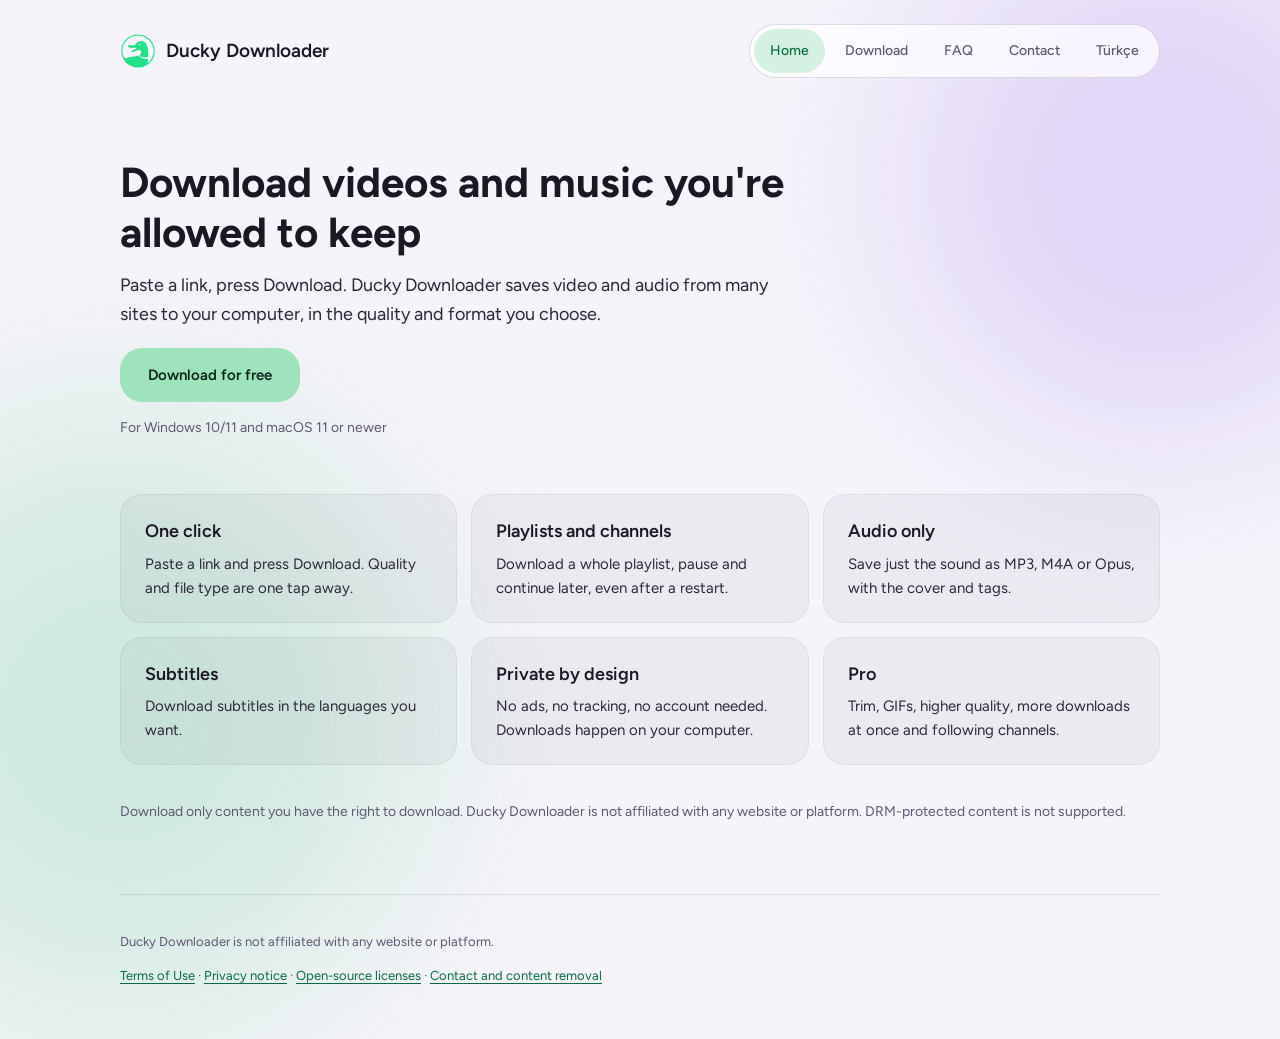
<file: index.html>
<!doctype html>
<html lang="en" data-theme="light">
<head>
<meta charset="utf-8">
<meta name="viewport" content="width=device-width, initial-scale=1">
<title>Ducky Downloader</title>
<meta http-equiv="Content-Security-Policy" content="default-src 'self'; script-src 'self'; style-src 'self'">
<link rel="stylesheet" href="assets/site.css">
<script src="assets/lang.js"></script>
</head>
<body>
<main class="main"><p><a href="en/index.html">English</a> · <a href="tr/index.html" lang="tr">Türkçe</a></p></main>
</body>
</html>
</file>
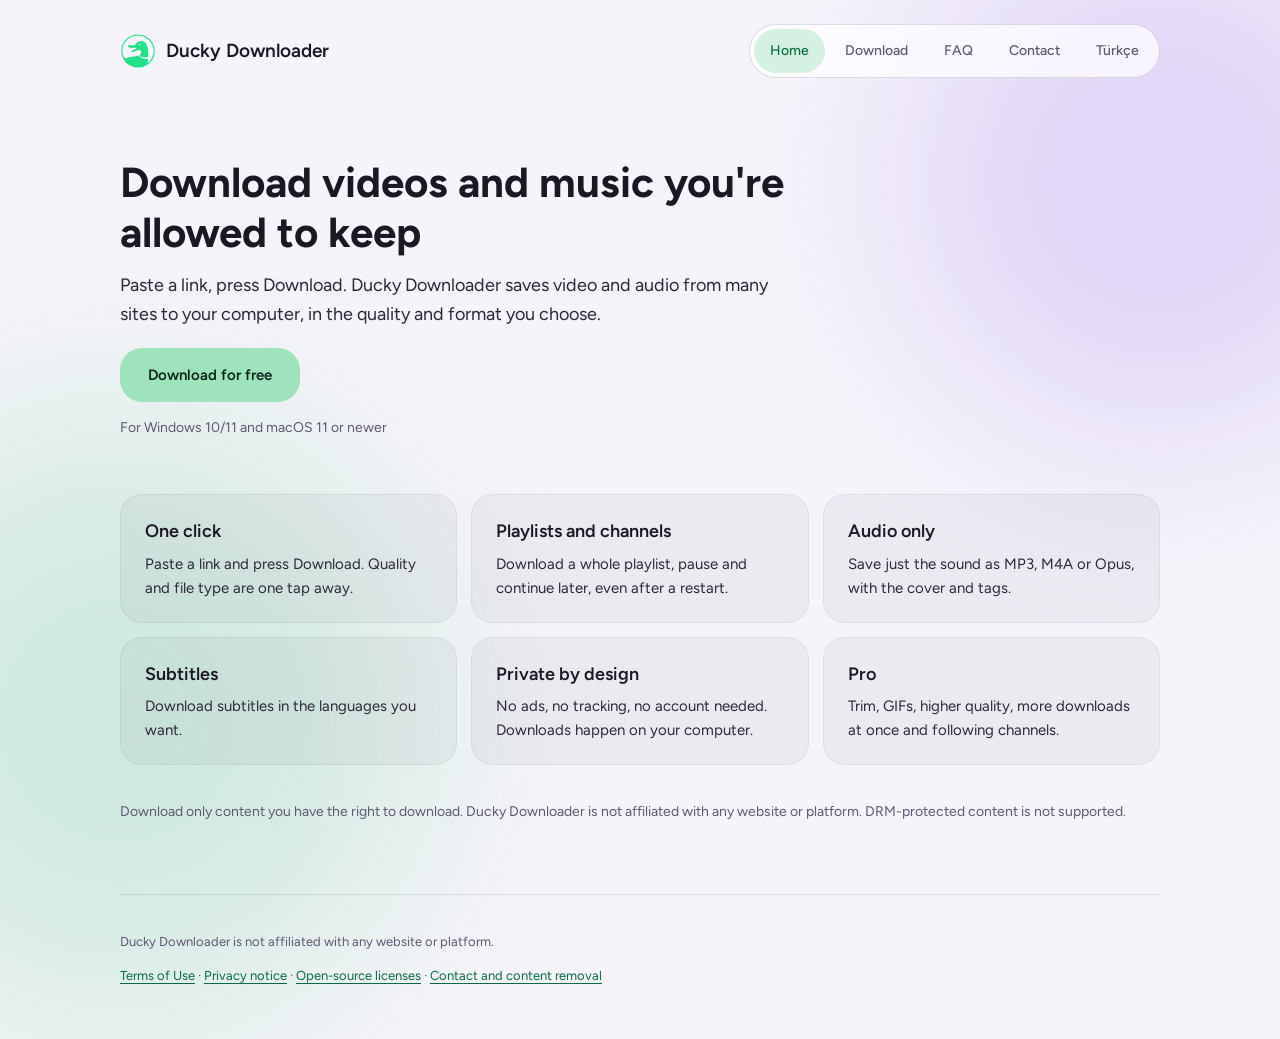
<file: en/index.html>
<!doctype html>
<html lang="en" data-theme="light">
<head>
<meta charset="utf-8">
<meta name="viewport" content="width=device-width, initial-scale=1">
<title>Download videos and music you're allowed to keep · Ducky Downloader</title>
<meta name="description" content="Paste a link, press Download. Ducky Downloader saves video and audio from many sites to your computer, in the quality and format you choose.">
<meta http-equiv="Content-Security-Policy" content="default-src 'self'; img-src 'self'; style-src 'self'; font-src 'self'; script-src 'self'; base-uri 'none'; form-action 'none'">
<meta name="referrer" content="no-referrer">
<link rel="icon" href="../assets/logo.png">
<link rel="stylesheet" href="../assets/site.css">
<script src="../assets/theme.js"></script>
</head>
<body>
<a class="skip" href="#main">Skip to content</a>
<div class="glow glow-lilac" aria-hidden="true"></div>
<div class="glow glow-mint" aria-hidden="true"></div>
<header class="header">
<a class="brand" href="index.html"><img src="../assets/logo.png" alt="" width="36" height="36"><span>Ducky Downloader</span></a>
<nav class="nav" aria-label="Home"><a href="index.html" aria-current="page">Home</a><a href="download.html">Download</a><a href="faq.html">FAQ</a><a href="contact.html">Contact</a><a href="../tr/index.html" lang="tr" hreflang="tr">Türkçe</a></nav>
</header>
<main id="main" class="main">
<section class="hero">
<h1>Download videos and music you're allowed to keep</h1>
<p class="lead">Paste a link, press Download. Ducky Downloader saves video and audio from many sites to your computer, in the quality and format you choose.</p>
<p><a class="button primary" href="download.html">Download for free</a></p>
<p class="muted">For Windows 10/11 and macOS 11 or newer</p>
</section>
<ul class="features">
<li class="card"><h2>One click</h2><p>Paste a link and press Download. Quality and file type are one tap away.</p></li>
<li class="card"><h2>Playlists and channels</h2><p>Download a whole playlist, pause and continue later, even after a restart.</p></li>
<li class="card"><h2>Audio only</h2><p>Save just the sound as MP3, M4A or Opus, with the cover and tags.</p></li>
<li class="card"><h2>Subtitles</h2><p>Download subtitles in the languages you want.</p></li>
<li class="card"><h2>Private by design</h2><p>No ads, no tracking, no account needed. Downloads happen on your computer.</p></li>
<li class="card"><h2>Pro</h2><p>Trim, GIFs, higher quality, more downloads at once and following channels.</p></li>
</ul>
<p class="note">Download only content you have the right to download. Ducky Downloader is not affiliated with any website or platform. DRM-protected content is not supported.</p>
</main>
<footer class="footer">
<p>Ducky Downloader is not affiliated with any website or platform.</p>
<p><a href="terms.html">Terms of Use</a> · <a href="privacy.html">Privacy notice</a> · <a href="licenses.html">Open-source licenses</a> · <a href="contact.html">Contact and content removal</a></p>
</footer>
</body>
</html>
</file>
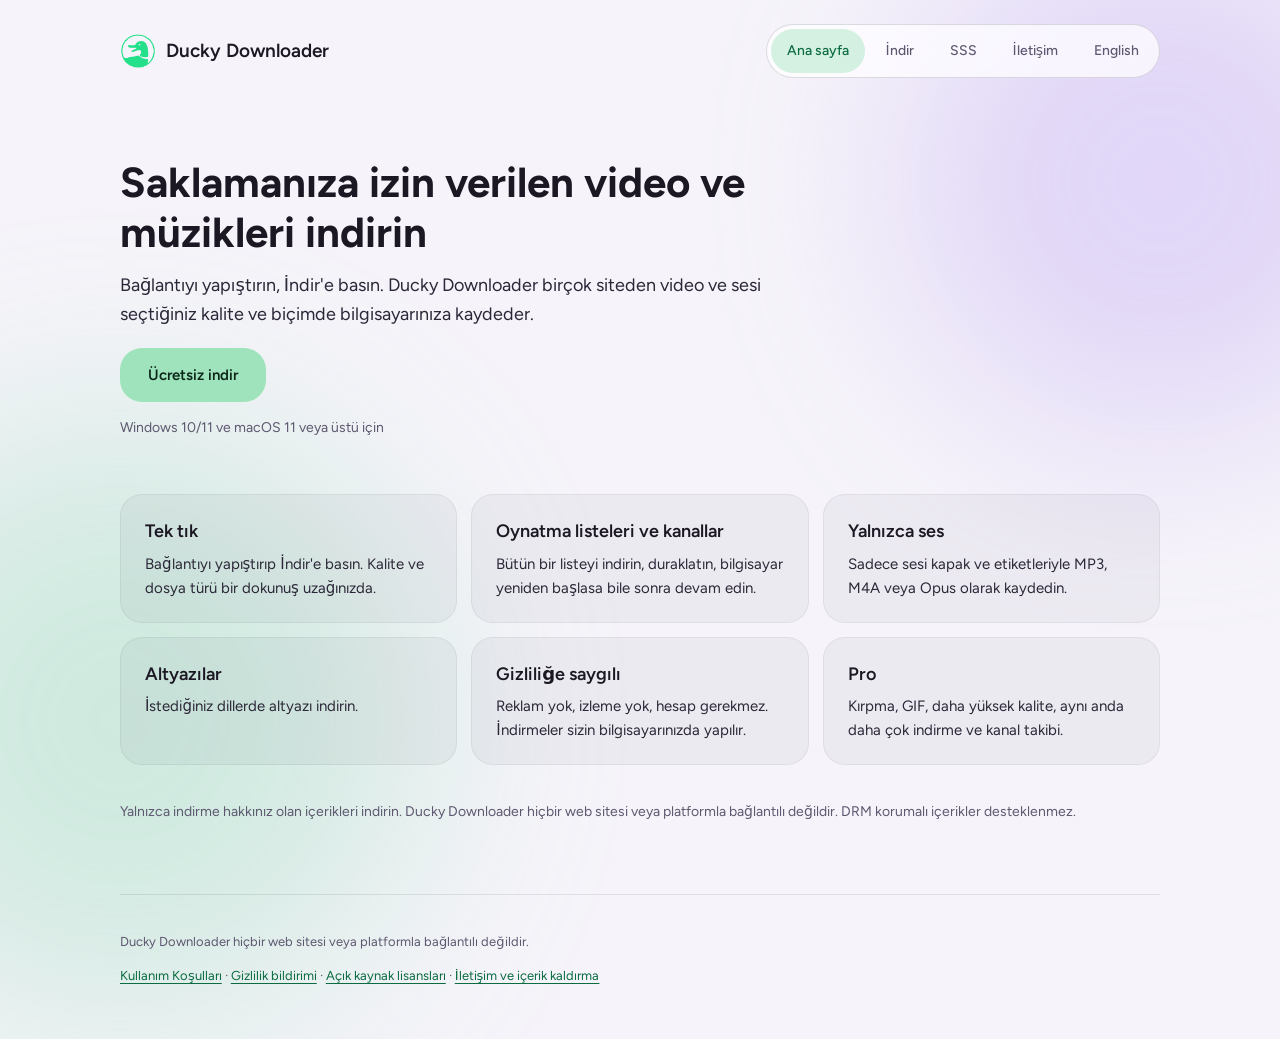
<file: tr/index.html>
<!doctype html>
<html lang="tr" data-theme="light">
<head>
<meta charset="utf-8">
<meta name="viewport" content="width=device-width, initial-scale=1">
<title>Saklamanıza izin verilen video ve müzikleri indirin · Ducky Downloader</title>
<meta name="description" content="Bağlantıyı yapıştırın, İndir'e basın. Ducky Downloader birçok siteden video ve sesi seçtiğiniz kalite ve biçimde bilgisayarınıza kaydeder.">
<meta http-equiv="Content-Security-Policy" content="default-src 'self'; img-src 'self'; style-src 'self'; font-src 'self'; script-src 'self'; base-uri 'none'; form-action 'none'">
<meta name="referrer" content="no-referrer">
<link rel="icon" href="../assets/logo.png">
<link rel="stylesheet" href="../assets/site.css">
<script src="../assets/theme.js"></script>
</head>
<body>
<a class="skip" href="#main">İçeriğe geç</a>
<div class="glow glow-lilac" aria-hidden="true"></div>
<div class="glow glow-mint" aria-hidden="true"></div>
<header class="header">
<a class="brand" href="index.html"><img src="../assets/logo.png" alt="" width="36" height="36"><span>Ducky Downloader</span></a>
<nav class="nav" aria-label="Ana sayfa"><a href="index.html" aria-current="page">Ana sayfa</a><a href="download.html">İndir</a><a href="faq.html">SSS</a><a href="contact.html">İletişim</a><a href="../en/index.html" lang="en" hreflang="en">English</a></nav>
</header>
<main id="main" class="main">
<section class="hero">
<h1>Saklamanıza izin verilen video ve müzikleri indirin</h1>
<p class="lead">Bağlantıyı yapıştırın, İndir'e basın. Ducky Downloader birçok siteden video ve sesi seçtiğiniz kalite ve biçimde bilgisayarınıza kaydeder.</p>
<p><a class="button primary" href="download.html">Ücretsiz indir</a></p>
<p class="muted">Windows 10/11 ve macOS 11 veya üstü için</p>
</section>
<ul class="features">
<li class="card"><h2>Tek tık</h2><p>Bağlantıyı yapıştırıp İndir'e basın. Kalite ve dosya türü bir dokunuş uzağınızda.</p></li>
<li class="card"><h2>Oynatma listeleri ve kanallar</h2><p>Bütün bir listeyi indirin, duraklatın, bilgisayar yeniden başlasa bile sonra devam edin.</p></li>
<li class="card"><h2>Yalnızca ses</h2><p>Sadece sesi kapak ve etiketleriyle MP3, M4A veya Opus olarak kaydedin.</p></li>
<li class="card"><h2>Altyazılar</h2><p>İstediğiniz dillerde altyazı indirin.</p></li>
<li class="card"><h2>Gizliliğe saygılı</h2><p>Reklam yok, izleme yok, hesap gerekmez. İndirmeler sizin bilgisayarınızda yapılır.</p></li>
<li class="card"><h2>Pro</h2><p>Kırpma, GIF, daha yüksek kalite, aynı anda daha çok indirme ve kanal takibi.</p></li>
</ul>
<p class="note">Yalnızca indirme hakkınız olan içerikleri indirin. Ducky Downloader hiçbir web sitesi veya platformla bağlantılı değildir. DRM korumalı içerikler desteklenmez.</p>
</main>
<footer class="footer">
<p>Ducky Downloader hiçbir web sitesi veya platformla bağlantılı değildir.</p>
<p><a href="terms.html">Kullanım Koşulları</a> · <a href="privacy.html">Gizlilik bildirimi</a> · <a href="licenses.html">Açık kaynak lisansları</a> · <a href="contact.html">İletişim ve içerik kaldırma</a></p>
</footer>
</body>
</html>
</file>
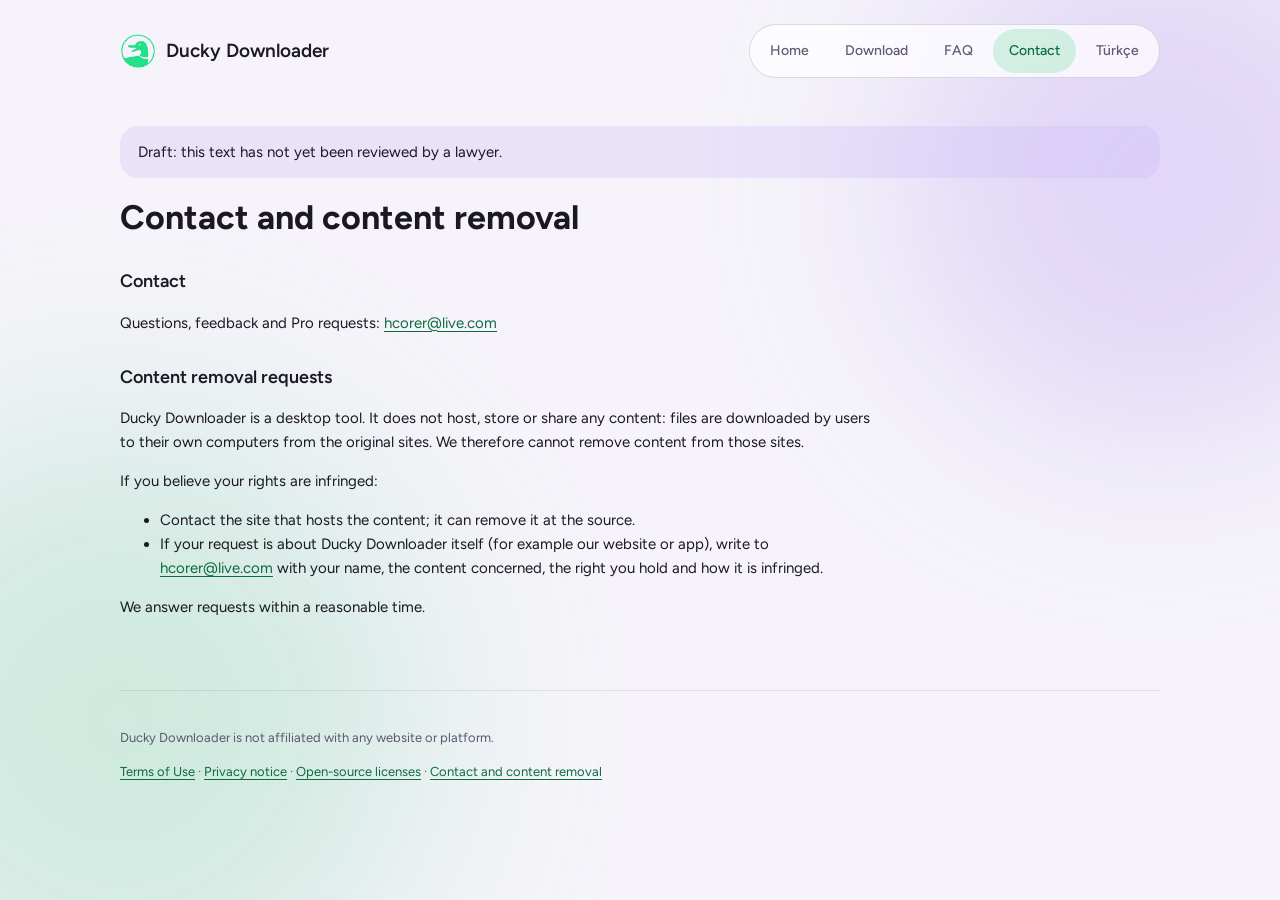
<file: en/contact.html>
<!doctype html>
<html lang="en" data-theme="light">
<head>
<meta charset="utf-8">
<meta name="viewport" content="width=device-width, initial-scale=1">
<title>Contact and content removal · Ducky Downloader</title>
<meta name="description" content="Paste a link, press Download. Ducky Downloader saves video and audio from many sites to your computer, in the quality and format you choose.">
<meta http-equiv="Content-Security-Policy" content="default-src 'self'; img-src 'self'; style-src 'self'; font-src 'self'; script-src 'self'; base-uri 'none'; form-action 'none'">
<meta name="referrer" content="no-referrer">
<link rel="icon" href="../assets/logo.png">
<link rel="stylesheet" href="../assets/site.css">
<script src="../assets/theme.js"></script>
</head>
<body>
<a class="skip" href="#main">Skip to content</a>
<div class="glow glow-lilac" aria-hidden="true"></div>
<div class="glow glow-mint" aria-hidden="true"></div>
<header class="header">
<a class="brand" href="index.html"><img src="../assets/logo.png" alt="" width="36" height="36"><span>Ducky Downloader</span></a>
<nav class="nav" aria-label="Home"><a href="index.html">Home</a><a href="download.html">Download</a><a href="faq.html">FAQ</a><a href="contact.html" aria-current="page">Contact</a><a href="../tr/contact.html" lang="tr" hreflang="tr">Türkçe</a></nav>
</header>
<main id="main" class="main">
<div class="notice" role="note">Draft: this text has not yet been reviewed by a lawyer.</div>
<article class="legal">
<h1>Contact and content removal</h1>
<h2>Contact</h2>
<p>Questions, feedback and Pro requests: <a href="mailto:hcorer@live.com">hcorer@live.com</a></p>
<h2>Content removal requests</h2>
<p>Ducky Downloader is a desktop tool. It does not host, store or share any content: files are downloaded by users to their own computers from the original sites. We therefore cannot remove content from those sites.</p>
<p>If you believe your rights are infringed:</p>
<ul><li>Contact the site that hosts the content; it can remove it at the source.</li><li>If your request is about Ducky Downloader itself (for example our website or app), write to <a href="mailto:hcorer@live.com">hcorer@live.com</a> with your name, the content concerned, the right you hold and how it is infringed.</li></ul>
<p>We answer requests within a reasonable time.</p>
</article>
</main>
<footer class="footer">
<p>Ducky Downloader is not affiliated with any website or platform.</p>
<p><a href="terms.html">Terms of Use</a> · <a href="privacy.html">Privacy notice</a> · <a href="licenses.html">Open-source licenses</a> · <a href="contact.html">Contact and content removal</a></p>
</footer>
</body>
</html>
</file>
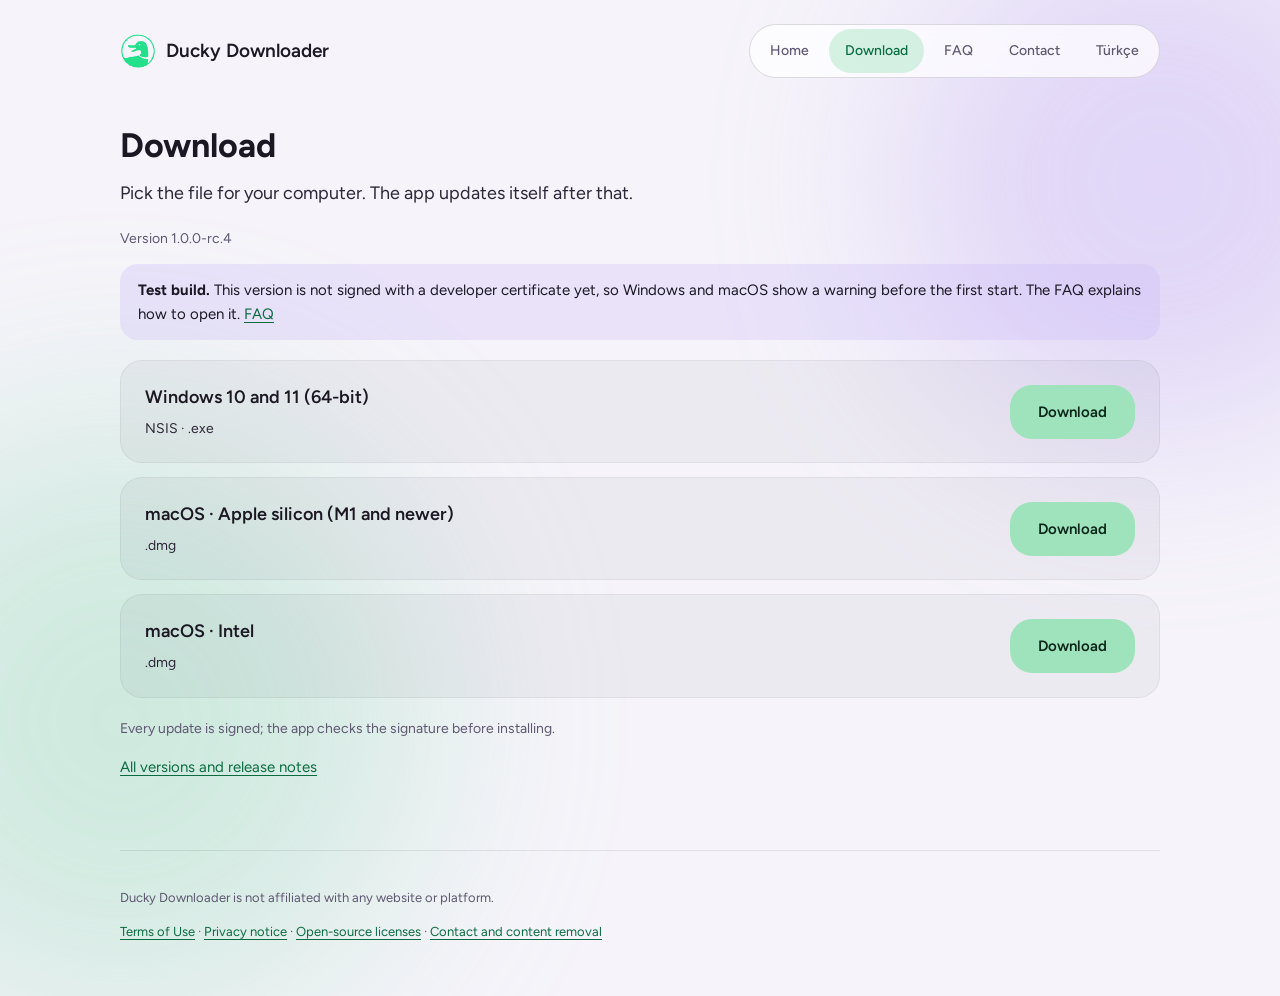
<file: en/download.html>
<!doctype html>
<html lang="en" data-theme="light">
<head>
<meta charset="utf-8">
<meta name="viewport" content="width=device-width, initial-scale=1">
<title>Download · Ducky Downloader</title>
<meta name="description" content="Paste a link, press Download. Ducky Downloader saves video and audio from many sites to your computer, in the quality and format you choose.">
<meta http-equiv="Content-Security-Policy" content="default-src 'self'; img-src 'self'; style-src 'self'; font-src 'self'; script-src 'self'; base-uri 'none'; form-action 'none'">
<meta name="referrer" content="no-referrer">
<link rel="icon" href="../assets/logo.png">
<link rel="stylesheet" href="../assets/site.css">
<script src="../assets/theme.js"></script>
</head>
<body>
<a class="skip" href="#main">Skip to content</a>
<div class="glow glow-lilac" aria-hidden="true"></div>
<div class="glow glow-mint" aria-hidden="true"></div>
<header class="header">
<a class="brand" href="index.html"><img src="../assets/logo.png" alt="" width="36" height="36"><span>Ducky Downloader</span></a>
<nav class="nav" aria-label="Home"><a href="index.html">Home</a><a href="download.html" aria-current="page">Download</a><a href="faq.html">FAQ</a><a href="contact.html">Contact</a><a href="../tr/download.html" lang="tr" hreflang="tr">Türkçe</a></nav>
</header>
<main id="main" class="main">
<h1>Download</h1>
<p class="lead">Pick the file for your computer. The app updates itself after that.</p>
<p class="muted">Version 1.0.0-rc.4</p>
<div class="notice" role="note"><strong>Test build.</strong> This version is not signed with a developer certificate yet, so Windows and macOS show a warning before the first start. The FAQ explains how to open it. <a href="faq.html">FAQ</a></div>
<ul class="downloads">
<li class="card download"><div><h2>Windows 10 and 11 (64-bit)</h2><p class="muted">NSIS · .exe</p></div><a class="button primary" href="https://github.com/kindasadduck/ducky-downloader/releases/download/v1.0.0-rc.4/Ducky.Downloader_1.0.0-rc.4_x64-setup-unsigned.exe">Download</a></li>
<li class="card download"><div><h2>macOS · Apple silicon (M1 and newer)</h2><p class="muted">.dmg</p></div><a class="button primary" href="https://github.com/kindasadduck/ducky-downloader/releases/download/v1.0.0-rc.4/Ducky.Downloader_1.0.0-rc.4_aarch64-unsigned.dmg">Download</a></li>
<li class="card download"><div><h2>macOS · Intel</h2><p class="muted">.dmg</p></div><a class="button primary" href="https://github.com/kindasadduck/ducky-downloader/releases/download/v1.0.0-rc.4/Ducky.Downloader_1.0.0-rc.4_x64-unsigned.dmg">Download</a></li>
</ul>
<p class="muted">Every update is signed; the app checks the signature before installing.</p>
<p><a href="https://github.com/kindasadduck/ducky-downloader/releases">All versions and release notes</a></p>
</main>
<footer class="footer">
<p>Ducky Downloader is not affiliated with any website or platform.</p>
<p><a href="terms.html">Terms of Use</a> · <a href="privacy.html">Privacy notice</a> · <a href="licenses.html">Open-source licenses</a> · <a href="contact.html">Contact and content removal</a></p>
</footer>
</body>
</html>
</file>
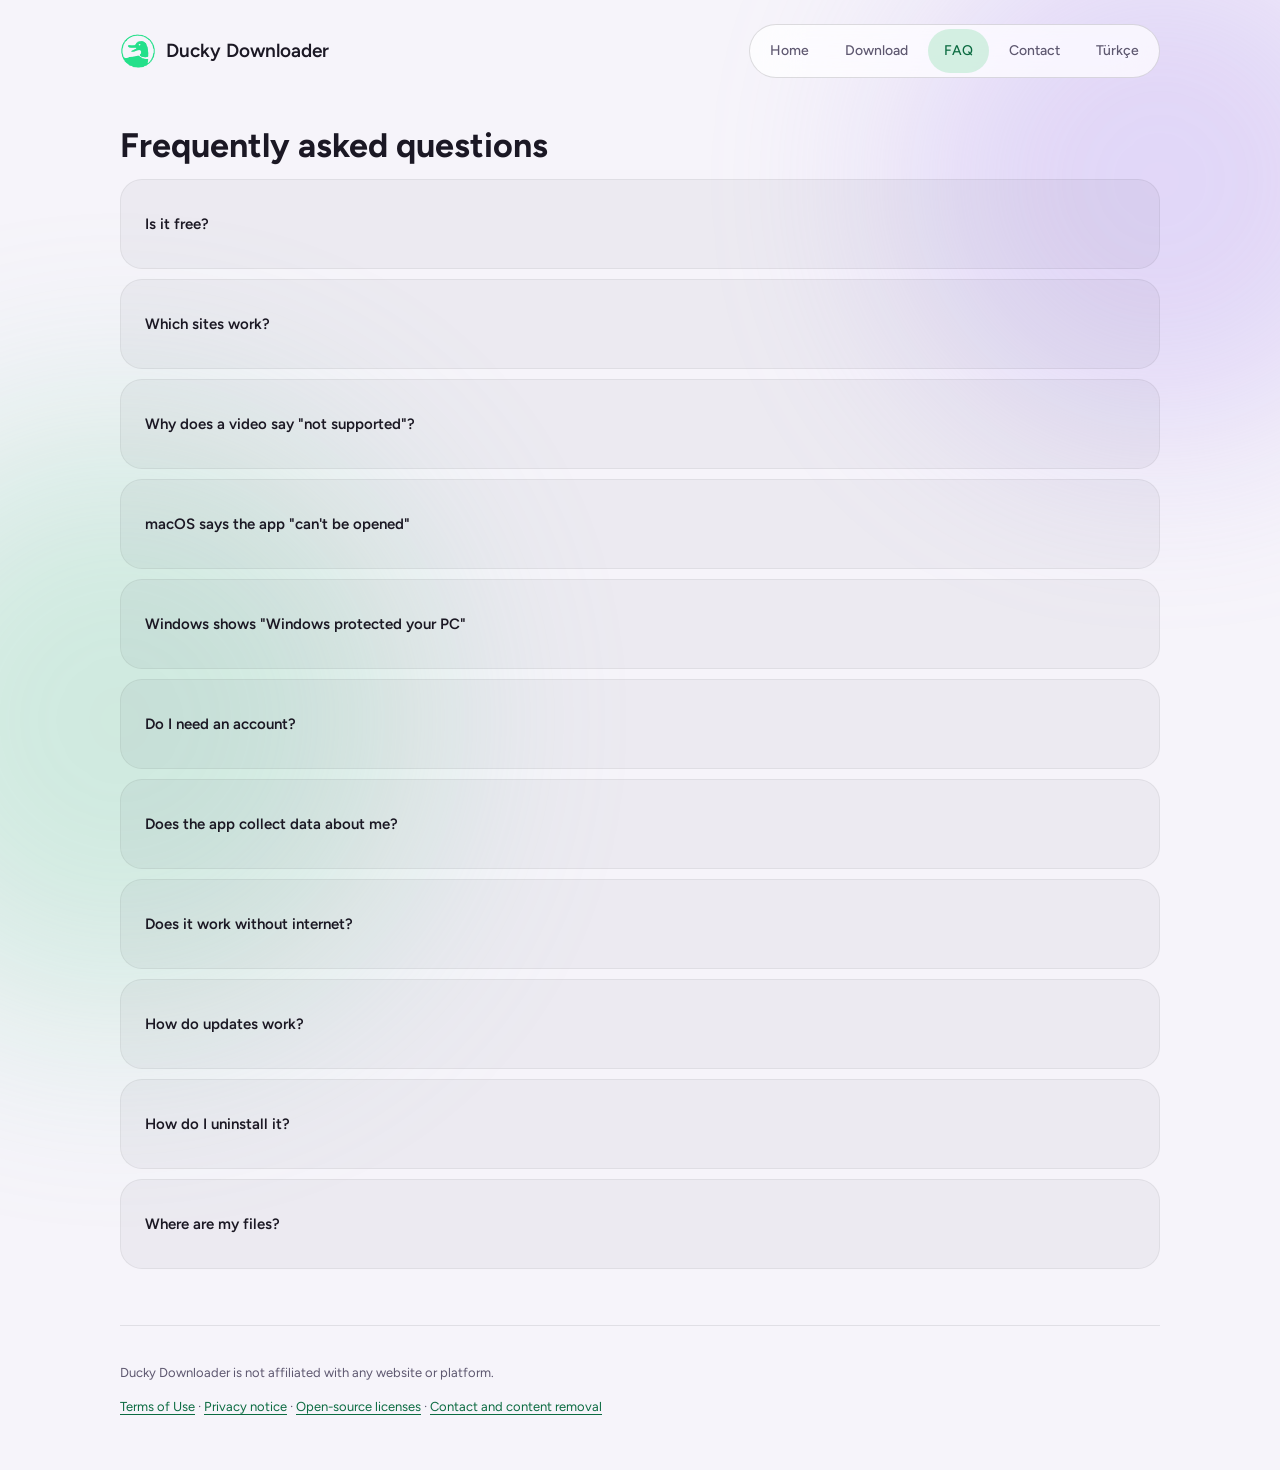
<file: en/faq.html>
<!doctype html>
<html lang="en" data-theme="light">
<head>
<meta charset="utf-8">
<meta name="viewport" content="width=device-width, initial-scale=1">
<title>Frequently asked questions · Ducky Downloader</title>
<meta name="description" content="Paste a link, press Download. Ducky Downloader saves video and audio from many sites to your computer, in the quality and format you choose.">
<meta http-equiv="Content-Security-Policy" content="default-src 'self'; img-src 'self'; style-src 'self'; font-src 'self'; script-src 'self'; base-uri 'none'; form-action 'none'">
<meta name="referrer" content="no-referrer">
<link rel="icon" href="../assets/logo.png">
<link rel="stylesheet" href="../assets/site.css">
<script src="../assets/theme.js"></script>
</head>
<body>
<a class="skip" href="#main">Skip to content</a>
<div class="glow glow-lilac" aria-hidden="true"></div>
<div class="glow glow-mint" aria-hidden="true"></div>
<header class="header">
<a class="brand" href="index.html"><img src="../assets/logo.png" alt="" width="36" height="36"><span>Ducky Downloader</span></a>
<nav class="nav" aria-label="Home"><a href="index.html">Home</a><a href="download.html">Download</a><a href="faq.html" aria-current="page">FAQ</a><a href="contact.html">Contact</a><a href="../tr/faq.html" lang="tr" hreflang="tr">Türkçe</a></nav>
</header>
<main id="main" class="main">
<h1>Frequently asked questions</h1>
<div class="faq">
<details class="card"><summary>Is it free?</summary><p>Yes. The free version downloads up to 1080p with all basic features. Pro adds trim, GIFs, higher quality, more downloads at once and following channels. In this version Pro is given out by request.</p></details>
<details class="card"><summary>Which sites work?</summary><p>Many popular video, social and music sites, plus direct file links. Sites change often; the app updates its download engine by itself to keep up.</p></details>
<details class="card"><summary>Why does a video say &quot;not supported&quot;?</summary><p>Live streams, photo posts and DRM-protected content (for example paid streaming services) are not supported. The app never tries to get around protection.</p></details>
<details class="card"><summary>macOS says the app &quot;can't be opened&quot;</summary><p>Test builds are not signed with an Apple certificate yet. Open System Settings → Privacy &amp; Security, scroll down and click &quot;Open Anyway&quot; next to Ducky Downloader. You only need to do this once.</p></details>
<details class="card"><summary>Windows shows &quot;Windows protected your PC&quot;</summary><p>Test builds are not signed yet. Click &quot;More info&quot;, then &quot;Run anyway&quot;. You only need to do this once.</p></details>
<details class="card"><summary>Do I need an account?</summary><p>No. The app works fully without one. An account is only needed for Pro.</p></details>
<details class="card"><summary>Does the app collect data about me?</summary><p>No. There is no tracking, no analytics and no ads. The app only contacts the sites you download from, update servers and, if you sign in, our account server.</p></details>
<details class="card"><summary>Does it work without internet?</summary><p>The app opens and shows your history and files without internet. Downloading needs a connection, of course.</p></details>
<details class="card"><summary>How do updates work?</summary><p>The app looks for a new version once a day and asks before installing. Updates are signed, and the signature is checked before anything is installed.</p></details>
<details class="card"><summary>How do I uninstall it?</summary><p>Windows: Settings → Apps → Ducky Downloader → Uninstall. macOS: drag Ducky Downloader from Applications to the Bin. Your downloaded files are never deleted. App settings stay unless you remove them (Windows asks during uninstall).</p></details>
<details class="card"><summary>Where are my files?</summary><p>In your Downloads folder unless you chose another one in the app. &quot;Show in folder&quot; in the history opens it.</p></details>
</div>
</main>
<footer class="footer">
<p>Ducky Downloader is not affiliated with any website or platform.</p>
<p><a href="terms.html">Terms of Use</a> · <a href="privacy.html">Privacy notice</a> · <a href="licenses.html">Open-source licenses</a> · <a href="contact.html">Contact and content removal</a></p>
</footer>
</body>
</html>
</file>
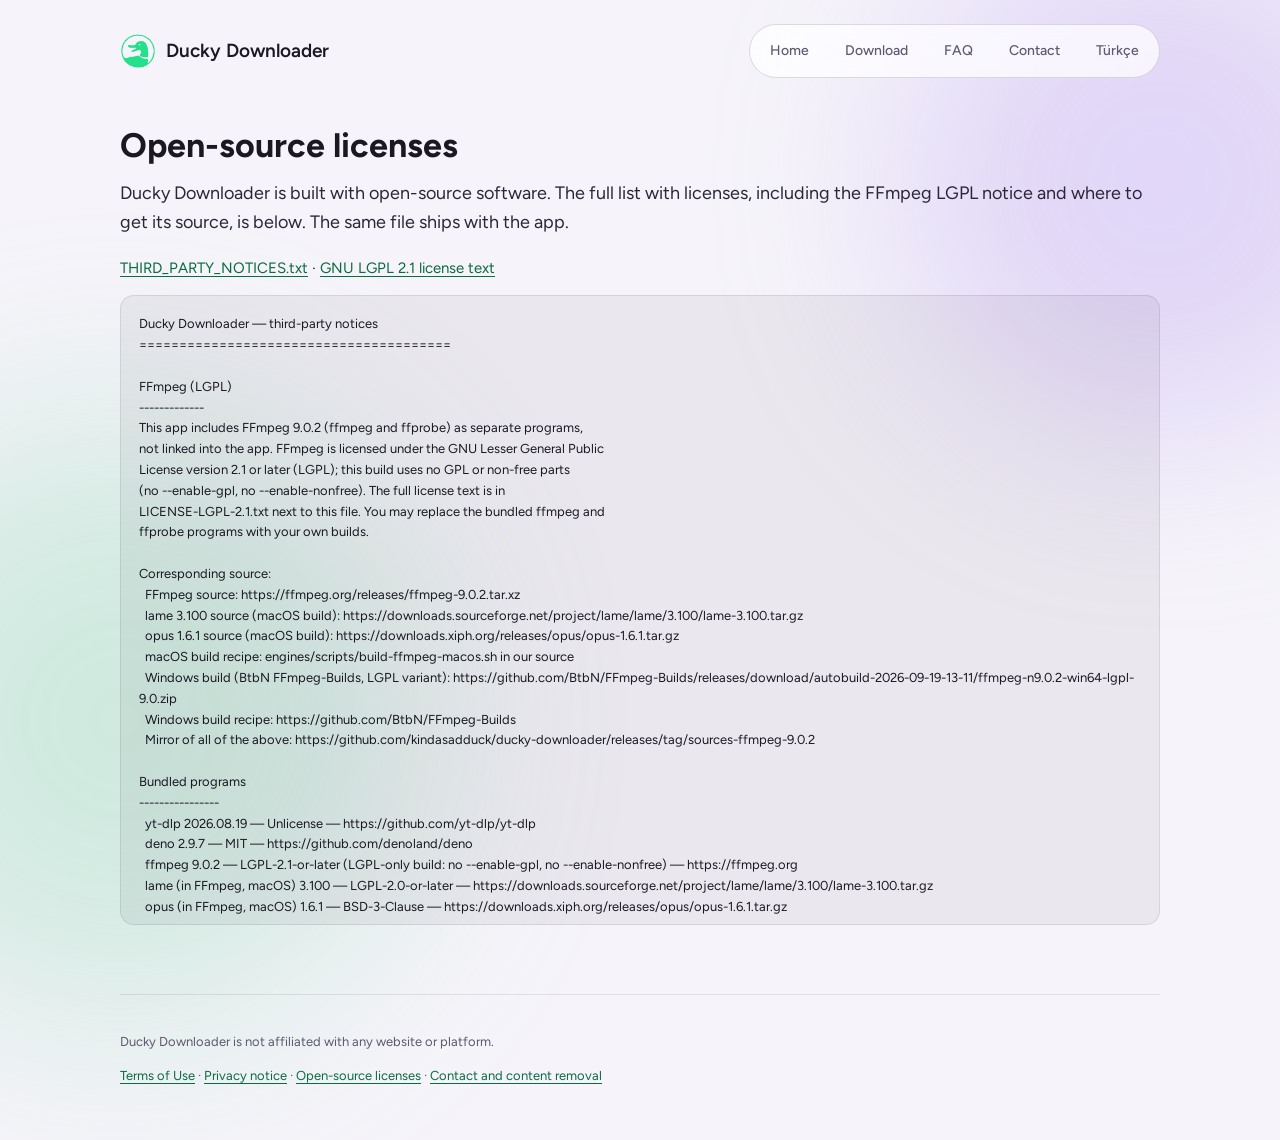
<file: en/licenses.html>
<!doctype html>
<html lang="en" data-theme="light">
<head>
<meta charset="utf-8">
<meta name="viewport" content="width=device-width, initial-scale=1">
<title>Open-source licenses · Ducky Downloader</title>
<meta name="description" content="Paste a link, press Download. Ducky Downloader saves video and audio from many sites to your computer, in the quality and format you choose.">
<meta http-equiv="Content-Security-Policy" content="default-src 'self'; img-src 'self'; style-src 'self'; font-src 'self'; script-src 'self'; base-uri 'none'; form-action 'none'">
<meta name="referrer" content="no-referrer">
<link rel="icon" href="../assets/logo.png">
<link rel="stylesheet" href="../assets/site.css">
<script src="../assets/theme.js"></script>
</head>
<body>
<a class="skip" href="#main">Skip to content</a>
<div class="glow glow-lilac" aria-hidden="true"></div>
<div class="glow glow-mint" aria-hidden="true"></div>
<header class="header">
<a class="brand" href="index.html"><img src="../assets/logo.png" alt="" width="36" height="36"><span>Ducky Downloader</span></a>
<nav class="nav" aria-label="Home"><a href="index.html">Home</a><a href="download.html">Download</a><a href="faq.html">FAQ</a><a href="contact.html">Contact</a><a href="../tr/licenses.html" lang="tr" hreflang="tr">Türkçe</a></nav>
</header>
<main id="main" class="main">
<h1>Open-source licenses</h1>
<p class="lead">Ducky Downloader is built with open-source software. The full list with licenses, including the FFmpeg LGPL notice and where to get its source, is below. The same file ships with the app.</p>
<p><a href="../THIRD_PARTY_NOTICES.txt">THIRD_PARTY_NOTICES.txt</a> · <a href="../LICENSE-LGPL-2.1.txt">GNU LGPL 2.1 license text</a></p>
<pre class="notices">Ducky Downloader — third-party notices
=======================================

FFmpeg (LGPL)
-------------
This app includes FFmpeg 9.0.2 (ffmpeg and ffprobe) as separate programs,
not linked into the app. FFmpeg is licensed under the GNU Lesser General Public
License version 2.1 or later (LGPL); this build uses no GPL or non-free parts
(no --enable-gpl, no --enable-nonfree). The full license text is in
LICENSE-LGPL-2.1.txt next to this file. You may replace the bundled ffmpeg and
ffprobe programs with your own builds.

Corresponding source:
  FFmpeg source: https://ffmpeg.org/releases/ffmpeg-9.0.2.tar.xz
  lame 3.100 source (macOS build): https://downloads.sourceforge.net/project/lame/lame/3.100/lame-3.100.tar.gz
  opus 1.6.1 source (macOS build): https://downloads.xiph.org/releases/opus/opus-1.6.1.tar.gz
  macOS build recipe: engines/scripts/build-ffmpeg-macos.sh in our source
  Windows build (BtbN FFmpeg-Builds, LGPL variant): https://github.com/BtbN/FFmpeg-Builds/releases/download/autobuild-2026-09-19-13-11/ffmpeg-n9.0.2-win64-lgpl-9.0.zip
  Windows build recipe: https://github.com/BtbN/FFmpeg-Builds
  Mirror of all of the above: https://github.com/kindasadduck/ducky-downloader/releases/tag/sources-ffmpeg-9.0.2

Bundled programs
----------------
  yt-dlp 2026.08.19 — Unlicense — https://github.com/yt-dlp/yt-dlp
  deno 2.9.7 — MIT — https://github.com/denoland/deno
  ffmpeg 9.0.2 — LGPL-2.1-or-later (LGPL-only build: no --enable-gpl, no --enable-nonfree) — https://ffmpeg.org
  lame (in FFmpeg, macOS) 3.100 — LGPL-2.0-or-later — https://downloads.sourceforge.net/project/lame/lame/3.100/lame-3.100.tar.gz
  opus (in FFmpeg, macOS) 1.6.1 — BSD-3-Clause — https://downloads.xiph.org/releases/opus/opus-1.6.1.tar.gz

App core (Rust crates)
----------------------
  adler2 2.0.1 — 0BSD OR MIT OR Apache-2.0 — https://github.com/oyvindln/adler2
  aead 0.6.1 — MIT OR Apache-2.0 — https://github.com/RustCrypto/traits
  aes 0.9.3 — MIT OR Apache-2.0 — https://github.com/RustCrypto/block-ciphers
  aes-gcm 0.11.1 — Apache-2.0 OR MIT — https://github.com/RustCrypto/AEADs
  aho-corasick 1.1.5 — Unlicense OR MIT — https://github.com/BurntSushi/aho-corasick
  alloc-no-stdlib 2.0.4 — BSD-3-Clause — https://github.com/dropbox/rust-alloc-no-stdlib
  alloc-stdlib 0.2.4 — BSD-3-Clause — https://github.com/dropbox/rust-alloc-no-stdlib
  anyhow 1.0.104 — MIT OR Apache-2.0 — https://github.com/dtolnay/anyhow
  arboard 3.6.1 — MIT OR Apache-2.0 — https://github.com/1Password/arboard
  atomic-waker 1.1.2 — Apache-2.0 OR MIT — https://github.com/smol-rs/atomic-waker
  auto-launch 0.5.0 — MIT — https://github.com/zzzgydi/auto-launch.git
  aws-lc-rs 1.18.1 — ISC AND (Apache-2.0 OR ISC) — https://github.com/aws/aws-lc-rs
  aws-lc-sys 0.45.0 — ISC AND (Apache-2.0 OR ISC) AND Apache-2.0 AND MIT AND BSD-3-Clause AND (Apache-2.0 OR ISC OR MIT) AND (Apache-2.0 OR ISC OR MIT-0) — https://github.com/aws/aws-lc-rs
  base64 0.21.7 — MIT OR Apache-2.0 — https://github.com/marshallpierce/rust-base64
  base64 0.22.1 — MIT OR Apache-2.0 — https://github.com/marshallpierce/rust-base64
  base64 0.23.1 — MIT OR Apache-2.0 — https://github.com/marshallpierce/rust-base64
  bit-set 0.8.0 — Apache-2.0 OR MIT — https://github.com/contain-rs/bit-set
  bit-vec 0.8.0 — Apache-2.0 OR MIT — https://github.com/contain-rs/bit-vec
  bitflags 1.3.2 — MIT/Apache-2.0 — https://github.com/bitflags/bitflags
  bitflags 2.13.2 — MIT OR Apache-2.0 — https://github.com/bitflags/bitflags
  block-buffer 0.10.4 — MIT OR Apache-2.0 — https://github.com/RustCrypto/utils
  block-buffer 0.12.1 — MIT OR Apache-2.0 — https://github.com/RustCrypto/utils
  block2 0.6.2 — MIT — https://github.com/madsmtm/objc2
  brotli 8.0.4 — BSD-3-Clause AND MIT — https://github.com/dropbox/rust-brotli
  brotli-decompressor 5.0.3 — BSD-3-Clause/MIT — https://github.com/dropbox/rust-brotli-decompressor
  bs58 0.5.1 — MIT/Apache-2.0 — https://github.com/Nullus157/bs58-rs
  bumpalo 3.20.3 — MIT OR Apache-2.0 — https://github.com/fitzgen/bumpalo
  bytemuck 1.25.2 — Zlib OR Apache-2.0 OR MIT — https://github.com/Lokathor/bytemuck
  byteorder 1.5.0 — Unlicense OR MIT — https://github.com/BurntSushi/byteorder
  byteorder-lite 0.1.0 — Unlicense OR MIT — https://github.com/image-rs/byteorder-lite
  bytes 1.12.1 — MIT — https://github.com/tokio-rs/bytes
  camino 1.2.6 — MIT OR Apache-2.0 — https://github.com/camino-rs/camino
  cargo_metadata 0.19.2 — MIT — https://github.com/oli-obk/cargo_metadata
  cargo-platform 0.1.9 — MIT OR Apache-2.0 — https://github.com/rust-lang/cargo
  cfb 0.7.3 — MIT — https://github.com/mdsteele/rust-cfb
  cfg-if 1.0.5 — MIT OR Apache-2.0 — https://github.com/rust-lang/cfg-if
  chacha20 0.10.2 — MIT OR Apache-2.0 — https://github.com/RustCrypto/stream-ciphers
  chrono 0.4.45 — MIT OR Apache-2.0 — https://github.com/chronotope/chrono
  cipher 0.5.2 — MIT OR Apache-2.0 — https://github.com/RustCrypto/traits
  clipboard-win 5.4.1 — BSL-1.0 — https://github.com/DoumanAsh/clipboard-win
  cmov 0.5.4 — Apache-2.0 OR MIT — https://github.com/RustCrypto/utils
  const-oid 0.10.2 — Apache-2.0 OR MIT — https://github.com/RustCrypto/formats
  cookie 0.18.2 — MIT OR Apache-2.0 — https://github.com/SergioBenitez/cookie-rs
  core-foundation 0.10.1 — MIT OR Apache-2.0 — https://github.com/servo/core-foundation-rs
  core-foundation 0.9.4 — MIT OR Apache-2.0 — https://github.com/servo/core-foundation-rs
  core-foundation-sys 0.8.7 — MIT OR Apache-2.0 — https://github.com/servo/core-foundation-rs
  core-graphics 0.25.0 — MIT OR Apache-2.0 — https://github.com/servo/core-foundation-rs
  core-graphics-types 0.2.0 — MIT OR Apache-2.0 — https://github.com/servo/core-foundation-rs
  cpubits 0.1.1 — MIT OR Apache-2.0 — https://github.com/RustCrypto/utils
  cpufeatures 0.2.17 — MIT OR Apache-2.0 — https://github.com/RustCrypto/utils
  cpufeatures 0.3.1 — MIT OR Apache-2.0 — https://github.com/RustCrypto/utils
  crc32fast 1.5.2 — MIT OR Apache-2.0 — https://github.com/srijs/rust-crc32fast
  crossbeam-channel 0.5.17 — MIT OR Apache-2.0 — https://github.com/crossbeam-rs/crossbeam
  crossbeam-utils 0.8.23 — MIT OR Apache-2.0 — https://github.com/crossbeam-rs/crossbeam
  crypto-common 0.1.7 — MIT OR Apache-2.0 — https://github.com/RustCrypto/traits
  crypto-common 0.2.2 — MIT OR Apache-2.0 — https://github.com/RustCrypto/traits
  cssparser 0.36.0 — MPL-2.0 — https://github.com/servo/rust-cssparser
  cssparser-macros 0.6.1 — MPL-2.0 — https://github.com/servo/rust-cssparser
  ctor 0.8.0 — Apache-2.0 OR MIT — https://github.com/mmastrac/rust-ctor
  ctor-proc-macro 0.0.7 — Apache-2.0 OR MIT — https://github.com/mmastrac/rust-ctor
  ctr 0.10.1 — MIT OR Apache-2.0 — https://github.com/RustCrypto/block-modes
  ctutils 0.4.2 — Apache-2.0 OR MIT — https://github.com/RustCrypto/utils
  curve25519-dalek 5.0.0 — BSD-3-Clause — https://github.com/dalek-cryptography/curve25519-dalek/tree/main/curve25519-dalek
  curve25519-dalek-derive 0.1.1 — MIT/Apache-2.0 — https://github.com/dalek-cryptography/curve25519-dalek
  darling 0.24.1 — MIT — https://github.com/TedDriggs/darling
  darling_core 0.24.1 — MIT — https://github.com/TedDriggs/darling
  darling_macro 0.24.1 — MIT — https://github.com/TedDriggs/darling
  defmt 1.1.1 — MIT OR Apache-2.0 — https://github.com/knurling-rs/defmt
  defmt-macros 1.1.1 — MIT OR Apache-2.0 — https://github.com/knurling-rs/defmt
  defmt-parser 1.0.0 — MIT OR Apache-2.0 — https://github.com/knurling-rs/defmt
  deranged 0.5.8 — MIT OR Apache-2.0 — https://github.com/jhpratt/deranged
  derive_more 2.1.1 — MIT — https://github.com/JelteF/derive_more
  derive_more-impl 2.1.1 — MIT — https://github.com/JelteF/derive_more
  digest 0.10.7 — MIT OR Apache-2.0 — https://github.com/RustCrypto/traits
  digest 0.11.3 — MIT OR Apache-2.0 — https://github.com/RustCrypto/traits
  dirs 4.0.0 — MIT OR Apache-2.0 — https://github.com/soc/dirs-rs
  dirs 6.0.0 — MIT OR Apache-2.0 — https://github.com/soc/dirs-rs
  dirs-sys 0.3.7 — MIT OR Apache-2.0 — https://github.com/dirs-dev/dirs-sys-rs
  dirs-sys 0.5.0 — MIT OR Apache-2.0 — https://github.com/dirs-dev/dirs-sys-rs
  dispatch2 0.3.1 — Zlib OR Apache-2.0 OR MIT — https://github.com/madsmtm/objc2
  displaydoc 0.2.7 — MIT OR Apache-2.0 — https://github.com/yaahc/displaydoc
  dom_query 0.27.0 — MIT — https://github.com/niklak/dom_query
  dpi 0.1.2 — Apache-2.0 AND MIT — https://github.com/rust-windowing/winit
  dtoa 1.0.11 — MIT OR Apache-2.0 — https://github.com/dtolnay/dtoa
  dtoa-short 0.3.5 — MPL-2.0 — https://github.com/upsuper/dtoa-short
  dtor 0.3.0 — Apache-2.0 OR MIT — https://github.com/mmastrac/rust-ctor
  dtor-proc-macro 0.0.6 — Apache-2.0 OR MIT — https://github.com/mmastrac/rust-ctor
  dunce 1.0.5 — CC0-1.0 OR MIT-0 OR Apache-2.0 — https://gitlab.com/kornelski/dunce
  dyn-clone 1.0.20 — MIT OR Apache-2.0 — https://github.com/dtolnay/dyn-clone
  ed25519 3.0.0 — Apache-2.0 OR MIT — https://github.com/RustCrypto/signatures
  ed25519-dalek 3.0.0 — BSD-3-Clause — https://github.com/dalek-cryptography/curve25519-dalek/tree/main/ed25519-dalek
  embed_plist 1.2.2 — MIT OR Apache-2.0 — https://github.com/nvzqz/embed-plist-rs
  equivalent 1.0.2 — Apache-2.0 OR MIT — https://github.com/indexmap-rs/equivalent
  erased-serde 0.4.10 — MIT OR Apache-2.0 — https://github.com/dtolnay/erased-serde
  errno 0.3.14 — MIT OR Apache-2.0 — https://github.com/lambda-fairy/rust-errno
  error-code 3.4.0 — BSL-1.0 — https://github.com/DoumanAsh/error-code
  fallible-iterator 0.3.0 — MIT/Apache-2.0 — https://github.com/sfackler/rust-fallible-iterator
  fallible-streaming-iterator 0.1.9 — MIT/Apache-2.0 — https://github.com/sfackler/fallible-streaming-iterator
  fastrand 2.5.0 — Apache-2.0 OR MIT — https://github.com/smol-rs/fastrand
  fax 0.2.7 — MIT — https://github.com/pdf-rs/fax
  fdeflate 0.3.7 — MIT OR Apache-2.0 — https://github.com/image-rs/fdeflate
  filetime 0.2.29 — MIT/Apache-2.0 — https://github.com/alexcrichton/filetime
  flate2 1.1.10 — MIT OR Apache-2.0 — https://github.com/rust-lang/flate2-rs
  fnv 1.0.7 — Apache-2.0 / MIT — https://github.com/servo/rust-fnv
  foldhash 0.2.0 — Zlib — https://github.com/orlp/foldhash
  foreign-types 0.5.0 — MIT/Apache-2.0 — https://github.com/sfackler/foreign-types
  foreign-types-macros 0.2.4 — MIT/Apache-2.0 — https://github.com/sfackler/foreign-types
  foreign-types-shared 0.3.1 — MIT/Apache-2.0 — https://github.com/sfackler/foreign-types
  form_urlencoded 1.2.2 — MIT OR Apache-2.0 — https://github.com/servo/rust-url
  fs4 1.1.0 — MIT OR Apache-2.0 — https://github.com/al8n/fs4
  futures-channel 0.3.34 — MIT OR Apache-2.0 — https://github.com/rust-lang/futures-rs
  futures-core 0.3.34 — MIT OR Apache-2.0 — https://github.com/rust-lang/futures-rs
  futures-io 0.3.34 — MIT OR Apache-2.0 — https://github.com/rust-lang/futures-rs
  futures-macro 0.3.34 — MIT OR Apache-2.0 — https://github.com/rust-lang/futures-rs
  futures-sink 0.3.34 — MIT OR Apache-2.0 — https://github.com/rust-lang/futures-rs
  futures-task 0.3.34 — MIT OR Apache-2.0 — https://github.com/rust-lang/futures-rs
  futures-util 0.3.34 — MIT OR Apache-2.0 — https://github.com/rust-lang/futures-rs
  generic-array 0.14.7 — MIT — https://github.com/fizyk20/generic-array.git
  getrandom 0.2.17 — MIT OR Apache-2.0 — https://github.com/rust-random/getrandom
  getrandom 0.3.4 — MIT OR Apache-2.0 — https://github.com/rust-random/getrandom
  getrandom 0.4.3 — MIT OR Apache-2.0 — https://github.com/rust-random/getrandom
  ghash 0.6.0 — Apache-2.0 OR MIT — https://github.com/RustCrypto/universal-hashes
  glob 0.3.4 — MIT OR Apache-2.0 — https://github.com/rust-lang/glob
  half 2.7.1 — MIT OR Apache-2.0 — https://github.com/VoidStarKat/half-rs
  hashbrown 0.12.3 — MIT OR Apache-2.0 — https://github.com/rust-lang/hashbrown
  hashbrown 0.17.1 — MIT OR Apache-2.0 — https://github.com/rust-lang/hashbrown
  hashlink 0.12.2 — MIT OR Apache-2.0 — https://github.com/djc/hashlink
  heck 0.5.0 — MIT OR Apache-2.0 — https://github.com/withoutboats/heck
  hex 0.4.3 — MIT OR Apache-2.0 — https://github.com/KokaKiwi/rust-hex
  html5ever 0.38.0 — MIT OR Apache-2.0 — https://github.com/servo/html5ever
  http 1.5.0 — MIT OR Apache-2.0 — https://github.com/hyperium/http
  http-body 1.1.0 — MIT — https://github.com/hyperium/http-body
  http-body-util 0.1.5 — MIT — https://github.com/hyperium/http-body
  httparse 1.10.1 — MIT OR Apache-2.0 — https://github.com/seanmonstar/httparse
  hybrid-array 0.4.15 — MIT OR Apache-2.0 — https://github.com/RustCrypto/hybrid-array
  hyper 1.11.1 — MIT — https://github.com/hyperium/hyper
  hyper-rustls 0.27.10 — Apache-2.0 OR ISC OR MIT — https://github.com/rustls/hyper-rustls
  hyper-util 0.1.20 — MIT — https://github.com/hyperium/hyper-util
  iana-time-zone 0.1.65 — MIT OR Apache-2.0 — https://github.com/strawlab/iana-time-zone
  ico 0.5.0 — MIT — https://github.com/mdsteele/rust-ico
  icu_collections 2.3.0 — Unicode-3.0 — https://github.com/unicode-org/icu4x
  icu_locale_core 2.3.0 — Unicode-3.0 — https://github.com/unicode-org/icu4x
  icu_normalizer 2.3.0 — Unicode-3.0 — https://github.com/unicode-org/icu4x
  icu_normalizer_data 2.3.0 — Unicode-3.0 — https://github.com/unicode-org/icu4x
  icu_properties 2.3.0 — Unicode-3.0 — https://github.com/unicode-org/icu4x
  icu_properties_data 2.3.0 — Unicode-3.0 — https://github.com/unicode-org/icu4x
  icu_provider 2.3.1 — Unicode-3.0 — https://github.com/unicode-org/icu4x
  ident_case 1.0.1 — MIT/Apache-2.0 — https://github.com/TedDriggs/ident_case
  idna 1.1.0 — MIT OR Apache-2.0 — https://github.com/servo/rust-url/
  idna_adapter 1.2.2 — Apache-2.0 OR MIT — https://github.com/hsivonen/idna_adapter
  image 0.25.10 — MIT OR Apache-2.0 — https://github.com/image-rs/image
  indexmap 1.9.3 — Apache-2.0 OR MIT — https://github.com/bluss/indexmap
  indexmap 2.14.2 — Apache-2.0 OR MIT — https://github.com/indexmap-rs/indexmap
  infer 0.19.0 — MIT — https://github.com/bojand/infer
  inout 0.2.2 — MIT OR Apache-2.0 — https://github.com/RustCrypto/utils
  ipnet 2.12.2 — MIT OR Apache-2.0 — https://github.com/krisprice/ipnet
  itoa 1.0.18 — MIT OR Apache-2.0 — https://github.com/dtolnay/itoa
  jiff 0.2.37 — Unlicense OR MIT — https://github.com/BurntSushi/jiff
  jiff-core 0.1.1 — Unlicense OR MIT — https://github.com/BurntSushi/jiff
  jiff-tzdb 0.1.8 — Unlicense OR MIT — https://github.com/BurntSushi/jiff
  jiff-tzdb-platform 0.1.3 — Unlicense OR MIT — https://github.com/BurntSushi/jiff
  json-patch 3.0.1 — MIT/Apache-2.0 — https://github.com/idubrov/json-patch
  jsonptr 0.6.3 — MIT OR Apache-2.0 — https://github.com/chanced/jsonptr
  keyboard-types 0.7.0 — MIT OR Apache-2.0 — https://github.com/pyfisch/keyboard-types
  keyring 3.6.3 — MIT OR Apache-2.0 — https://github.com/hwchen/keyring-rs.git
  lazy_static 1.5.0 — MIT OR Apache-2.0 — https://github.com/rust-lang-nursery/lazy-static.rs
  libc 0.2.189 — MIT OR Apache-2.0 — https://github.com/rust-lang/libc
  libsqlite3-sys 0.38.2 — MIT — https://github.com/rusqlite/rusqlite
  litemap 0.8.3 — Unicode-3.0 — https://github.com/unicode-org/icu4x
  lock_api 0.4.14 — MIT OR Apache-2.0 — https://github.com/Amanieu/parking_lot
  log 0.4.34 — MIT OR Apache-2.0 — https://github.com/rust-lang/log
  lru-slab 0.1.3 — MIT OR Apache-2.0 OR Zlib — https://github.com/Ralith/lru-slab
  mac-notification-sys 0.6.15 — MIT/Apache-2.0 — https://github.com/h4llow3En/mac-notification-sys
  markup5ever 0.38.0 — MIT OR Apache-2.0 — https://github.com/servo/html5ever
  memchr 2.8.3 — Unlicense OR MIT — https://github.com/BurntSushi/memchr
  mime 0.3.17 — MIT OR Apache-2.0 — https://github.com/hyperium/mime
  minisign-verify 0.2.5 — MIT — https://github.com/jedisct1/rust-minisign-verify
  miniz_oxide 0.8.9 — MIT OR Zlib OR Apache-2.0 — https://github.com/Frommi/miniz_oxide/tree/master/miniz_oxide
  miniz_oxide 0.9.1 — MIT OR Zlib OR Apache-2.0 — https://github.com/Frommi/miniz_oxide/tree/master/miniz_oxide
  mio 1.2.3 — MIT — https://github.com/tokio-rs/mio
  moxcms 0.8.1 — BSD-3-Clause OR Apache-2.0 — https://github.com/awxkee/moxcms.git
  muda 0.19.3 — Apache-2.0 OR MIT — https://github.com/tauri-apps/muda
  new_debug_unreachable 1.0.6 — MIT — https://github.com/mbrubeck/rust-debug-unreachable
  nix 0.31.3 — MIT — https://github.com/nix-rust/nix
  notify-rust 4.18.0 — MIT OR Apache-2.0 — https://github.com/hoodie/notify-rust
  num-conv 0.2.2 — MIT OR Apache-2.0 — https://github.com/jhpratt/num-conv
  num-traits 0.2.19 — MIT OR Apache-2.0 — https://github.com/rust-num/num-traits
  objc2 0.6.4 — MIT — https://github.com/madsmtm/objc2
  objc2-app-kit 0.3.2 — Zlib OR Apache-2.0 OR MIT — https://github.com/madsmtm/objc2
  objc2-core-foundation 0.3.2 — Zlib OR Apache-2.0 OR MIT — https://github.com/madsmtm/objc2
  objc2-core-graphics 0.3.2 — Zlib OR Apache-2.0 OR MIT — https://github.com/madsmtm/objc2
  objc2-encode 4.1.0 — MIT — https://github.com/madsmtm/objc2
  objc2-exception-helper 0.1.1 — Zlib OR Apache-2.0 OR MIT — https://github.com/madsmtm/objc2
  objc2-foundation 0.3.2 — MIT — https://github.com/madsmtm/objc2
  objc2-io-surface 0.3.2 — Zlib OR Apache-2.0 OR MIT — https://github.com/madsmtm/objc2
  objc2-osa-kit 0.3.2 — Zlib OR Apache-2.0 OR MIT — https://github.com/madsmtm/objc2
  objc2-quartz-core 0.3.2 — Zlib OR Apache-2.0 OR MIT — https://github.com/madsmtm/objc2
  objc2-web-kit 0.3.2 — Zlib OR Apache-2.0 OR MIT — https://github.com/madsmtm/objc2
  once_cell 1.21.4 — MIT OR Apache-2.0 — https://github.com/matklad/once_cell
  open 5.4.4 — MIT — https://github.com/Byron/open-rs
  option-ext 0.2.0 — MPL-2.0 — https://github.com/soc/option-ext.git
  osakit 0.3.1 — MIT OR Apache-2.0 — https://github.com/mdevils/rust-osakit
  parking_lot 0.12.5 — MIT OR Apache-2.0 — https://github.com/Amanieu/parking_lot
  parking_lot_core 0.9.12 — MIT OR Apache-2.0 — https://github.com/Amanieu/parking_lot
  percent-encoding 2.3.2 — MIT OR Apache-2.0 — https://github.com/servo/rust-url/
  phf 0.13.1 — MIT — https://github.com/rust-phf/rust-phf
  phf_generator 0.13.1 — MIT — https://github.com/rust-phf/rust-phf
  phf_macros 0.13.1 — MIT — https://github.com/rust-phf/rust-phf
  phf_shared 0.13.1 — MIT — https://github.com/rust-phf/rust-phf
  pin-project-lite 0.2.17 — Apache-2.0 OR MIT — https://github.com/taiki-e/pin-project-lite
  plist 1.10.1 — MIT — https://github.com/ebarnard/rust-plist/
  png 0.17.16 — MIT OR Apache-2.0 — https://github.com/image-rs/image-png
  png 0.18.1 — MIT OR Apache-2.0 — https://github.com/image-rs/image-png
  polyval 0.7.3 — Apache-2.0 OR MIT — https://github.com/RustCrypto/universal-hashes
  potential_utf 0.1.6 — Unicode-3.0 — https://github.com/unicode-org/icu4x
  powerfmt 0.2.0 — MIT OR Apache-2.0 — https://github.com/jhpratt/powerfmt
  ppv-lite86 0.2.21 — MIT OR Apache-2.0 — https://github.com/cryptocorrosion/cryptocorrosion
  precomputed-hash 0.1.1 — MIT — https://github.com/emilio/precomputed-hash
  proc-macro2 1.0.107 — MIT OR Apache-2.0 — https://github.com/dtolnay/proc-macro2
  pxfm 0.1.30 — BSD-3-Clause OR Apache-2.0 — https://github.com/awxkee/pxfm
  quick-error 2.0.1 — MIT/Apache-2.0 — http://github.com/tailhook/quick-error
  quick-xml 0.42.0 — MIT — https://github.com/tafia/quick-xml
  quinn 0.11.12 — MIT OR Apache-2.0 — https://github.com/quinn-rs/quinn
  quinn-proto 0.11.18 — MIT OR Apache-2.0 — https://github.com/quinn-rs/quinn
  quinn-udp 0.5.15 — MIT OR Apache-2.0 — https://github.com/quinn-rs/quinn
  quote 1.0.47 — MIT OR Apache-2.0 — https://github.com/dtolnay/quote
  rand 0.10.3 — MIT OR Apache-2.0 — https://github.com/rust-random/rand
  rand 0.9.5 — MIT OR Apache-2.0 — https://github.com/rust-random/rand
  rand_chacha 0.9.0 — MIT OR Apache-2.0 — https://github.com/rust-random/rand
  rand_core 0.10.1 — MIT OR Apache-2.0 — https://github.com/rust-random/rand_core
  rand_core 0.9.5 — MIT OR Apache-2.0 — https://github.com/rust-random/rand
  rand_pcg 0.10.2 — MIT OR Apache-2.0 — https://github.com/rust-random/rngs
  raw-window-handle 0.6.2 — MIT OR Apache-2.0 OR Zlib — https://github.com/rust-windowing/raw-window-handle
  ref-cast 1.0.27 — MIT OR Apache-2.0 — https://github.com/dtolnay/ref-cast
  ref-cast-impl 1.0.27 — MIT OR Apache-2.0 — https://github.com/dtolnay/ref-cast
  regex 1.13.1 — MIT OR Apache-2.0 — https://github.com/rust-lang/regex
  regex-automata 0.4.18 — MIT OR Apache-2.0 — https://github.com/rust-lang/regex
  regex-syntax 0.8.11 — MIT OR Apache-2.0 — https://github.com/rust-lang/regex
  reqwest 0.13.5 — MIT OR Apache-2.0 — https://github.com/seanmonstar/reqwest
  rfd 0.16.0 — MIT — https://github.com/PolyMeilex/rfd
  ring 0.17.14 — Apache-2.0 AND ISC — https://github.com/briansmith/ring
  rusqlite 0.40.2 — MIT — https://github.com/rusqlite/rusqlite
  rustc-hash 2.1.3 — Apache-2.0 OR MIT — https://github.com/rust-lang/rustc-hash
  rustix 1.1.5 — Apache-2.0 WITH LLVM-exception OR Apache-2.0 OR MIT — https://github.com/bytecodealliance/rustix
  rustls 0.23.45 — Apache-2.0 OR ISC OR MIT — https://github.com/rustls/rustls
  rustls-pki-types 1.15.1 — MIT OR Apache-2.0 — https://github.com/rustls/pki-types
  rustls-platform-verifier 0.7.0 — MIT OR Apache-2.0 — https://github.com/rustls/rustls-platform-verifier
  rustls-webpki 0.103.15 — ISC — https://github.com/rustls/webpki
  same-file 1.0.6 — Unlicense/MIT — https://github.com/BurntSushi/same-file
  schemars 0.8.22 — MIT — https://github.com/GREsau/schemars
  schemars 0.9.0 — MIT — https://github.com/GREsau/schemars
  schemars 1.2.2 — MIT — https://github.com/GREsau/schemars
  schemars_derive 0.8.22 — MIT — https://github.com/GREsau/schemars
  scopeguard 1.2.0 — MIT OR Apache-2.0 — https://github.com/bluss/scopeguard
  security-framework 3.7.0 — MIT OR Apache-2.0 — https://github.com/kornelski/rust-security-framework
  security-framework-sys 2.17.0 — MIT OR Apache-2.0 — https://github.com/kornelski/rust-security-framework
  selectors 0.36.1 — MPL-2.0 — https://github.com/servo/stylo
  semver 1.0.28 — MIT OR Apache-2.0 — https://github.com/dtolnay/semver
  serde 1.0.229 — MIT OR Apache-2.0 — https://github.com/serde-rs/serde
  serde_core 1.0.229 — MIT OR Apache-2.0 — https://github.com/serde-rs/serde
  serde_derive 1.0.229 — MIT OR Apache-2.0 — https://github.com/serde-rs/serde
  serde_derive_internals 0.29.1 — MIT OR Apache-2.0 — https://github.com/serde-rs/serde
  serde_json 1.0.151 — MIT OR Apache-2.0 — https://github.com/serde-rs/json
  serde_repr 0.1.21 — MIT OR Apache-2.0 — https://github.com/dtolnay/serde-repr
  serde_spanned 1.1.1 — MIT OR Apache-2.0 — https://github.com/toml-rs/toml
  serde_with 3.23.0 — MIT OR Apache-2.0 — https://github.com/jonasbb/serde_with/
  serde_with_macros 3.23.0 — MIT OR Apache-2.0 — https://github.com/jonasbb/serde_with/
  serde-untagged 0.1.9 — MIT OR Apache-2.0 — https://github.com/dtolnay/serde-untagged
  serialize-to-javascript 0.1.2 — MIT OR Apache-2.0 — https://github.com/chippers/serialize-to-javascript
  serialize-to-javascript-impl 0.1.2 — MIT OR Apache-2.0 — https://github.com/chippers/serialize-to-javascript
  servo_arc 0.4.3 — MIT OR Apache-2.0 — https://github.com/servo/stylo
  sha2 0.10.9 — MIT OR Apache-2.0 — https://github.com/RustCrypto/hashes
  sha2 0.11.0 — MIT OR Apache-2.0 — https://github.com/RustCrypto/hashes
  sharded-slab 0.1.7 — MIT — https://github.com/hawkw/sharded-slab
  signal-hook-registry 1.4.8 — MIT OR Apache-2.0 — https://github.com/vorner/signal-hook
  signature 3.0.0 — Apache-2.0 OR MIT — https://github.com/RustCrypto/traits
  simd-adler32 0.3.10 — MIT — https://github.com/mcountryman/simd-adler32
  siphasher 1.0.3 — MIT/Apache-2.0 — https://github.com/jedisct1/rust-siphash
  slab 0.4.12 — MIT — https://github.com/tokio-rs/slab
  smallvec 1.16.1 — MIT OR Apache-2.0 — https://github.com/servo/rust-smallvec
  socket2 0.6.5 — MIT OR Apache-2.0 — https://github.com/rust-lang/socket2
  softbuffer 0.4.8 — MIT OR Apache-2.0 — https://github.com/rust-windowing/softbuffer
  stable_deref_trait 1.2.1 — MIT OR Apache-2.0 — https://github.com/storyyeller/stable_deref_trait
  string_cache 0.9.0 — MIT OR Apache-2.0 — https://github.com/servo/string-cache
  strsim 0.11.1 — MIT — https://github.com/rapidfuzz/strsim-rs
  subtle 2.6.1 — BSD-3-Clause — https://github.com/dalek-cryptography/subtle
  swift-rs 1.0.8 — MIT OR Apache-2.0 — https://github.com/Brendonovich/swift-rs
  syn 2.0.119 — MIT OR Apache-2.0 — https://github.com/dtolnay/syn
  syn 3.0.6 — MIT OR Apache-2.0 — https://github.com/dtolnay/syn
  sync_wrapper 1.0.2 — Apache-2.0 — https://github.com/Actyx/sync_wrapper
  synstructure 0.14.0 — MIT — https://github.com/mystor/synstructure
  system-configuration 0.7.0 — MIT OR Apache-2.0 — https://github.com/mullvad/system-configuration-rs
  system-configuration-sys 0.6.0 — MIT OR Apache-2.0 — https://github.com/mullvad/system-configuration-rs
  tao 0.35.3 — Apache-2.0 — https://github.com/tauri-apps/tao
  tar 0.4.46 — MIT OR Apache-2.0 — https://github.com/composefs/tar-rs
  tauri 2.11.6 — Apache-2.0 OR MIT — https://github.com/tauri-apps/tauri
  tauri-codegen 2.6.3 — Apache-2.0 OR MIT — https://github.com/tauri-apps/tauri
  tauri-macros 2.6.3 — Apache-2.0 OR MIT — https://github.com/tauri-apps/tauri
  tauri-plugin-autostart 2.5.1 — Apache-2.0 OR MIT — https://github.com/tauri-apps/plugins-workspace
  tauri-plugin-clipboard-manager 2.3.3 — Apache-2.0 OR MIT — https://github.com/tauri-apps/plugins-workspace
  tauri-plugin-dialog 2.7.3 — Apache-2.0 OR MIT — https://github.com/tauri-apps/plugins-workspace
  tauri-plugin-fs 2.5.2 — Apache-2.0 OR MIT — https://github.com/tauri-apps/plugins-workspace
  tauri-plugin-notification 2.4.0 — Apache-2.0 OR MIT — https://github.com/tauri-apps/plugins-workspace
  tauri-plugin-opener 2.5.5 — Apache-2.0 OR MIT — https://github.com/tauri-apps/plugins-workspace
  tauri-plugin-single-instance 2.4.5 — Apache-2.0 OR MIT — https://github.com/tauri-apps/plugins-workspace
  tauri-plugin-updater 2.12.0 — Apache-2.0 OR MIT — https://github.com/tauri-apps/plugins-workspace
  tauri-plugin-window-state 2.4.1 — Apache-2.0 OR MIT — https://github.com/tauri-apps/plugins-workspace
  tauri-runtime 2.11.3 — Apache-2.0 OR MIT — https://github.com/tauri-apps/tauri
  tauri-runtime-wry 2.11.4 — Apache-2.0 OR MIT — https://github.com/tauri-apps/tauri
  tauri-utils 2.9.3 — Apache-2.0 OR MIT — https://github.com/tauri-apps/tauri
  tauri-winrt-notification 0.7.3 — MIT OR Apache-2.0 — https://github.com/tauri-apps/winrt-notification
  tempfile 3.27.0 — MIT OR Apache-2.0 — https://github.com/Stebalien/tempfile
  tendril 0.5.1 — MIT OR Apache-2.0 — https://github.com/servo/html5ever
  thiserror 1.0.69 — MIT OR Apache-2.0 — https://github.com/dtolnay/thiserror
  thiserror 2.0.20 — MIT OR Apache-2.0 — https://github.com/dtolnay/thiserror
  thiserror-impl 1.0.69 — MIT OR Apache-2.0 — https://github.com/dtolnay/thiserror
  thiserror-impl 2.0.20 — MIT OR Apache-2.0 — https://github.com/dtolnay/thiserror
  thread_local 1.1.10 — MIT OR Apache-2.0 — https://github.com/Amanieu/thread_local-rs
  tiff 0.11.3 — MIT — https://github.com/image-rs/image-tiff
  time 0.3.55 — MIT OR Apache-2.0 — https://github.com/time-rs/time
  time-core 0.1.9 — MIT OR Apache-2.0 — https://github.com/time-rs/time
  time-macros 0.2.32 — MIT OR Apache-2.0 — https://github.com/time-rs/time
  tinystr 0.8.4 — Unicode-3.0 — https://github.com/unicode-org/icu4x
  tinyvec 1.13.3 — Zlib OR Apache-2.0 OR MIT — https://github.com/Lokathor/tinyvec
  tokio 1.53.1 — MIT — https://github.com/tokio-rs/tokio
  tokio-macros 2.7.2 — MIT — https://github.com/tokio-rs/tokio
  tokio-rustls 0.26.5 — MIT OR Apache-2.0 — https://github.com/rustls/tokio-rustls
  tokio-util 0.7.19 — MIT — https://github.com/tokio-rs/tokio
  toml 1.1.6+spec-1.1.0 — MIT OR Apache-2.0 — https://github.com/toml-rs/toml
  toml_datetime 1.1.1+spec-1.1.0 — MIT OR Apache-2.0 — https://github.com/toml-rs/toml
  toml_parser 1.1.3+spec-1.1.0 — MIT OR Apache-2.0 — https://github.com/toml-rs/toml
  toml_writer 1.1.2+spec-1.1.0 — MIT OR Apache-2.0 — https://github.com/toml-rs/toml
  tower 0.5.3 — MIT — https://github.com/tower-rs/tower
  tower-http 0.6.11 — MIT — https://github.com/tower-rs/tower-http
  tower-layer 0.3.3 — MIT — https://github.com/tower-rs/tower
  tower-service 0.3.3 — MIT — https://github.com/tower-rs/tower
  tracing 0.1.44 — MIT — https://github.com/tokio-rs/tracing
  tracing-attributes 0.1.31 — MIT — https://github.com/tokio-rs/tracing
  tracing-core 0.1.36 — MIT — https://github.com/tokio-rs/tracing
  tracing-subscriber 0.3.23 — MIT — https://github.com/tokio-rs/tracing
  tray-icon 0.24.2 — MIT OR Apache-2.0 — https://github.com/tauri-apps/tray-icon
  try-lock 0.2.5 — MIT — https://github.com/seanmonstar/try-lock
  typed-path 0.12.3 — MIT OR Apache-2.0 — https://github.com/chipsenkbeil/typed-path
  typeid 1.0.3 — MIT OR Apache-2.0 — https://github.com/dtolnay/typeid
  typenum 1.20.1 — MIT OR Apache-2.0 — https://github.com/paholg/typenum
  unic-char-property 0.9.0 — MIT/Apache-2.0 — https://github.com/open-i18n/rust-unic/
  unic-char-range 0.9.0 — MIT/Apache-2.0 — https://github.com/open-i18n/rust-unic/
  unic-common 0.9.0 — MIT/Apache-2.0 — https://github.com/open-i18n/rust-unic/
  unic-ucd-ident 0.9.0 — MIT/Apache-2.0 — https://github.com/open-i18n/rust-unic/
  unic-ucd-version 0.9.0 — MIT/Apache-2.0 — https://github.com/open-i18n/rust-unic/
  unicode-ident 1.0.26 — (MIT OR Apache-2.0) AND Unicode-3.0 — https://github.com/dtolnay/unicode-ident
  unicode-normalization 0.1.25 — MIT OR Apache-2.0 — https://github.com/unicode-rs/unicode-normalization
  unicode-segmentation 1.13.3 — MIT OR Apache-2.0 — https://github.com/unicode-rs/unicode-segmentation
  universal-hash 0.6.1 — MIT OR Apache-2.0 — https://github.com/RustCrypto/traits
  untrusted 0.9.0 — ISC — https://github.com/briansmith/untrusted
  url 2.5.8 — MIT OR Apache-2.0 — https://github.com/servo/rust-url
  urlpattern 0.3.0 — MIT — https://github.com/denoland/rust-urlpattern
  utf8_iter 1.0.4 — Apache-2.0 OR MIT — https://github.com/hsivonen/utf8_iter
  uuid 1.26.1 — Apache-2.0 OR MIT — https://github.com/uuid-rs/uuid
  walkdir 2.5.0 — Unlicense/MIT — https://github.com/BurntSushi/walkdir
  want 0.3.1 — MIT — https://github.com/seanmonstar/want
  web_atoms 0.2.6 — MIT OR Apache-2.0 — https://github.com/servo/html5ever
  webview2-com 0.38.2 — MIT — https://github.com/wravery/webview2-rs
  webview2-com-macros 0.8.1 — MIT — https://github.com/wravery/webview2-rs
  webview2-com-sys 0.38.2 — MIT — https://github.com/wravery/webview2-rs
  weezl 0.1.12 — MIT OR Apache-2.0 — https://github.com/image-rs/weezl
  winapi 0.3.9 — MIT/Apache-2.0 — https://github.com/retep998/winapi-rs
  winapi-util 0.1.11 — Unlicense OR MIT — https://github.com/BurntSushi/winapi-util
  window-vibrancy 0.6.0 — Apache-2.0 OR MIT — https://github.com/tauri-apps/tauri-plugin-vibrancy
  windows 0.61.3 — MIT OR Apache-2.0 — https://github.com/microsoft/windows-rs
  windows_x86_64_msvc 0.52.6 — MIT OR Apache-2.0 — https://github.com/microsoft/windows-rs
  windows_x86_64_msvc 0.53.1 — MIT OR Apache-2.0 — https://github.com/microsoft/windows-rs
  windows-collections 0.2.0 — MIT OR Apache-2.0 — https://github.com/microsoft/windows-rs
  windows-core 0.61.2 — MIT OR Apache-2.0 — https://github.com/microsoft/windows-rs
  windows-core 0.62.2 — MIT OR Apache-2.0 — https://github.com/microsoft/windows-rs
  windows-future 0.2.1 — MIT OR Apache-2.0 — https://github.com/microsoft/windows-rs
  windows-implement 0.60.2 — MIT OR Apache-2.0 — https://github.com/microsoft/windows-rs
  windows-interface 0.59.3 — MIT OR Apache-2.0 — https://github.com/microsoft/windows-rs
  windows-link 0.1.3 — MIT OR Apache-2.0 — https://github.com/microsoft/windows-rs
  windows-link 0.2.1 — MIT OR Apache-2.0 — https://github.com/microsoft/windows-rs
  windows-numerics 0.2.0 — MIT OR Apache-2.0 — https://github.com/microsoft/windows-rs
  windows-registry 0.6.1 — MIT OR Apache-2.0 — https://github.com/microsoft/windows-rs
  windows-result 0.3.4 — MIT OR Apache-2.0 — https://github.com/microsoft/windows-rs
  windows-result 0.4.1 — MIT OR Apache-2.0 — https://github.com/microsoft/windows-rs
  windows-strings 0.4.2 — MIT OR Apache-2.0 — https://github.com/microsoft/windows-rs
  windows-strings 0.5.1 — MIT OR Apache-2.0 — https://github.com/microsoft/windows-rs
  windows-sys 0.59.0 — MIT OR Apache-2.0 — https://github.com/microsoft/windows-rs
  windows-sys 0.60.2 — MIT OR Apache-2.0 — https://github.com/microsoft/windows-rs
  windows-sys 0.61.2 — MIT OR Apache-2.0 — https://github.com/microsoft/windows-rs
  windows-targets 0.52.6 — MIT OR Apache-2.0 — https://github.com/microsoft/windows-rs
  windows-targets 0.53.5 — MIT OR Apache-2.0 — https://github.com/microsoft/windows-rs
  windows-threading 0.1.0 — MIT OR Apache-2.0 — https://github.com/microsoft/windows-rs
  windows-version 0.1.7 — MIT OR Apache-2.0 — https://github.com/microsoft/windows-rs
  winnow 1.0.4 — MIT — https://github.com/winnow-rs/winnow
  winreg 0.10.1 — MIT — https://github.com/gentoo90/winreg-rs
  writeable 0.6.4 — Unicode-3.0 — https://github.com/unicode-org/icu4x
  wry 0.55.1 — Apache-2.0 OR MIT — https://github.com/tauri-apps/wry
  xattr 1.6.1 — MIT OR Apache-2.0 — https://github.com/Stebalien/xattr
  yoke 0.8.3 — Unicode-3.0 — https://github.com/unicode-org/icu4x
  yoke-derive 0.8.3 — Unicode-3.0 — https://github.com/unicode-org/icu4x
  zerocopy 0.8.57 — BSD-2-Clause OR Apache-2.0 OR MIT — https://github.com/google/zerocopy
  zerocopy-derive 0.8.57 — BSD-2-Clause OR Apache-2.0 OR MIT — https://github.com/google/zerocopy
  zerofrom 0.1.8 — Unicode-3.0 — https://github.com/unicode-org/icu4x
  zerofrom-derive 0.1.8 — Unicode-3.0 — https://github.com/unicode-org/icu4x
  zeroize 1.9.0 — Apache-2.0 OR MIT — https://github.com/RustCrypto/utils
  zerotrie 0.2.5 — Unicode-3.0 — https://github.com/unicode-org/icu4x
  zerovec 0.11.8 — Unicode-3.0 — https://github.com/unicode-org/icu4x
  zerovec-derive 0.11.6 — Unicode-3.0 — https://github.com/unicode-org/icu4x
  zip 4.6.1 — MIT — https://github.com/zip-rs/zip2.git
  zip 7.2.0 — MIT — https://github.com/zip-rs/zip2.git
  zlib-rs 0.6.8 — Zlib — https://github.com/trifectatechfoundation/zlib-rs
  zmij 1.0.23 — MIT — https://github.com/dtolnay/zmij
  zopfli 0.8.3 — Apache-2.0 — https://github.com/zopfli-rs/zopfli
  zune-core 0.5.3 — MIT OR Apache-2.0 OR Zlib — https://github.com/etemesi254/zune-image
  zune-jpeg 0.5.15 — MIT OR Apache-2.0 OR Zlib — https://github.com/etemesi254/zune-image/tree/dev/crates/zune-jpeg

Interface (JavaScript packages)
-------------------------------
  @babel/runtime 7.29.7 — MIT — https://babel.dev/docs/en/next/babel-runtime
  @floating-ui/core 1.8.0 — MIT — https://floating-ui.com
  @floating-ui/dom 1.8.0 — MIT — https://floating-ui.com
  @floating-ui/react-dom 2.1.9 — MIT — https://floating-ui.com/docs/react-dom
  @floating-ui/utils 0.2.12 — MIT — https://floating-ui.com
  @fontsource/figtree 5.3.0 — OFL-1.1 — https://fontsource.org/fonts/figtree
  @radix-ui/primitive 1.1.7 — MIT — https://radix-ui.com/primitives
  @radix-ui/react-arrow 1.1.15 — MIT — https://radix-ui.com/primitives
  @radix-ui/react-collection 1.1.15 — MIT — https://radix-ui.com/primitives
  @radix-ui/react-compose-refs 1.1.5 — MIT — https://radix-ui.com/primitives
  @radix-ui/react-context 1.2.2 — MIT — https://radix-ui.com/primitives
  @radix-ui/react-dialog 1.1.23 — MIT — https://radix-ui.com/primitives
  @radix-ui/react-dismissable-layer 1.1.19 — MIT — https://radix-ui.com/primitives
  @radix-ui/react-focus-guards 1.1.6 — MIT — https://radix-ui.com/primitives
  @radix-ui/react-focus-scope 1.1.16 — MIT — https://radix-ui.com/primitives
  @radix-ui/react-id 1.1.4 — MIT — https://radix-ui.com/primitives
  @radix-ui/react-popover 1.1.23 — MIT — https://radix-ui.com/primitives
  @radix-ui/react-popper 1.3.7 — MIT — https://radix-ui.com/primitives
  @radix-ui/react-portal 1.1.17 — MIT — https://radix-ui.com/primitives
  @radix-ui/react-presence 1.1.10 — MIT — https://radix-ui.com/primitives
  @radix-ui/react-primitive 2.1.10 — MIT — https://radix-ui.com/primitives
  @radix-ui/react-slot 1.3.3 — MIT — https://radix-ui.com/primitives
  @radix-ui/react-toast 1.2.23 — MIT — https://radix-ui.com/primitives
  @radix-ui/react-use-callback-ref 1.1.4 — MIT — https://radix-ui.com/primitives
  @radix-ui/react-use-controllable-state 1.2.6 — MIT — https://radix-ui.com/primitives
  @radix-ui/react-use-effect-event 0.0.5 — MIT — https://radix-ui.com/primitives
  @radix-ui/react-use-layout-effect 1.1.4 — MIT — https://radix-ui.com/primitives
  @radix-ui/react-use-rect 1.1.4 — MIT — https://radix-ui.com/primitives
  @radix-ui/react-use-size 1.1.4 — MIT — https://radix-ui.com/primitives
  @radix-ui/react-visually-hidden 1.2.11 — MIT — https://radix-ui.com/primitives
  @radix-ui/rect 1.1.3 — MIT — https://radix-ui.com/primitives
  @tanstack/query-core 5.103.1 — MIT — https://tanstack.com/query
  @tanstack/react-query 5.103.1 — MIT — https://tanstack.com/query
  @tauri-apps/api 2.11.1 — Apache-2.0 OR MIT — https://github.com/tauri-apps/tauri#readme
  aria-hidden 1.2.6 — MIT — https://github.com/theKashey/aria-hidden#readme
  detect-node-es 1.1.0 — MIT — https://github.com/thekashey/detect-node
  get-nonce 1.0.1 — MIT — https://github.com/theKashey/get-nonce
  html-parse-stringify 4.0.1 — MIT — https://github.com/i18next/html-parse-stringify
  i18next 26.4.2 — MIT — https://www.i18next.com
  js-tokens 4.0.0 — MIT — https://github.com/lydell/js-tokens#readme
  loose-envify 1.4.0 — MIT — https://github.com/zertosh/loose-envify
  react 18.3.1 — MIT — https://reactjs.org/
  react-dom 18.3.1 — MIT — https://reactjs.org/
  react-i18next 17.0.14 — MIT — https://github.com/i18next/react-i18next
  react-remove-scroll 2.7.2 — MIT — https://github.com/theKashey/react-remove-scroll#readme
  react-remove-scroll-bar 2.3.8 — MIT — https://github.com/theKashey/react-remove-scroll-bar#readme
  react-style-singleton 2.2.3 — MIT — https://github.com/theKashey/react-style-singleton#readme
  scheduler 0.23.2 — MIT — https://reactjs.org/
  tslib 2.8.1 — 0BSD — https://www.typescriptlang.org/
  use-callback-ref 1.3.3 — MIT — https://www.npmjs.com/package/use-callback-ref
  use-sidecar 1.1.3 — MIT — https://github.com/theKashey/use-sidecar
  use-sync-external-store 1.7.0 — MIT — https://github.com/react/react#readme
  zustand 5.0.15 — MIT — https://github.com/pmndrs/zustand

Fonts: Figtree — SIL Open Font License 1.1 — https://github.com/erikdkennedy/figtree
</pre>
</main>
<footer class="footer">
<p>Ducky Downloader is not affiliated with any website or platform.</p>
<p><a href="terms.html">Terms of Use</a> · <a href="privacy.html">Privacy notice</a> · <a href="licenses.html">Open-source licenses</a> · <a href="contact.html">Contact and content removal</a></p>
</footer>
</body>
</html>
</file>
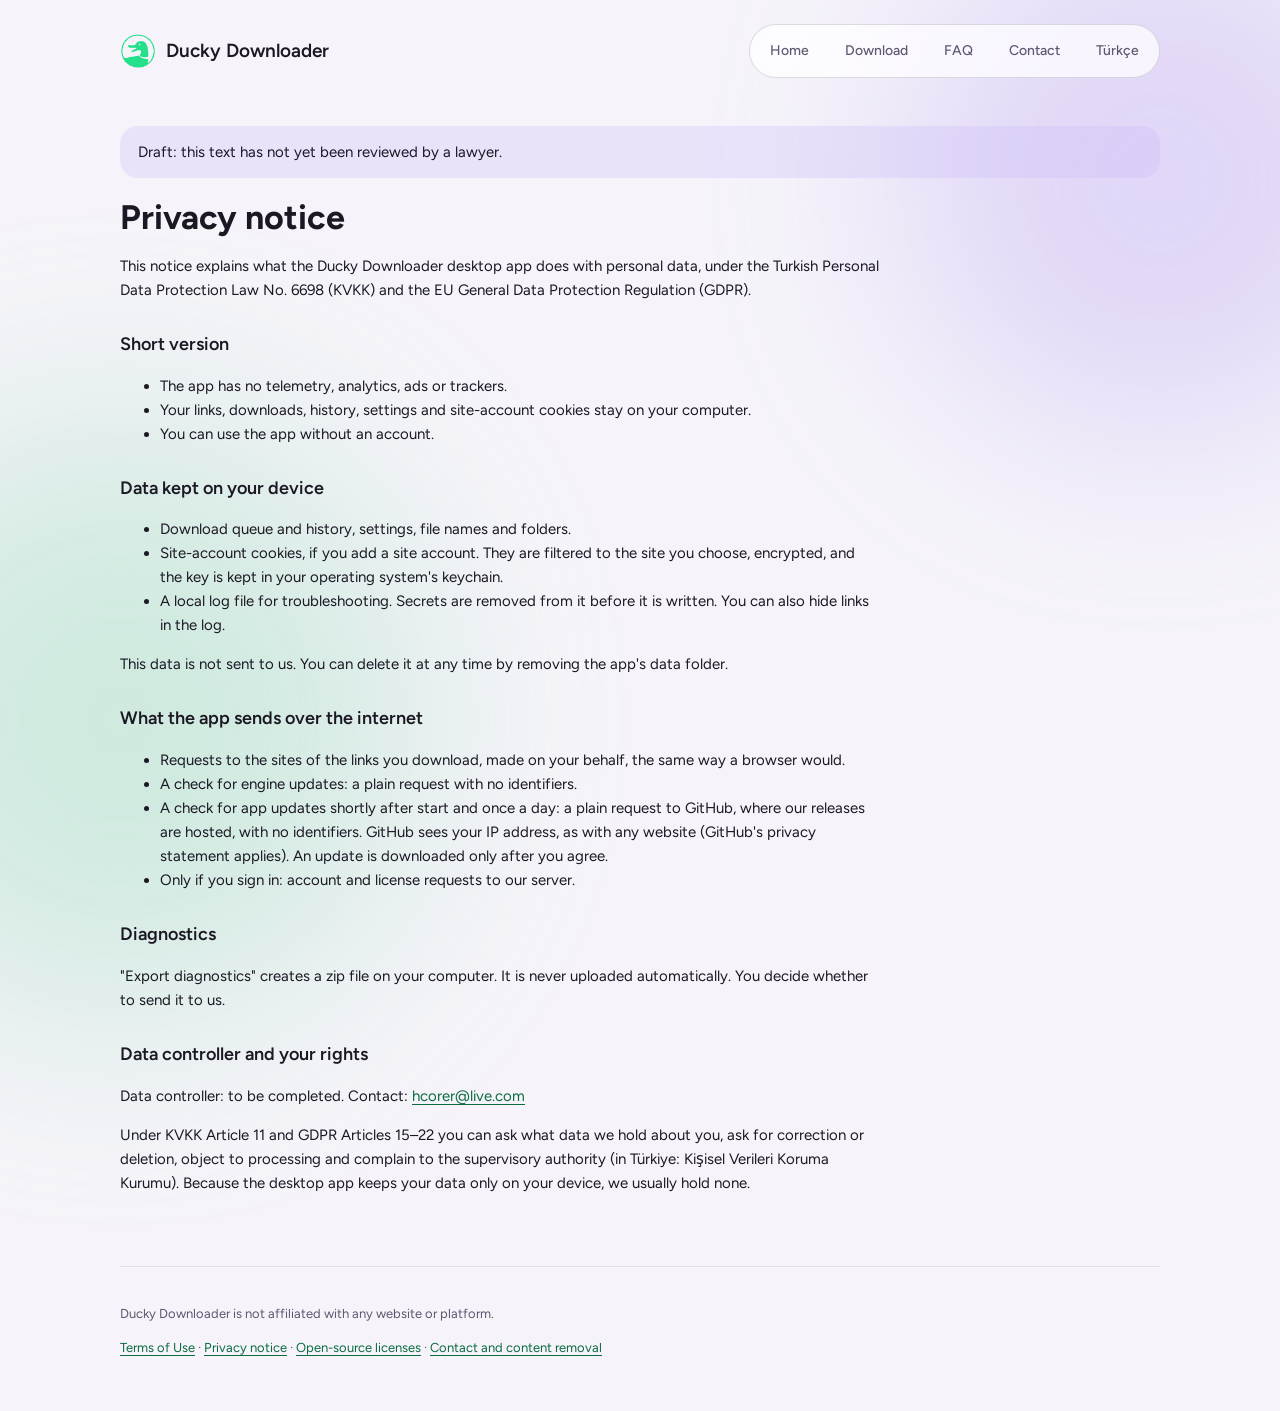
<file: en/privacy.html>
<!doctype html>
<html lang="en" data-theme="light">
<head>
<meta charset="utf-8">
<meta name="viewport" content="width=device-width, initial-scale=1">
<title>Privacy notice · Ducky Downloader</title>
<meta name="description" content="Paste a link, press Download. Ducky Downloader saves video and audio from many sites to your computer, in the quality and format you choose.">
<meta http-equiv="Content-Security-Policy" content="default-src 'self'; img-src 'self'; style-src 'self'; font-src 'self'; script-src 'self'; base-uri 'none'; form-action 'none'">
<meta name="referrer" content="no-referrer">
<link rel="icon" href="../assets/logo.png">
<link rel="stylesheet" href="../assets/site.css">
<script src="../assets/theme.js"></script>
</head>
<body>
<a class="skip" href="#main">Skip to content</a>
<div class="glow glow-lilac" aria-hidden="true"></div>
<div class="glow glow-mint" aria-hidden="true"></div>
<header class="header">
<a class="brand" href="index.html"><img src="../assets/logo.png" alt="" width="36" height="36"><span>Ducky Downloader</span></a>
<nav class="nav" aria-label="Home"><a href="index.html">Home</a><a href="download.html">Download</a><a href="faq.html">FAQ</a><a href="contact.html">Contact</a><a href="../tr/privacy.html" lang="tr" hreflang="tr">Türkçe</a></nav>
</header>
<main id="main" class="main">
<div class="notice" role="note">Draft: this text has not yet been reviewed by a lawyer.</div>
<article class="legal">
<h1>Privacy notice</h1>
<p>This notice explains what the Ducky Downloader desktop app does with personal data, under the Turkish Personal Data Protection Law No. 6698 (KVKK) and the EU General Data Protection Regulation (GDPR).</p>
<h2>Short version</h2>
<ul><li>The app has no telemetry, analytics, ads or trackers.</li><li>Your links, downloads, history, settings and site-account cookies stay on your computer.</li><li>You can use the app without an account.</li></ul>
<h2>Data kept on your device</h2>
<ul><li>Download queue and history, settings, file names and folders.</li><li>Site-account cookies, if you add a site account. They are filtered to the site you choose, encrypted, and the key is kept in your operating system's keychain.</li><li>A local log file for troubleshooting. Secrets are removed from it before it is written. You can also hide links in the log.</li></ul>
<p>This data is not sent to us. You can delete it at any time by removing the app's data folder.</p>
<h2>What the app sends over the internet</h2>
<ul><li>Requests to the sites of the links you download, made on your behalf, the same way a browser would.</li><li>A check for engine updates: a plain request with no identifiers.</li><li>A check for app updates shortly after start and once a day: a plain request to GitHub, where our releases are hosted, with no identifiers. GitHub sees your IP address, as with any website (GitHub's privacy statement applies). An update is downloaded only after you agree.</li><li>Only if you sign in: account and license requests to our server.</li></ul>
<h2>Diagnostics</h2>
<p>&quot;Export diagnostics&quot; creates a zip file on your computer. It is never uploaded automatically. You decide whether to send it to us.</p>
<h2>Data controller and your rights</h2>
<p>Data controller: to be completed. Contact: <a href="mailto:hcorer@live.com">hcorer@live.com</a></p>
<p>Under KVKK Article 11 and GDPR Articles 15–22 you can ask what data we hold about you, ask for correction or deletion, object to processing and complain to the supervisory authority (in Türkiye: Kişisel Verileri Koruma Kurumu). Because the desktop app keeps your data only on your device, we usually hold none.</p>
</article>
</main>
<footer class="footer">
<p>Ducky Downloader is not affiliated with any website or platform.</p>
<p><a href="terms.html">Terms of Use</a> · <a href="privacy.html">Privacy notice</a> · <a href="licenses.html">Open-source licenses</a> · <a href="contact.html">Contact and content removal</a></p>
</footer>
</body>
</html>
</file>
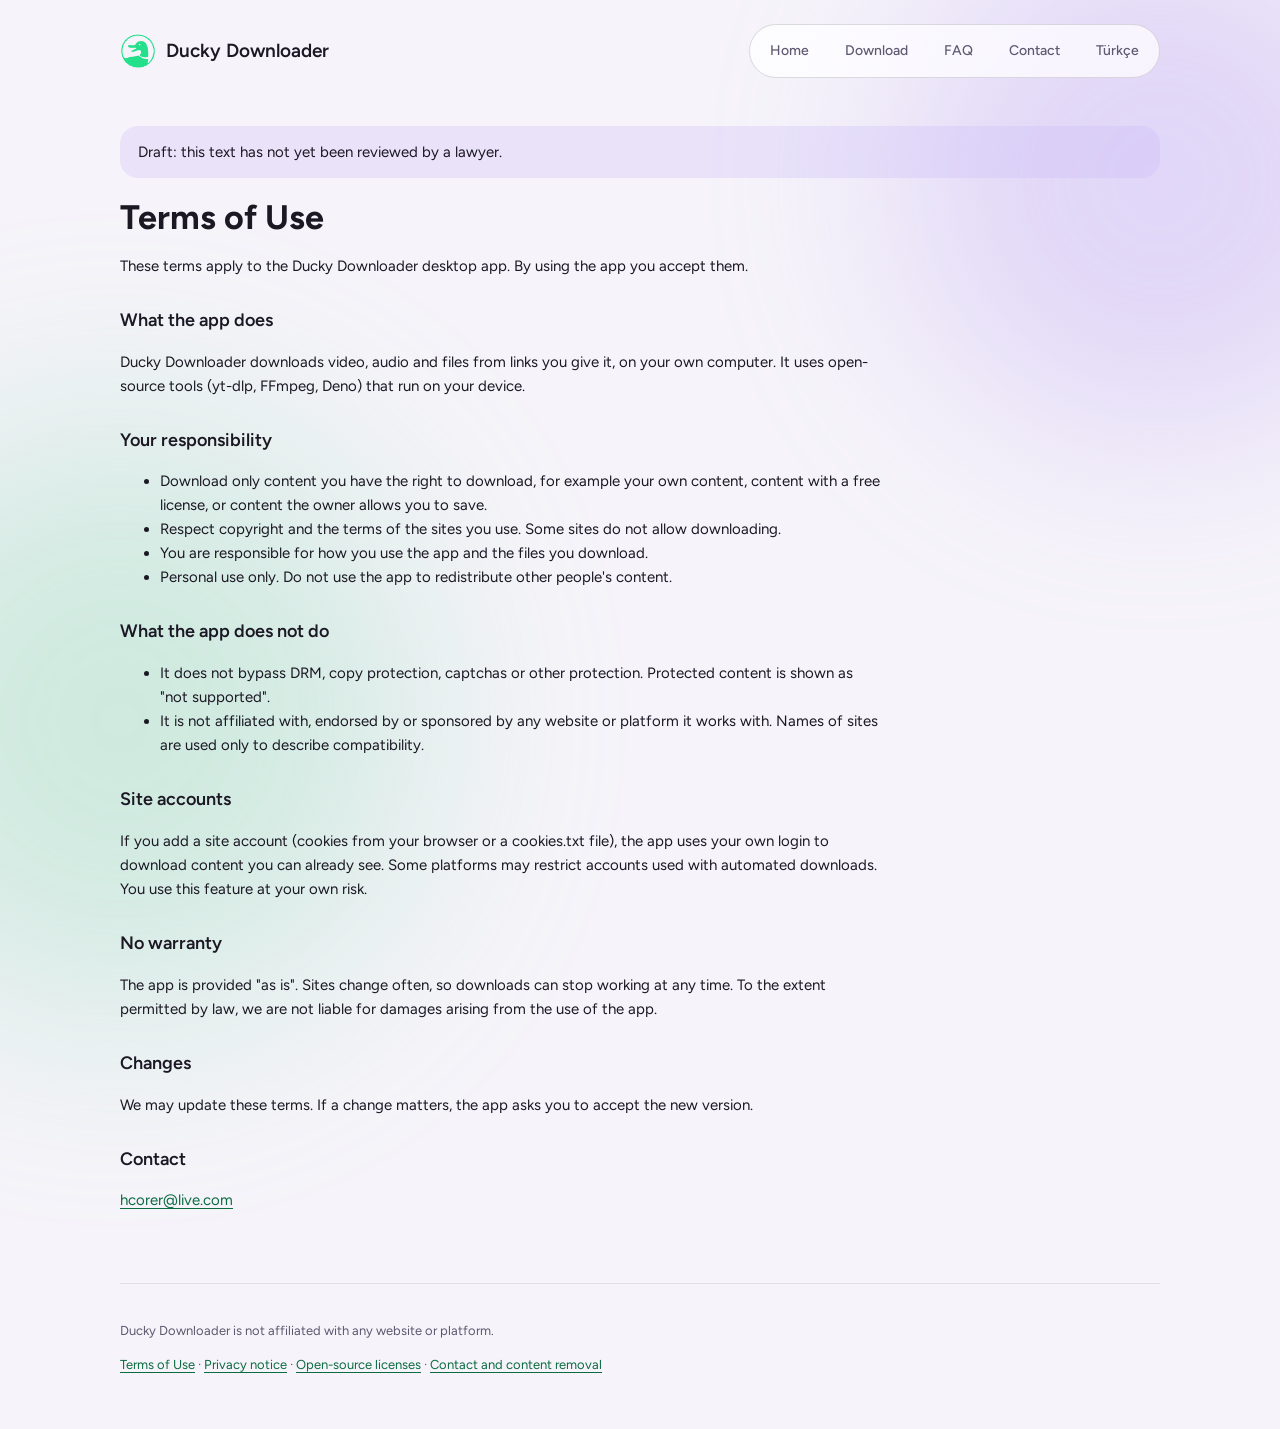
<file: en/terms.html>
<!doctype html>
<html lang="en" data-theme="light">
<head>
<meta charset="utf-8">
<meta name="viewport" content="width=device-width, initial-scale=1">
<title>Terms of Use · Ducky Downloader</title>
<meta name="description" content="Paste a link, press Download. Ducky Downloader saves video and audio from many sites to your computer, in the quality and format you choose.">
<meta http-equiv="Content-Security-Policy" content="default-src 'self'; img-src 'self'; style-src 'self'; font-src 'self'; script-src 'self'; base-uri 'none'; form-action 'none'">
<meta name="referrer" content="no-referrer">
<link rel="icon" href="../assets/logo.png">
<link rel="stylesheet" href="../assets/site.css">
<script src="../assets/theme.js"></script>
</head>
<body>
<a class="skip" href="#main">Skip to content</a>
<div class="glow glow-lilac" aria-hidden="true"></div>
<div class="glow glow-mint" aria-hidden="true"></div>
<header class="header">
<a class="brand" href="index.html"><img src="../assets/logo.png" alt="" width="36" height="36"><span>Ducky Downloader</span></a>
<nav class="nav" aria-label="Home"><a href="index.html">Home</a><a href="download.html">Download</a><a href="faq.html">FAQ</a><a href="contact.html">Contact</a><a href="../tr/terms.html" lang="tr" hreflang="tr">Türkçe</a></nav>
</header>
<main id="main" class="main">
<div class="notice" role="note">Draft: this text has not yet been reviewed by a lawyer.</div>
<article class="legal">
<h1>Terms of Use</h1>
<p>These terms apply to the Ducky Downloader desktop app. By using the app you accept them.</p>
<h2>What the app does</h2>
<p>Ducky Downloader downloads video, audio and files from links you give it, on your own computer. It uses open-source tools (yt-dlp, FFmpeg, Deno) that run on your device.</p>
<h2>Your responsibility</h2>
<ul><li>Download only content you have the right to download, for example your own content, content with a free license, or content the owner allows you to save.</li><li>Respect copyright and the terms of the sites you use. Some sites do not allow downloading.</li><li>You are responsible for how you use the app and the files you download.</li><li>Personal use only. Do not use the app to redistribute other people's content.</li></ul>
<h2>What the app does not do</h2>
<ul><li>It does not bypass DRM, copy protection, captchas or other protection. Protected content is shown as &quot;not supported&quot;.</li><li>It is not affiliated with, endorsed by or sponsored by any website or platform it works with. Names of sites are used only to describe compatibility.</li></ul>
<h2>Site accounts</h2>
<p>If you add a site account (cookies from your browser or a cookies.txt file), the app uses your own login to download content you can already see. Some platforms may restrict accounts used with automated downloads. You use this feature at your own risk.</p>
<h2>No warranty</h2>
<p>The app is provided &quot;as is&quot;. Sites change often, so downloads can stop working at any time. To the extent permitted by law, we are not liable for damages arising from the use of the app.</p>
<h2>Changes</h2>
<p>We may update these terms. If a change matters, the app asks you to accept the new version.</p>
<h2>Contact</h2>
<p><a href="mailto:hcorer@live.com">hcorer@live.com</a></p>
</article>
</main>
<footer class="footer">
<p>Ducky Downloader is not affiliated with any website or platform.</p>
<p><a href="terms.html">Terms of Use</a> · <a href="privacy.html">Privacy notice</a> · <a href="licenses.html">Open-source licenses</a> · <a href="contact.html">Contact and content removal</a></p>
</footer>
</body>
</html>
</file>
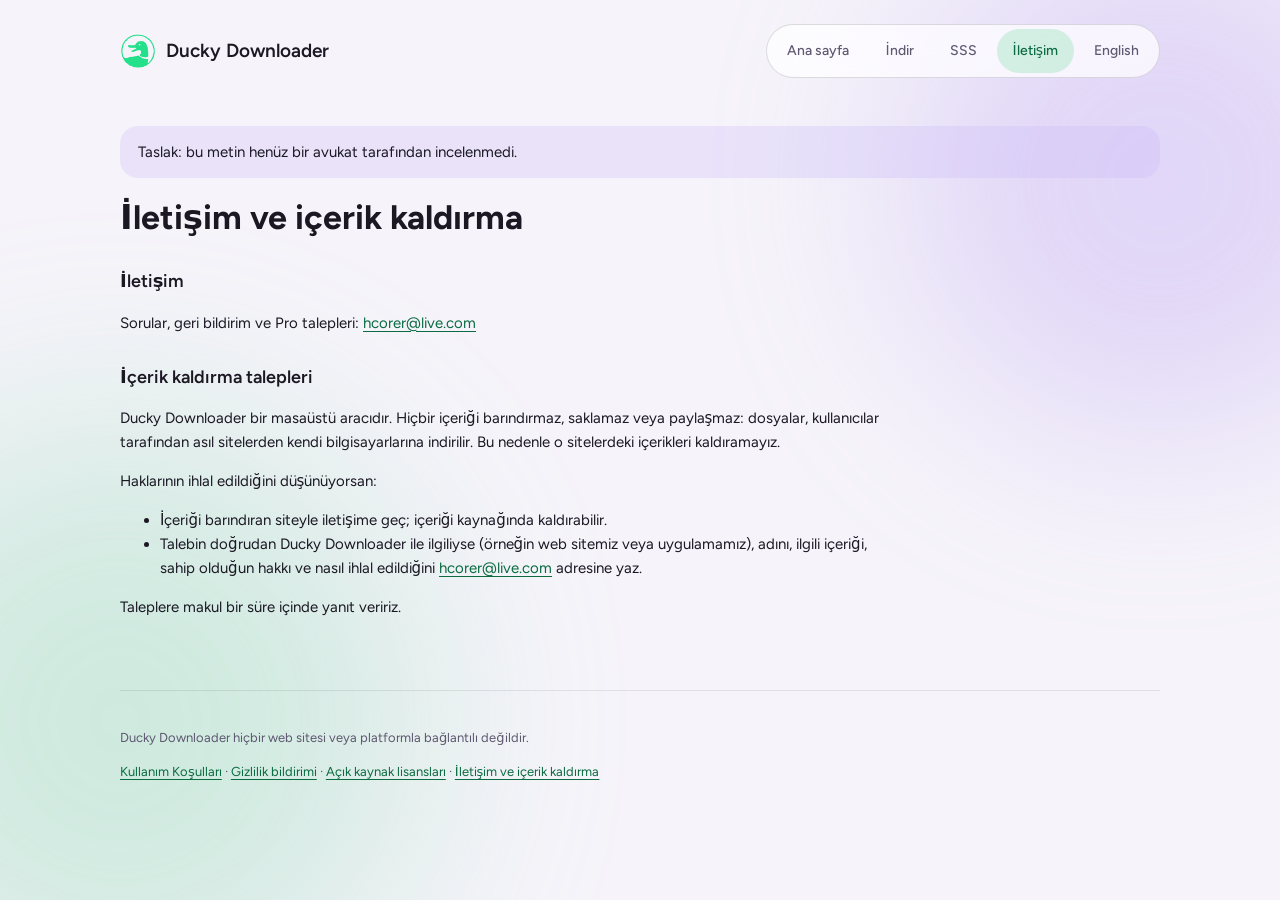
<file: tr/contact.html>
<!doctype html>
<html lang="tr" data-theme="light">
<head>
<meta charset="utf-8">
<meta name="viewport" content="width=device-width, initial-scale=1">
<title>İletişim ve içerik kaldırma · Ducky Downloader</title>
<meta name="description" content="Bağlantıyı yapıştırın, İndir'e basın. Ducky Downloader birçok siteden video ve sesi seçtiğiniz kalite ve biçimde bilgisayarınıza kaydeder.">
<meta http-equiv="Content-Security-Policy" content="default-src 'self'; img-src 'self'; style-src 'self'; font-src 'self'; script-src 'self'; base-uri 'none'; form-action 'none'">
<meta name="referrer" content="no-referrer">
<link rel="icon" href="../assets/logo.png">
<link rel="stylesheet" href="../assets/site.css">
<script src="../assets/theme.js"></script>
</head>
<body>
<a class="skip" href="#main">İçeriğe geç</a>
<div class="glow glow-lilac" aria-hidden="true"></div>
<div class="glow glow-mint" aria-hidden="true"></div>
<header class="header">
<a class="brand" href="index.html"><img src="../assets/logo.png" alt="" width="36" height="36"><span>Ducky Downloader</span></a>
<nav class="nav" aria-label="Ana sayfa"><a href="index.html">Ana sayfa</a><a href="download.html">İndir</a><a href="faq.html">SSS</a><a href="contact.html" aria-current="page">İletişim</a><a href="../en/contact.html" lang="en" hreflang="en">English</a></nav>
</header>
<main id="main" class="main">
<div class="notice" role="note">Taslak: bu metin henüz bir avukat tarafından incelenmedi.</div>
<article class="legal">
<h1>İletişim ve içerik kaldırma</h1>
<h2>İletişim</h2>
<p>Sorular, geri bildirim ve Pro talepleri: <a href="mailto:hcorer@live.com">hcorer@live.com</a></p>
<h2>İçerik kaldırma talepleri</h2>
<p>Ducky Downloader bir masaüstü aracıdır. Hiçbir içeriği barındırmaz, saklamaz veya paylaşmaz: dosyalar, kullanıcılar tarafından asıl sitelerden kendi bilgisayarlarına indirilir. Bu nedenle o sitelerdeki içerikleri kaldıramayız.</p>
<p>Haklarının ihlal edildiğini düşünüyorsan:</p>
<ul><li>İçeriği barındıran siteyle iletişime geç; içeriği kaynağında kaldırabilir.</li><li>Talebin doğrudan Ducky Downloader ile ilgiliyse (örneğin web sitemiz veya uygulamamız), adını, ilgili içeriği, sahip olduğun hakkı ve nasıl ihlal edildiğini <a href="mailto:hcorer@live.com">hcorer@live.com</a> adresine yaz.</li></ul>
<p>Taleplere makul bir süre içinde yanıt veririz.</p>
</article>
</main>
<footer class="footer">
<p>Ducky Downloader hiçbir web sitesi veya platformla bağlantılı değildir.</p>
<p><a href="terms.html">Kullanım Koşulları</a> · <a href="privacy.html">Gizlilik bildirimi</a> · <a href="licenses.html">Açık kaynak lisansları</a> · <a href="contact.html">İletişim ve içerik kaldırma</a></p>
</footer>
</body>
</html>
</file>
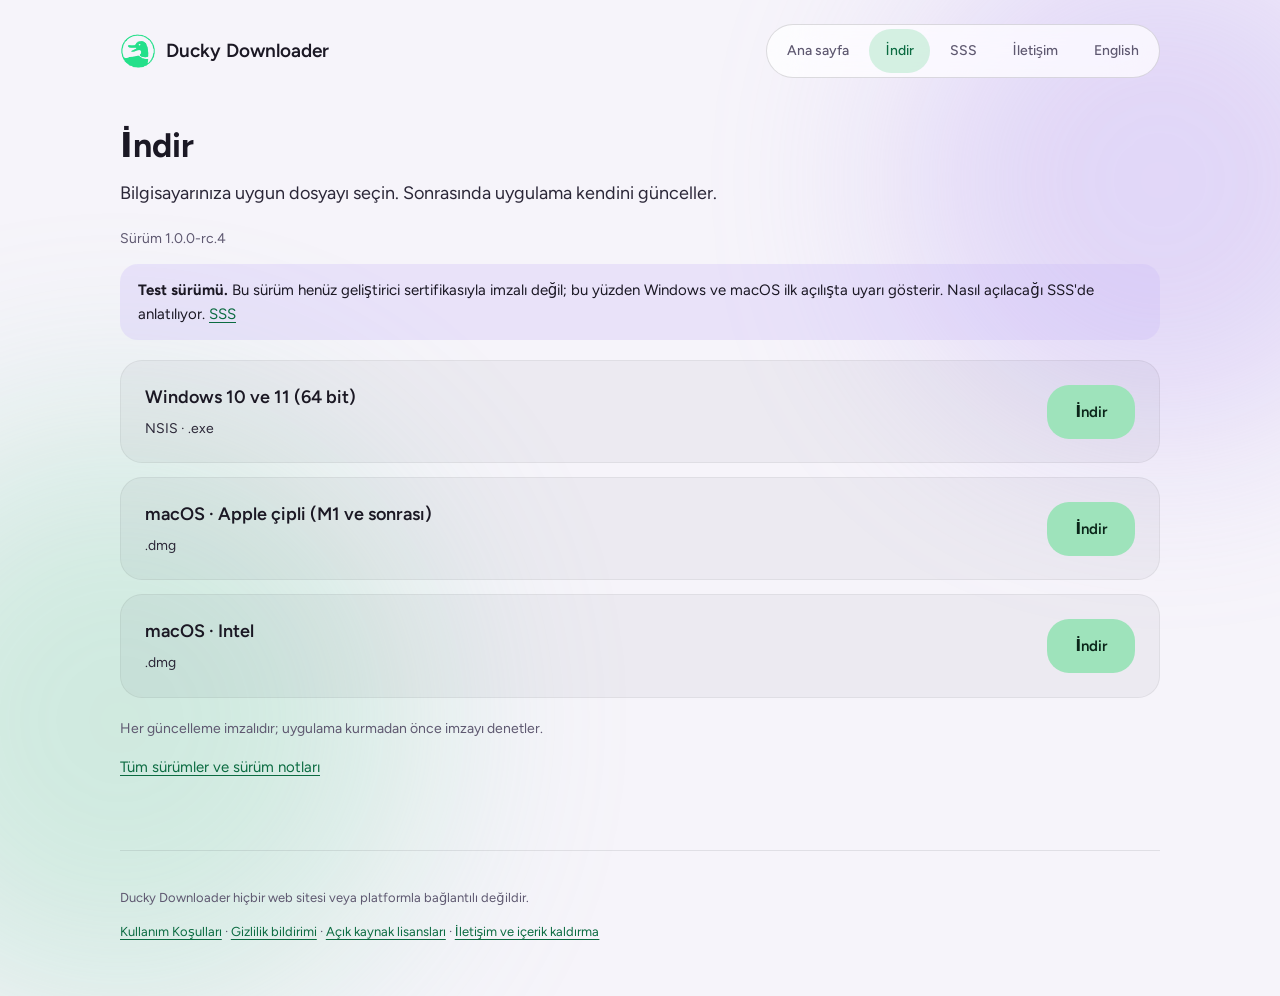
<file: tr/download.html>
<!doctype html>
<html lang="tr" data-theme="light">
<head>
<meta charset="utf-8">
<meta name="viewport" content="width=device-width, initial-scale=1">
<title>İndir · Ducky Downloader</title>
<meta name="description" content="Bağlantıyı yapıştırın, İndir'e basın. Ducky Downloader birçok siteden video ve sesi seçtiğiniz kalite ve biçimde bilgisayarınıza kaydeder.">
<meta http-equiv="Content-Security-Policy" content="default-src 'self'; img-src 'self'; style-src 'self'; font-src 'self'; script-src 'self'; base-uri 'none'; form-action 'none'">
<meta name="referrer" content="no-referrer">
<link rel="icon" href="../assets/logo.png">
<link rel="stylesheet" href="../assets/site.css">
<script src="../assets/theme.js"></script>
</head>
<body>
<a class="skip" href="#main">İçeriğe geç</a>
<div class="glow glow-lilac" aria-hidden="true"></div>
<div class="glow glow-mint" aria-hidden="true"></div>
<header class="header">
<a class="brand" href="index.html"><img src="../assets/logo.png" alt="" width="36" height="36"><span>Ducky Downloader</span></a>
<nav class="nav" aria-label="Ana sayfa"><a href="index.html">Ana sayfa</a><a href="download.html" aria-current="page">İndir</a><a href="faq.html">SSS</a><a href="contact.html">İletişim</a><a href="../en/download.html" lang="en" hreflang="en">English</a></nav>
</header>
<main id="main" class="main">
<h1>İndir</h1>
<p class="lead">Bilgisayarınıza uygun dosyayı seçin. Sonrasında uygulama kendini günceller.</p>
<p class="muted">Sürüm 1.0.0-rc.4</p>
<div class="notice" role="note"><strong>Test sürümü.</strong> Bu sürüm henüz geliştirici sertifikasıyla imzalı değil; bu yüzden Windows ve macOS ilk açılışta uyarı gösterir. Nasıl açılacağı SSS'de anlatılıyor. <a href="faq.html">SSS</a></div>
<ul class="downloads">
<li class="card download"><div><h2>Windows 10 ve 11 (64 bit)</h2><p class="muted">NSIS · .exe</p></div><a class="button primary" href="https://github.com/kindasadduck/ducky-downloader/releases/download/v1.0.0-rc.4/Ducky.Downloader_1.0.0-rc.4_x64-setup-unsigned.exe">İndir</a></li>
<li class="card download"><div><h2>macOS · Apple çipli (M1 ve sonrası)</h2><p class="muted">.dmg</p></div><a class="button primary" href="https://github.com/kindasadduck/ducky-downloader/releases/download/v1.0.0-rc.4/Ducky.Downloader_1.0.0-rc.4_aarch64-unsigned.dmg">İndir</a></li>
<li class="card download"><div><h2>macOS · Intel</h2><p class="muted">.dmg</p></div><a class="button primary" href="https://github.com/kindasadduck/ducky-downloader/releases/download/v1.0.0-rc.4/Ducky.Downloader_1.0.0-rc.4_x64-unsigned.dmg">İndir</a></li>
</ul>
<p class="muted">Her güncelleme imzalıdır; uygulama kurmadan önce imzayı denetler.</p>
<p><a href="https://github.com/kindasadduck/ducky-downloader/releases">Tüm sürümler ve sürüm notları</a></p>
</main>
<footer class="footer">
<p>Ducky Downloader hiçbir web sitesi veya platformla bağlantılı değildir.</p>
<p><a href="terms.html">Kullanım Koşulları</a> · <a href="privacy.html">Gizlilik bildirimi</a> · <a href="licenses.html">Açık kaynak lisansları</a> · <a href="contact.html">İletişim ve içerik kaldırma</a></p>
</footer>
</body>
</html>
</file>
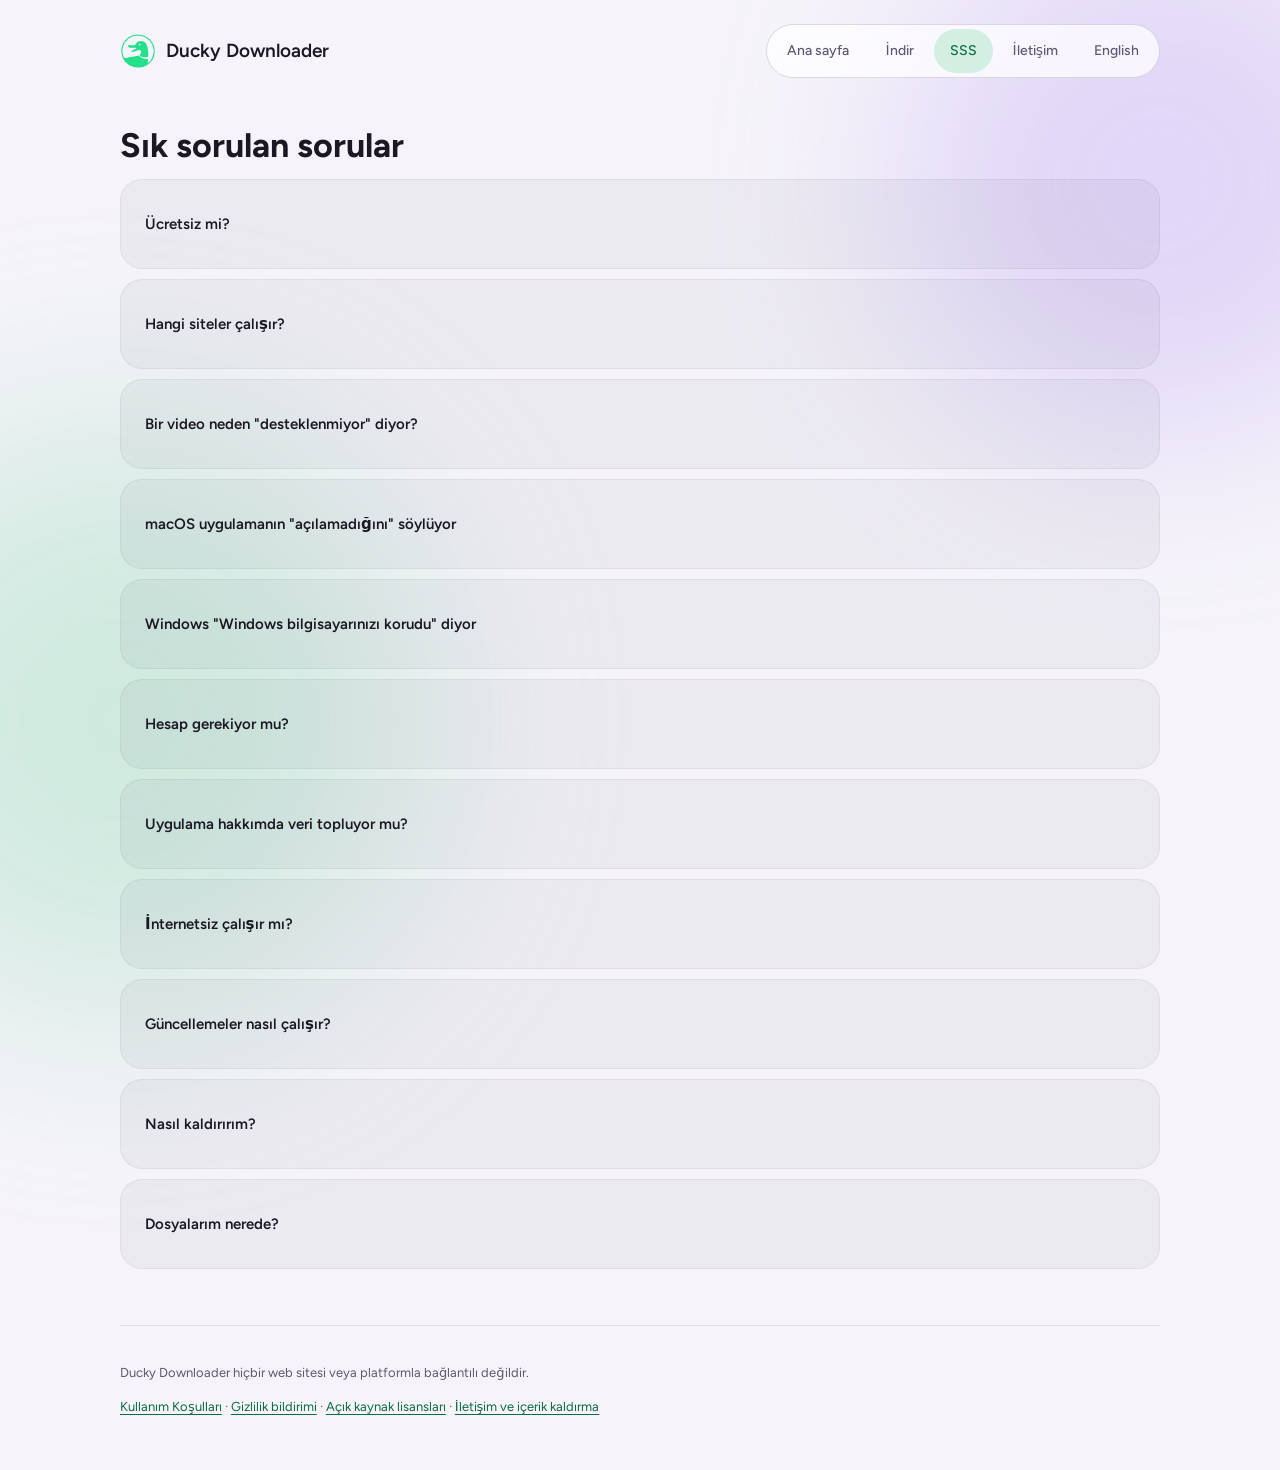
<file: tr/faq.html>
<!doctype html>
<html lang="tr" data-theme="light">
<head>
<meta charset="utf-8">
<meta name="viewport" content="width=device-width, initial-scale=1">
<title>Sık sorulan sorular · Ducky Downloader</title>
<meta name="description" content="Bağlantıyı yapıştırın, İndir'e basın. Ducky Downloader birçok siteden video ve sesi seçtiğiniz kalite ve biçimde bilgisayarınıza kaydeder.">
<meta http-equiv="Content-Security-Policy" content="default-src 'self'; img-src 'self'; style-src 'self'; font-src 'self'; script-src 'self'; base-uri 'none'; form-action 'none'">
<meta name="referrer" content="no-referrer">
<link rel="icon" href="../assets/logo.png">
<link rel="stylesheet" href="../assets/site.css">
<script src="../assets/theme.js"></script>
</head>
<body>
<a class="skip" href="#main">İçeriğe geç</a>
<div class="glow glow-lilac" aria-hidden="true"></div>
<div class="glow glow-mint" aria-hidden="true"></div>
<header class="header">
<a class="brand" href="index.html"><img src="../assets/logo.png" alt="" width="36" height="36"><span>Ducky Downloader</span></a>
<nav class="nav" aria-label="Ana sayfa"><a href="index.html">Ana sayfa</a><a href="download.html">İndir</a><a href="faq.html" aria-current="page">SSS</a><a href="contact.html">İletişim</a><a href="../en/faq.html" lang="en" hreflang="en">English</a></nav>
</header>
<main id="main" class="main">
<h1>Sık sorulan sorular</h1>
<div class="faq">
<details class="card"><summary>Ücretsiz mi?</summary><p>Evet. Ücretsiz sürüm tüm temel özelliklerle 1080p'ye kadar indirir. Pro; kırpma, GIF, daha yüksek kalite, aynı anda daha çok indirme ve kanal takibi ekler. Bu sürümde Pro istek üzerine verilir.</p></details>
<details class="card"><summary>Hangi siteler çalışır?</summary><p>Birçok popüler video, sosyal medya ve müzik sitesi ile doğrudan dosya bağlantıları. Siteler sık değişir; uygulama indirme motorunu kendi kendine güncelleyerek ayak uydurur.</p></details>
<details class="card"><summary>Bir video neden &quot;desteklenmiyor&quot; diyor?</summary><p>Canlı yayınlar, fotoğraf gönderileri ve DRM korumalı içerikler (örneğin ücretli yayın servisleri) desteklenmez. Uygulama korumaları aşmaya asla çalışmaz.</p></details>
<details class="card"><summary>macOS uygulamanın &quot;açılamadığını&quot; söylüyor</summary><p>Test sürümleri henüz Apple sertifikasıyla imzalı değil. Sistem Ayarları → Gizlilik ve Güvenlik'i açın, aşağı kaydırın ve Ducky Downloader'ın yanındaki &quot;Yine de Aç&quot;a tıklayın. Bunu yalnızca bir kez yapmanız gerekir.</p></details>
<details class="card"><summary>Windows &quot;Windows bilgisayarınızı korudu&quot; diyor</summary><p>Test sürümleri henüz imzalı değil. &quot;Ek bilgi&quot;ye, ardından &quot;Yine de çalıştır&quot;a tıklayın. Bunu yalnızca bir kez yapmanız gerekir.</p></details>
<details class="card"><summary>Hesap gerekiyor mu?</summary><p>Hayır. Uygulama hesapsız tam olarak çalışır. Hesap yalnızca Pro için gerekir.</p></details>
<details class="card"><summary>Uygulama hakkımda veri topluyor mu?</summary><p>Hayır. İzleme, analiz ve reklam yok. Uygulama yalnızca indirdiğiniz sitelere, güncelleme sunucularına ve giriş yaptıysanız hesap sunucumuza bağlanır.</p></details>
<details class="card"><summary>İnternetsiz çalışır mı?</summary><p>Uygulama internet olmadan açılır; geçmişinizi ve dosyalarınızı gösterir. İndirmek için elbette bağlantı gerekir.</p></details>
<details class="card"><summary>Güncellemeler nasıl çalışır?</summary><p>Uygulama günde bir kez yeni sürüm arar ve kurmadan önce size sorar. Güncellemeler imzalıdır; imza, kurulumdan önce denetlenir.</p></details>
<details class="card"><summary>Nasıl kaldırırım?</summary><p>Windows: Ayarlar → Uygulamalar → Ducky Downloader → Kaldır. macOS: Ducky Downloader'ı Uygulamalar klasöründen Çöp Sepeti'ne sürükleyin. İndirdiğiniz dosyalar asla silinmez. Uygulama ayarları siz kaldırmadıkça durur (Windows kaldırma sırasında sorar).</p></details>
<details class="card"><summary>Dosyalarım nerede?</summary><p>Uygulamada başka bir klasör seçmediyseniz İndirilenler klasörünüzde. Geçmişteki &quot;Klasörde göster&quot; onu açar.</p></details>
</div>
</main>
<footer class="footer">
<p>Ducky Downloader hiçbir web sitesi veya platformla bağlantılı değildir.</p>
<p><a href="terms.html">Kullanım Koşulları</a> · <a href="privacy.html">Gizlilik bildirimi</a> · <a href="licenses.html">Açık kaynak lisansları</a> · <a href="contact.html">İletişim ve içerik kaldırma</a></p>
</footer>
</body>
</html>
</file>
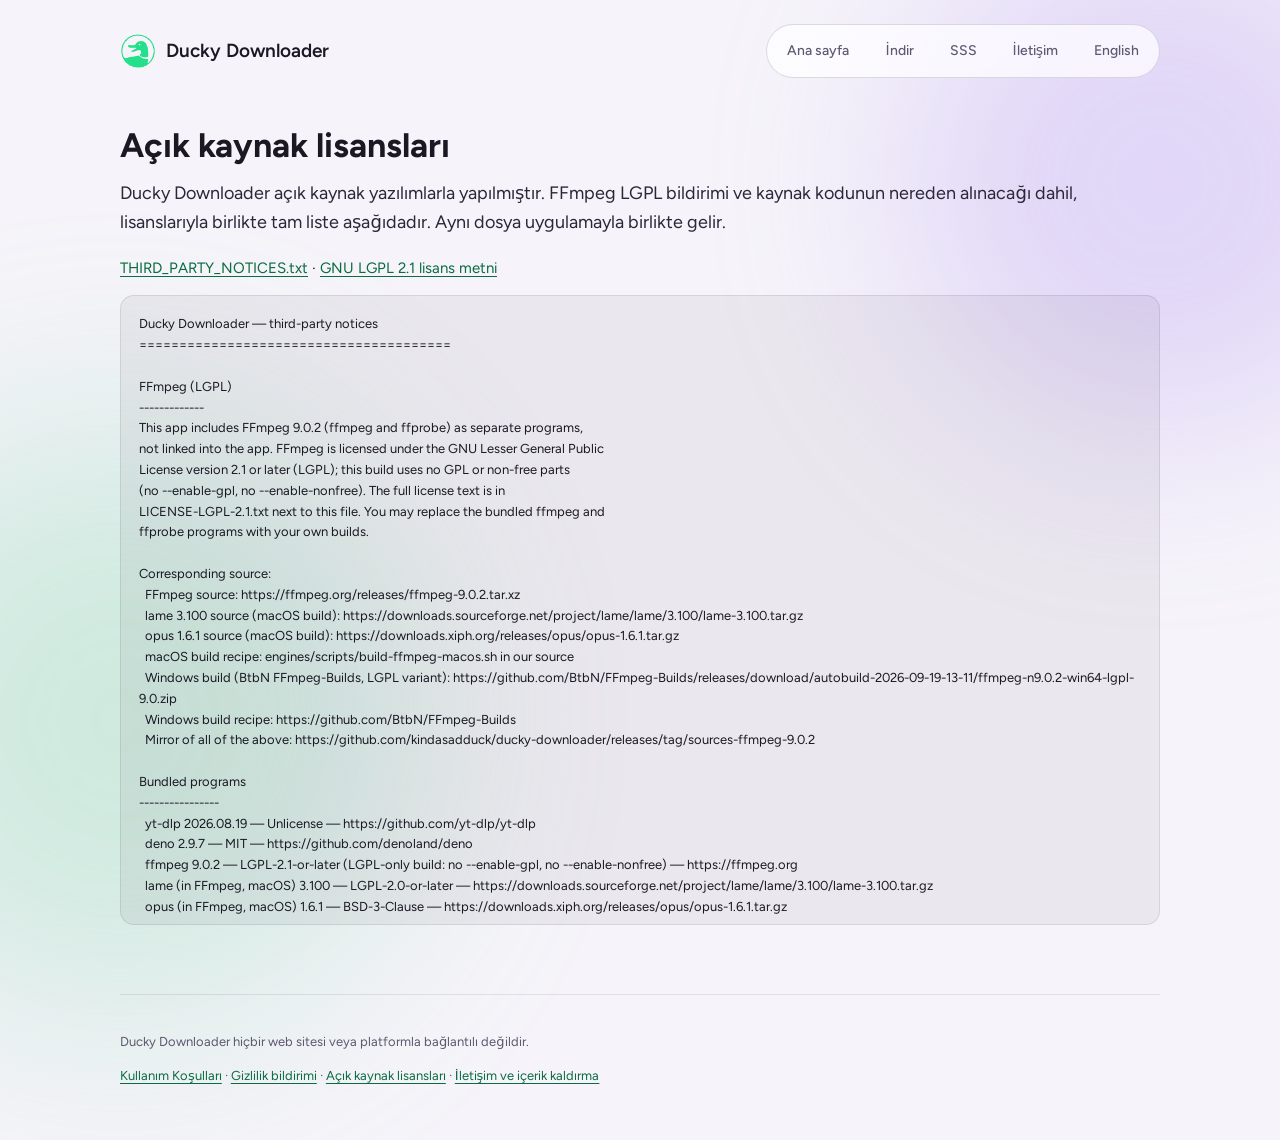
<file: tr/licenses.html>
<!doctype html>
<html lang="tr" data-theme="light">
<head>
<meta charset="utf-8">
<meta name="viewport" content="width=device-width, initial-scale=1">
<title>Açık kaynak lisansları · Ducky Downloader</title>
<meta name="description" content="Bağlantıyı yapıştırın, İndir'e basın. Ducky Downloader birçok siteden video ve sesi seçtiğiniz kalite ve biçimde bilgisayarınıza kaydeder.">
<meta http-equiv="Content-Security-Policy" content="default-src 'self'; img-src 'self'; style-src 'self'; font-src 'self'; script-src 'self'; base-uri 'none'; form-action 'none'">
<meta name="referrer" content="no-referrer">
<link rel="icon" href="../assets/logo.png">
<link rel="stylesheet" href="../assets/site.css">
<script src="../assets/theme.js"></script>
</head>
<body>
<a class="skip" href="#main">İçeriğe geç</a>
<div class="glow glow-lilac" aria-hidden="true"></div>
<div class="glow glow-mint" aria-hidden="true"></div>
<header class="header">
<a class="brand" href="index.html"><img src="../assets/logo.png" alt="" width="36" height="36"><span>Ducky Downloader</span></a>
<nav class="nav" aria-label="Ana sayfa"><a href="index.html">Ana sayfa</a><a href="download.html">İndir</a><a href="faq.html">SSS</a><a href="contact.html">İletişim</a><a href="../en/licenses.html" lang="en" hreflang="en">English</a></nav>
</header>
<main id="main" class="main">
<h1>Açık kaynak lisansları</h1>
<p class="lead">Ducky Downloader açık kaynak yazılımlarla yapılmıştır. FFmpeg LGPL bildirimi ve kaynak kodunun nereden alınacağı dahil, lisanslarıyla birlikte tam liste aşağıdadır. Aynı dosya uygulamayla birlikte gelir.</p>
<p><a href="../THIRD_PARTY_NOTICES.txt">THIRD_PARTY_NOTICES.txt</a> · <a href="../LICENSE-LGPL-2.1.txt">GNU LGPL 2.1 lisans metni</a></p>
<pre class="notices">Ducky Downloader — third-party notices
=======================================

FFmpeg (LGPL)
-------------
This app includes FFmpeg 9.0.2 (ffmpeg and ffprobe) as separate programs,
not linked into the app. FFmpeg is licensed under the GNU Lesser General Public
License version 2.1 or later (LGPL); this build uses no GPL or non-free parts
(no --enable-gpl, no --enable-nonfree). The full license text is in
LICENSE-LGPL-2.1.txt next to this file. You may replace the bundled ffmpeg and
ffprobe programs with your own builds.

Corresponding source:
  FFmpeg source: https://ffmpeg.org/releases/ffmpeg-9.0.2.tar.xz
  lame 3.100 source (macOS build): https://downloads.sourceforge.net/project/lame/lame/3.100/lame-3.100.tar.gz
  opus 1.6.1 source (macOS build): https://downloads.xiph.org/releases/opus/opus-1.6.1.tar.gz
  macOS build recipe: engines/scripts/build-ffmpeg-macos.sh in our source
  Windows build (BtbN FFmpeg-Builds, LGPL variant): https://github.com/BtbN/FFmpeg-Builds/releases/download/autobuild-2026-09-19-13-11/ffmpeg-n9.0.2-win64-lgpl-9.0.zip
  Windows build recipe: https://github.com/BtbN/FFmpeg-Builds
  Mirror of all of the above: https://github.com/kindasadduck/ducky-downloader/releases/tag/sources-ffmpeg-9.0.2

Bundled programs
----------------
  yt-dlp 2026.08.19 — Unlicense — https://github.com/yt-dlp/yt-dlp
  deno 2.9.7 — MIT — https://github.com/denoland/deno
  ffmpeg 9.0.2 — LGPL-2.1-or-later (LGPL-only build: no --enable-gpl, no --enable-nonfree) — https://ffmpeg.org
  lame (in FFmpeg, macOS) 3.100 — LGPL-2.0-or-later — https://downloads.sourceforge.net/project/lame/lame/3.100/lame-3.100.tar.gz
  opus (in FFmpeg, macOS) 1.6.1 — BSD-3-Clause — https://downloads.xiph.org/releases/opus/opus-1.6.1.tar.gz

App core (Rust crates)
----------------------
  adler2 2.0.1 — 0BSD OR MIT OR Apache-2.0 — https://github.com/oyvindln/adler2
  aead 0.6.1 — MIT OR Apache-2.0 — https://github.com/RustCrypto/traits
  aes 0.9.3 — MIT OR Apache-2.0 — https://github.com/RustCrypto/block-ciphers
  aes-gcm 0.11.1 — Apache-2.0 OR MIT — https://github.com/RustCrypto/AEADs
  aho-corasick 1.1.5 — Unlicense OR MIT — https://github.com/BurntSushi/aho-corasick
  alloc-no-stdlib 2.0.4 — BSD-3-Clause — https://github.com/dropbox/rust-alloc-no-stdlib
  alloc-stdlib 0.2.4 — BSD-3-Clause — https://github.com/dropbox/rust-alloc-no-stdlib
  anyhow 1.0.104 — MIT OR Apache-2.0 — https://github.com/dtolnay/anyhow
  arboard 3.6.1 — MIT OR Apache-2.0 — https://github.com/1Password/arboard
  atomic-waker 1.1.2 — Apache-2.0 OR MIT — https://github.com/smol-rs/atomic-waker
  auto-launch 0.5.0 — MIT — https://github.com/zzzgydi/auto-launch.git
  aws-lc-rs 1.18.1 — ISC AND (Apache-2.0 OR ISC) — https://github.com/aws/aws-lc-rs
  aws-lc-sys 0.45.0 — ISC AND (Apache-2.0 OR ISC) AND Apache-2.0 AND MIT AND BSD-3-Clause AND (Apache-2.0 OR ISC OR MIT) AND (Apache-2.0 OR ISC OR MIT-0) — https://github.com/aws/aws-lc-rs
  base64 0.21.7 — MIT OR Apache-2.0 — https://github.com/marshallpierce/rust-base64
  base64 0.22.1 — MIT OR Apache-2.0 — https://github.com/marshallpierce/rust-base64
  base64 0.23.1 — MIT OR Apache-2.0 — https://github.com/marshallpierce/rust-base64
  bit-set 0.8.0 — Apache-2.0 OR MIT — https://github.com/contain-rs/bit-set
  bit-vec 0.8.0 — Apache-2.0 OR MIT — https://github.com/contain-rs/bit-vec
  bitflags 1.3.2 — MIT/Apache-2.0 — https://github.com/bitflags/bitflags
  bitflags 2.13.2 — MIT OR Apache-2.0 — https://github.com/bitflags/bitflags
  block-buffer 0.10.4 — MIT OR Apache-2.0 — https://github.com/RustCrypto/utils
  block-buffer 0.12.1 — MIT OR Apache-2.0 — https://github.com/RustCrypto/utils
  block2 0.6.2 — MIT — https://github.com/madsmtm/objc2
  brotli 8.0.4 — BSD-3-Clause AND MIT — https://github.com/dropbox/rust-brotli
  brotli-decompressor 5.0.3 — BSD-3-Clause/MIT — https://github.com/dropbox/rust-brotli-decompressor
  bs58 0.5.1 — MIT/Apache-2.0 — https://github.com/Nullus157/bs58-rs
  bumpalo 3.20.3 — MIT OR Apache-2.0 — https://github.com/fitzgen/bumpalo
  bytemuck 1.25.2 — Zlib OR Apache-2.0 OR MIT — https://github.com/Lokathor/bytemuck
  byteorder 1.5.0 — Unlicense OR MIT — https://github.com/BurntSushi/byteorder
  byteorder-lite 0.1.0 — Unlicense OR MIT — https://github.com/image-rs/byteorder-lite
  bytes 1.12.1 — MIT — https://github.com/tokio-rs/bytes
  camino 1.2.6 — MIT OR Apache-2.0 — https://github.com/camino-rs/camino
  cargo_metadata 0.19.2 — MIT — https://github.com/oli-obk/cargo_metadata
  cargo-platform 0.1.9 — MIT OR Apache-2.0 — https://github.com/rust-lang/cargo
  cfb 0.7.3 — MIT — https://github.com/mdsteele/rust-cfb
  cfg-if 1.0.5 — MIT OR Apache-2.0 — https://github.com/rust-lang/cfg-if
  chacha20 0.10.2 — MIT OR Apache-2.0 — https://github.com/RustCrypto/stream-ciphers
  chrono 0.4.45 — MIT OR Apache-2.0 — https://github.com/chronotope/chrono
  cipher 0.5.2 — MIT OR Apache-2.0 — https://github.com/RustCrypto/traits
  clipboard-win 5.4.1 — BSL-1.0 — https://github.com/DoumanAsh/clipboard-win
  cmov 0.5.4 — Apache-2.0 OR MIT — https://github.com/RustCrypto/utils
  const-oid 0.10.2 — Apache-2.0 OR MIT — https://github.com/RustCrypto/formats
  cookie 0.18.2 — MIT OR Apache-2.0 — https://github.com/SergioBenitez/cookie-rs
  core-foundation 0.10.1 — MIT OR Apache-2.0 — https://github.com/servo/core-foundation-rs
  core-foundation 0.9.4 — MIT OR Apache-2.0 — https://github.com/servo/core-foundation-rs
  core-foundation-sys 0.8.7 — MIT OR Apache-2.0 — https://github.com/servo/core-foundation-rs
  core-graphics 0.25.0 — MIT OR Apache-2.0 — https://github.com/servo/core-foundation-rs
  core-graphics-types 0.2.0 — MIT OR Apache-2.0 — https://github.com/servo/core-foundation-rs
  cpubits 0.1.1 — MIT OR Apache-2.0 — https://github.com/RustCrypto/utils
  cpufeatures 0.2.17 — MIT OR Apache-2.0 — https://github.com/RustCrypto/utils
  cpufeatures 0.3.1 — MIT OR Apache-2.0 — https://github.com/RustCrypto/utils
  crc32fast 1.5.2 — MIT OR Apache-2.0 — https://github.com/srijs/rust-crc32fast
  crossbeam-channel 0.5.17 — MIT OR Apache-2.0 — https://github.com/crossbeam-rs/crossbeam
  crossbeam-utils 0.8.23 — MIT OR Apache-2.0 — https://github.com/crossbeam-rs/crossbeam
  crypto-common 0.1.7 — MIT OR Apache-2.0 — https://github.com/RustCrypto/traits
  crypto-common 0.2.2 — MIT OR Apache-2.0 — https://github.com/RustCrypto/traits
  cssparser 0.36.0 — MPL-2.0 — https://github.com/servo/rust-cssparser
  cssparser-macros 0.6.1 — MPL-2.0 — https://github.com/servo/rust-cssparser
  ctor 0.8.0 — Apache-2.0 OR MIT — https://github.com/mmastrac/rust-ctor
  ctor-proc-macro 0.0.7 — Apache-2.0 OR MIT — https://github.com/mmastrac/rust-ctor
  ctr 0.10.1 — MIT OR Apache-2.0 — https://github.com/RustCrypto/block-modes
  ctutils 0.4.2 — Apache-2.0 OR MIT — https://github.com/RustCrypto/utils
  curve25519-dalek 5.0.0 — BSD-3-Clause — https://github.com/dalek-cryptography/curve25519-dalek/tree/main/curve25519-dalek
  curve25519-dalek-derive 0.1.1 — MIT/Apache-2.0 — https://github.com/dalek-cryptography/curve25519-dalek
  darling 0.24.1 — MIT — https://github.com/TedDriggs/darling
  darling_core 0.24.1 — MIT — https://github.com/TedDriggs/darling
  darling_macro 0.24.1 — MIT — https://github.com/TedDriggs/darling
  defmt 1.1.1 — MIT OR Apache-2.0 — https://github.com/knurling-rs/defmt
  defmt-macros 1.1.1 — MIT OR Apache-2.0 — https://github.com/knurling-rs/defmt
  defmt-parser 1.0.0 — MIT OR Apache-2.0 — https://github.com/knurling-rs/defmt
  deranged 0.5.8 — MIT OR Apache-2.0 — https://github.com/jhpratt/deranged
  derive_more 2.1.1 — MIT — https://github.com/JelteF/derive_more
  derive_more-impl 2.1.1 — MIT — https://github.com/JelteF/derive_more
  digest 0.10.7 — MIT OR Apache-2.0 — https://github.com/RustCrypto/traits
  digest 0.11.3 — MIT OR Apache-2.0 — https://github.com/RustCrypto/traits
  dirs 4.0.0 — MIT OR Apache-2.0 — https://github.com/soc/dirs-rs
  dirs 6.0.0 — MIT OR Apache-2.0 — https://github.com/soc/dirs-rs
  dirs-sys 0.3.7 — MIT OR Apache-2.0 — https://github.com/dirs-dev/dirs-sys-rs
  dirs-sys 0.5.0 — MIT OR Apache-2.0 — https://github.com/dirs-dev/dirs-sys-rs
  dispatch2 0.3.1 — Zlib OR Apache-2.0 OR MIT — https://github.com/madsmtm/objc2
  displaydoc 0.2.7 — MIT OR Apache-2.0 — https://github.com/yaahc/displaydoc
  dom_query 0.27.0 — MIT — https://github.com/niklak/dom_query
  dpi 0.1.2 — Apache-2.0 AND MIT — https://github.com/rust-windowing/winit
  dtoa 1.0.11 — MIT OR Apache-2.0 — https://github.com/dtolnay/dtoa
  dtoa-short 0.3.5 — MPL-2.0 — https://github.com/upsuper/dtoa-short
  dtor 0.3.0 — Apache-2.0 OR MIT — https://github.com/mmastrac/rust-ctor
  dtor-proc-macro 0.0.6 — Apache-2.0 OR MIT — https://github.com/mmastrac/rust-ctor
  dunce 1.0.5 — CC0-1.0 OR MIT-0 OR Apache-2.0 — https://gitlab.com/kornelski/dunce
  dyn-clone 1.0.20 — MIT OR Apache-2.0 — https://github.com/dtolnay/dyn-clone
  ed25519 3.0.0 — Apache-2.0 OR MIT — https://github.com/RustCrypto/signatures
  ed25519-dalek 3.0.0 — BSD-3-Clause — https://github.com/dalek-cryptography/curve25519-dalek/tree/main/ed25519-dalek
  embed_plist 1.2.2 — MIT OR Apache-2.0 — https://github.com/nvzqz/embed-plist-rs
  equivalent 1.0.2 — Apache-2.0 OR MIT — https://github.com/indexmap-rs/equivalent
  erased-serde 0.4.10 — MIT OR Apache-2.0 — https://github.com/dtolnay/erased-serde
  errno 0.3.14 — MIT OR Apache-2.0 — https://github.com/lambda-fairy/rust-errno
  error-code 3.4.0 — BSL-1.0 — https://github.com/DoumanAsh/error-code
  fallible-iterator 0.3.0 — MIT/Apache-2.0 — https://github.com/sfackler/rust-fallible-iterator
  fallible-streaming-iterator 0.1.9 — MIT/Apache-2.0 — https://github.com/sfackler/fallible-streaming-iterator
  fastrand 2.5.0 — Apache-2.0 OR MIT — https://github.com/smol-rs/fastrand
  fax 0.2.7 — MIT — https://github.com/pdf-rs/fax
  fdeflate 0.3.7 — MIT OR Apache-2.0 — https://github.com/image-rs/fdeflate
  filetime 0.2.29 — MIT/Apache-2.0 — https://github.com/alexcrichton/filetime
  flate2 1.1.10 — MIT OR Apache-2.0 — https://github.com/rust-lang/flate2-rs
  fnv 1.0.7 — Apache-2.0 / MIT — https://github.com/servo/rust-fnv
  foldhash 0.2.0 — Zlib — https://github.com/orlp/foldhash
  foreign-types 0.5.0 — MIT/Apache-2.0 — https://github.com/sfackler/foreign-types
  foreign-types-macros 0.2.4 — MIT/Apache-2.0 — https://github.com/sfackler/foreign-types
  foreign-types-shared 0.3.1 — MIT/Apache-2.0 — https://github.com/sfackler/foreign-types
  form_urlencoded 1.2.2 — MIT OR Apache-2.0 — https://github.com/servo/rust-url
  fs4 1.1.0 — MIT OR Apache-2.0 — https://github.com/al8n/fs4
  futures-channel 0.3.34 — MIT OR Apache-2.0 — https://github.com/rust-lang/futures-rs
  futures-core 0.3.34 — MIT OR Apache-2.0 — https://github.com/rust-lang/futures-rs
  futures-io 0.3.34 — MIT OR Apache-2.0 — https://github.com/rust-lang/futures-rs
  futures-macro 0.3.34 — MIT OR Apache-2.0 — https://github.com/rust-lang/futures-rs
  futures-sink 0.3.34 — MIT OR Apache-2.0 — https://github.com/rust-lang/futures-rs
  futures-task 0.3.34 — MIT OR Apache-2.0 — https://github.com/rust-lang/futures-rs
  futures-util 0.3.34 — MIT OR Apache-2.0 — https://github.com/rust-lang/futures-rs
  generic-array 0.14.7 — MIT — https://github.com/fizyk20/generic-array.git
  getrandom 0.2.17 — MIT OR Apache-2.0 — https://github.com/rust-random/getrandom
  getrandom 0.3.4 — MIT OR Apache-2.0 — https://github.com/rust-random/getrandom
  getrandom 0.4.3 — MIT OR Apache-2.0 — https://github.com/rust-random/getrandom
  ghash 0.6.0 — Apache-2.0 OR MIT — https://github.com/RustCrypto/universal-hashes
  glob 0.3.4 — MIT OR Apache-2.0 — https://github.com/rust-lang/glob
  half 2.7.1 — MIT OR Apache-2.0 — https://github.com/VoidStarKat/half-rs
  hashbrown 0.12.3 — MIT OR Apache-2.0 — https://github.com/rust-lang/hashbrown
  hashbrown 0.17.1 — MIT OR Apache-2.0 — https://github.com/rust-lang/hashbrown
  hashlink 0.12.2 — MIT OR Apache-2.0 — https://github.com/djc/hashlink
  heck 0.5.0 — MIT OR Apache-2.0 — https://github.com/withoutboats/heck
  hex 0.4.3 — MIT OR Apache-2.0 — https://github.com/KokaKiwi/rust-hex
  html5ever 0.38.0 — MIT OR Apache-2.0 — https://github.com/servo/html5ever
  http 1.5.0 — MIT OR Apache-2.0 — https://github.com/hyperium/http
  http-body 1.1.0 — MIT — https://github.com/hyperium/http-body
  http-body-util 0.1.5 — MIT — https://github.com/hyperium/http-body
  httparse 1.10.1 — MIT OR Apache-2.0 — https://github.com/seanmonstar/httparse
  hybrid-array 0.4.15 — MIT OR Apache-2.0 — https://github.com/RustCrypto/hybrid-array
  hyper 1.11.1 — MIT — https://github.com/hyperium/hyper
  hyper-rustls 0.27.10 — Apache-2.0 OR ISC OR MIT — https://github.com/rustls/hyper-rustls
  hyper-util 0.1.20 — MIT — https://github.com/hyperium/hyper-util
  iana-time-zone 0.1.65 — MIT OR Apache-2.0 — https://github.com/strawlab/iana-time-zone
  ico 0.5.0 — MIT — https://github.com/mdsteele/rust-ico
  icu_collections 2.3.0 — Unicode-3.0 — https://github.com/unicode-org/icu4x
  icu_locale_core 2.3.0 — Unicode-3.0 — https://github.com/unicode-org/icu4x
  icu_normalizer 2.3.0 — Unicode-3.0 — https://github.com/unicode-org/icu4x
  icu_normalizer_data 2.3.0 — Unicode-3.0 — https://github.com/unicode-org/icu4x
  icu_properties 2.3.0 — Unicode-3.0 — https://github.com/unicode-org/icu4x
  icu_properties_data 2.3.0 — Unicode-3.0 — https://github.com/unicode-org/icu4x
  icu_provider 2.3.1 — Unicode-3.0 — https://github.com/unicode-org/icu4x
  ident_case 1.0.1 — MIT/Apache-2.0 — https://github.com/TedDriggs/ident_case
  idna 1.1.0 — MIT OR Apache-2.0 — https://github.com/servo/rust-url/
  idna_adapter 1.2.2 — Apache-2.0 OR MIT — https://github.com/hsivonen/idna_adapter
  image 0.25.10 — MIT OR Apache-2.0 — https://github.com/image-rs/image
  indexmap 1.9.3 — Apache-2.0 OR MIT — https://github.com/bluss/indexmap
  indexmap 2.14.2 — Apache-2.0 OR MIT — https://github.com/indexmap-rs/indexmap
  infer 0.19.0 — MIT — https://github.com/bojand/infer
  inout 0.2.2 — MIT OR Apache-2.0 — https://github.com/RustCrypto/utils
  ipnet 2.12.2 — MIT OR Apache-2.0 — https://github.com/krisprice/ipnet
  itoa 1.0.18 — MIT OR Apache-2.0 — https://github.com/dtolnay/itoa
  jiff 0.2.37 — Unlicense OR MIT — https://github.com/BurntSushi/jiff
  jiff-core 0.1.1 — Unlicense OR MIT — https://github.com/BurntSushi/jiff
  jiff-tzdb 0.1.8 — Unlicense OR MIT — https://github.com/BurntSushi/jiff
  jiff-tzdb-platform 0.1.3 — Unlicense OR MIT — https://github.com/BurntSushi/jiff
  json-patch 3.0.1 — MIT/Apache-2.0 — https://github.com/idubrov/json-patch
  jsonptr 0.6.3 — MIT OR Apache-2.0 — https://github.com/chanced/jsonptr
  keyboard-types 0.7.0 — MIT OR Apache-2.0 — https://github.com/pyfisch/keyboard-types
  keyring 3.6.3 — MIT OR Apache-2.0 — https://github.com/hwchen/keyring-rs.git
  lazy_static 1.5.0 — MIT OR Apache-2.0 — https://github.com/rust-lang-nursery/lazy-static.rs
  libc 0.2.189 — MIT OR Apache-2.0 — https://github.com/rust-lang/libc
  libsqlite3-sys 0.38.2 — MIT — https://github.com/rusqlite/rusqlite
  litemap 0.8.3 — Unicode-3.0 — https://github.com/unicode-org/icu4x
  lock_api 0.4.14 — MIT OR Apache-2.0 — https://github.com/Amanieu/parking_lot
  log 0.4.34 — MIT OR Apache-2.0 — https://github.com/rust-lang/log
  lru-slab 0.1.3 — MIT OR Apache-2.0 OR Zlib — https://github.com/Ralith/lru-slab
  mac-notification-sys 0.6.15 — MIT/Apache-2.0 — https://github.com/h4llow3En/mac-notification-sys
  markup5ever 0.38.0 — MIT OR Apache-2.0 — https://github.com/servo/html5ever
  memchr 2.8.3 — Unlicense OR MIT — https://github.com/BurntSushi/memchr
  mime 0.3.17 — MIT OR Apache-2.0 — https://github.com/hyperium/mime
  minisign-verify 0.2.5 — MIT — https://github.com/jedisct1/rust-minisign-verify
  miniz_oxide 0.8.9 — MIT OR Zlib OR Apache-2.0 — https://github.com/Frommi/miniz_oxide/tree/master/miniz_oxide
  miniz_oxide 0.9.1 — MIT OR Zlib OR Apache-2.0 — https://github.com/Frommi/miniz_oxide/tree/master/miniz_oxide
  mio 1.2.3 — MIT — https://github.com/tokio-rs/mio
  moxcms 0.8.1 — BSD-3-Clause OR Apache-2.0 — https://github.com/awxkee/moxcms.git
  muda 0.19.3 — Apache-2.0 OR MIT — https://github.com/tauri-apps/muda
  new_debug_unreachable 1.0.6 — MIT — https://github.com/mbrubeck/rust-debug-unreachable
  nix 0.31.3 — MIT — https://github.com/nix-rust/nix
  notify-rust 4.18.0 — MIT OR Apache-2.0 — https://github.com/hoodie/notify-rust
  num-conv 0.2.2 — MIT OR Apache-2.0 — https://github.com/jhpratt/num-conv
  num-traits 0.2.19 — MIT OR Apache-2.0 — https://github.com/rust-num/num-traits
  objc2 0.6.4 — MIT — https://github.com/madsmtm/objc2
  objc2-app-kit 0.3.2 — Zlib OR Apache-2.0 OR MIT — https://github.com/madsmtm/objc2
  objc2-core-foundation 0.3.2 — Zlib OR Apache-2.0 OR MIT — https://github.com/madsmtm/objc2
  objc2-core-graphics 0.3.2 — Zlib OR Apache-2.0 OR MIT — https://github.com/madsmtm/objc2
  objc2-encode 4.1.0 — MIT — https://github.com/madsmtm/objc2
  objc2-exception-helper 0.1.1 — Zlib OR Apache-2.0 OR MIT — https://github.com/madsmtm/objc2
  objc2-foundation 0.3.2 — MIT — https://github.com/madsmtm/objc2
  objc2-io-surface 0.3.2 — Zlib OR Apache-2.0 OR MIT — https://github.com/madsmtm/objc2
  objc2-osa-kit 0.3.2 — Zlib OR Apache-2.0 OR MIT — https://github.com/madsmtm/objc2
  objc2-quartz-core 0.3.2 — Zlib OR Apache-2.0 OR MIT — https://github.com/madsmtm/objc2
  objc2-web-kit 0.3.2 — Zlib OR Apache-2.0 OR MIT — https://github.com/madsmtm/objc2
  once_cell 1.21.4 — MIT OR Apache-2.0 — https://github.com/matklad/once_cell
  open 5.4.4 — MIT — https://github.com/Byron/open-rs
  option-ext 0.2.0 — MPL-2.0 — https://github.com/soc/option-ext.git
  osakit 0.3.1 — MIT OR Apache-2.0 — https://github.com/mdevils/rust-osakit
  parking_lot 0.12.5 — MIT OR Apache-2.0 — https://github.com/Amanieu/parking_lot
  parking_lot_core 0.9.12 — MIT OR Apache-2.0 — https://github.com/Amanieu/parking_lot
  percent-encoding 2.3.2 — MIT OR Apache-2.0 — https://github.com/servo/rust-url/
  phf 0.13.1 — MIT — https://github.com/rust-phf/rust-phf
  phf_generator 0.13.1 — MIT — https://github.com/rust-phf/rust-phf
  phf_macros 0.13.1 — MIT — https://github.com/rust-phf/rust-phf
  phf_shared 0.13.1 — MIT — https://github.com/rust-phf/rust-phf
  pin-project-lite 0.2.17 — Apache-2.0 OR MIT — https://github.com/taiki-e/pin-project-lite
  plist 1.10.1 — MIT — https://github.com/ebarnard/rust-plist/
  png 0.17.16 — MIT OR Apache-2.0 — https://github.com/image-rs/image-png
  png 0.18.1 — MIT OR Apache-2.0 — https://github.com/image-rs/image-png
  polyval 0.7.3 — Apache-2.0 OR MIT — https://github.com/RustCrypto/universal-hashes
  potential_utf 0.1.6 — Unicode-3.0 — https://github.com/unicode-org/icu4x
  powerfmt 0.2.0 — MIT OR Apache-2.0 — https://github.com/jhpratt/powerfmt
  ppv-lite86 0.2.21 — MIT OR Apache-2.0 — https://github.com/cryptocorrosion/cryptocorrosion
  precomputed-hash 0.1.1 — MIT — https://github.com/emilio/precomputed-hash
  proc-macro2 1.0.107 — MIT OR Apache-2.0 — https://github.com/dtolnay/proc-macro2
  pxfm 0.1.30 — BSD-3-Clause OR Apache-2.0 — https://github.com/awxkee/pxfm
  quick-error 2.0.1 — MIT/Apache-2.0 — http://github.com/tailhook/quick-error
  quick-xml 0.42.0 — MIT — https://github.com/tafia/quick-xml
  quinn 0.11.12 — MIT OR Apache-2.0 — https://github.com/quinn-rs/quinn
  quinn-proto 0.11.18 — MIT OR Apache-2.0 — https://github.com/quinn-rs/quinn
  quinn-udp 0.5.15 — MIT OR Apache-2.0 — https://github.com/quinn-rs/quinn
  quote 1.0.47 — MIT OR Apache-2.0 — https://github.com/dtolnay/quote
  rand 0.10.3 — MIT OR Apache-2.0 — https://github.com/rust-random/rand
  rand 0.9.5 — MIT OR Apache-2.0 — https://github.com/rust-random/rand
  rand_chacha 0.9.0 — MIT OR Apache-2.0 — https://github.com/rust-random/rand
  rand_core 0.10.1 — MIT OR Apache-2.0 — https://github.com/rust-random/rand_core
  rand_core 0.9.5 — MIT OR Apache-2.0 — https://github.com/rust-random/rand
  rand_pcg 0.10.2 — MIT OR Apache-2.0 — https://github.com/rust-random/rngs
  raw-window-handle 0.6.2 — MIT OR Apache-2.0 OR Zlib — https://github.com/rust-windowing/raw-window-handle
  ref-cast 1.0.27 — MIT OR Apache-2.0 — https://github.com/dtolnay/ref-cast
  ref-cast-impl 1.0.27 — MIT OR Apache-2.0 — https://github.com/dtolnay/ref-cast
  regex 1.13.1 — MIT OR Apache-2.0 — https://github.com/rust-lang/regex
  regex-automata 0.4.18 — MIT OR Apache-2.0 — https://github.com/rust-lang/regex
  regex-syntax 0.8.11 — MIT OR Apache-2.0 — https://github.com/rust-lang/regex
  reqwest 0.13.5 — MIT OR Apache-2.0 — https://github.com/seanmonstar/reqwest
  rfd 0.16.0 — MIT — https://github.com/PolyMeilex/rfd
  ring 0.17.14 — Apache-2.0 AND ISC — https://github.com/briansmith/ring
  rusqlite 0.40.2 — MIT — https://github.com/rusqlite/rusqlite
  rustc-hash 2.1.3 — Apache-2.0 OR MIT — https://github.com/rust-lang/rustc-hash
  rustix 1.1.5 — Apache-2.0 WITH LLVM-exception OR Apache-2.0 OR MIT — https://github.com/bytecodealliance/rustix
  rustls 0.23.45 — Apache-2.0 OR ISC OR MIT — https://github.com/rustls/rustls
  rustls-pki-types 1.15.1 — MIT OR Apache-2.0 — https://github.com/rustls/pki-types
  rustls-platform-verifier 0.7.0 — MIT OR Apache-2.0 — https://github.com/rustls/rustls-platform-verifier
  rustls-webpki 0.103.15 — ISC — https://github.com/rustls/webpki
  same-file 1.0.6 — Unlicense/MIT — https://github.com/BurntSushi/same-file
  schemars 0.8.22 — MIT — https://github.com/GREsau/schemars
  schemars 0.9.0 — MIT — https://github.com/GREsau/schemars
  schemars 1.2.2 — MIT — https://github.com/GREsau/schemars
  schemars_derive 0.8.22 — MIT — https://github.com/GREsau/schemars
  scopeguard 1.2.0 — MIT OR Apache-2.0 — https://github.com/bluss/scopeguard
  security-framework 3.7.0 — MIT OR Apache-2.0 — https://github.com/kornelski/rust-security-framework
  security-framework-sys 2.17.0 — MIT OR Apache-2.0 — https://github.com/kornelski/rust-security-framework
  selectors 0.36.1 — MPL-2.0 — https://github.com/servo/stylo
  semver 1.0.28 — MIT OR Apache-2.0 — https://github.com/dtolnay/semver
  serde 1.0.229 — MIT OR Apache-2.0 — https://github.com/serde-rs/serde
  serde_core 1.0.229 — MIT OR Apache-2.0 — https://github.com/serde-rs/serde
  serde_derive 1.0.229 — MIT OR Apache-2.0 — https://github.com/serde-rs/serde
  serde_derive_internals 0.29.1 — MIT OR Apache-2.0 — https://github.com/serde-rs/serde
  serde_json 1.0.151 — MIT OR Apache-2.0 — https://github.com/serde-rs/json
  serde_repr 0.1.21 — MIT OR Apache-2.0 — https://github.com/dtolnay/serde-repr
  serde_spanned 1.1.1 — MIT OR Apache-2.0 — https://github.com/toml-rs/toml
  serde_with 3.23.0 — MIT OR Apache-2.0 — https://github.com/jonasbb/serde_with/
  serde_with_macros 3.23.0 — MIT OR Apache-2.0 — https://github.com/jonasbb/serde_with/
  serde-untagged 0.1.9 — MIT OR Apache-2.0 — https://github.com/dtolnay/serde-untagged
  serialize-to-javascript 0.1.2 — MIT OR Apache-2.0 — https://github.com/chippers/serialize-to-javascript
  serialize-to-javascript-impl 0.1.2 — MIT OR Apache-2.0 — https://github.com/chippers/serialize-to-javascript
  servo_arc 0.4.3 — MIT OR Apache-2.0 — https://github.com/servo/stylo
  sha2 0.10.9 — MIT OR Apache-2.0 — https://github.com/RustCrypto/hashes
  sha2 0.11.0 — MIT OR Apache-2.0 — https://github.com/RustCrypto/hashes
  sharded-slab 0.1.7 — MIT — https://github.com/hawkw/sharded-slab
  signal-hook-registry 1.4.8 — MIT OR Apache-2.0 — https://github.com/vorner/signal-hook
  signature 3.0.0 — Apache-2.0 OR MIT — https://github.com/RustCrypto/traits
  simd-adler32 0.3.10 — MIT — https://github.com/mcountryman/simd-adler32
  siphasher 1.0.3 — MIT/Apache-2.0 — https://github.com/jedisct1/rust-siphash
  slab 0.4.12 — MIT — https://github.com/tokio-rs/slab
  smallvec 1.16.1 — MIT OR Apache-2.0 — https://github.com/servo/rust-smallvec
  socket2 0.6.5 — MIT OR Apache-2.0 — https://github.com/rust-lang/socket2
  softbuffer 0.4.8 — MIT OR Apache-2.0 — https://github.com/rust-windowing/softbuffer
  stable_deref_trait 1.2.1 — MIT OR Apache-2.0 — https://github.com/storyyeller/stable_deref_trait
  string_cache 0.9.0 — MIT OR Apache-2.0 — https://github.com/servo/string-cache
  strsim 0.11.1 — MIT — https://github.com/rapidfuzz/strsim-rs
  subtle 2.6.1 — BSD-3-Clause — https://github.com/dalek-cryptography/subtle
  swift-rs 1.0.8 — MIT OR Apache-2.0 — https://github.com/Brendonovich/swift-rs
  syn 2.0.119 — MIT OR Apache-2.0 — https://github.com/dtolnay/syn
  syn 3.0.6 — MIT OR Apache-2.0 — https://github.com/dtolnay/syn
  sync_wrapper 1.0.2 — Apache-2.0 — https://github.com/Actyx/sync_wrapper
  synstructure 0.14.0 — MIT — https://github.com/mystor/synstructure
  system-configuration 0.7.0 — MIT OR Apache-2.0 — https://github.com/mullvad/system-configuration-rs
  system-configuration-sys 0.6.0 — MIT OR Apache-2.0 — https://github.com/mullvad/system-configuration-rs
  tao 0.35.3 — Apache-2.0 — https://github.com/tauri-apps/tao
  tar 0.4.46 — MIT OR Apache-2.0 — https://github.com/composefs/tar-rs
  tauri 2.11.6 — Apache-2.0 OR MIT — https://github.com/tauri-apps/tauri
  tauri-codegen 2.6.3 — Apache-2.0 OR MIT — https://github.com/tauri-apps/tauri
  tauri-macros 2.6.3 — Apache-2.0 OR MIT — https://github.com/tauri-apps/tauri
  tauri-plugin-autostart 2.5.1 — Apache-2.0 OR MIT — https://github.com/tauri-apps/plugins-workspace
  tauri-plugin-clipboard-manager 2.3.3 — Apache-2.0 OR MIT — https://github.com/tauri-apps/plugins-workspace
  tauri-plugin-dialog 2.7.3 — Apache-2.0 OR MIT — https://github.com/tauri-apps/plugins-workspace
  tauri-plugin-fs 2.5.2 — Apache-2.0 OR MIT — https://github.com/tauri-apps/plugins-workspace
  tauri-plugin-notification 2.4.0 — Apache-2.0 OR MIT — https://github.com/tauri-apps/plugins-workspace
  tauri-plugin-opener 2.5.5 — Apache-2.0 OR MIT — https://github.com/tauri-apps/plugins-workspace
  tauri-plugin-single-instance 2.4.5 — Apache-2.0 OR MIT — https://github.com/tauri-apps/plugins-workspace
  tauri-plugin-updater 2.12.0 — Apache-2.0 OR MIT — https://github.com/tauri-apps/plugins-workspace
  tauri-plugin-window-state 2.4.1 — Apache-2.0 OR MIT — https://github.com/tauri-apps/plugins-workspace
  tauri-runtime 2.11.3 — Apache-2.0 OR MIT — https://github.com/tauri-apps/tauri
  tauri-runtime-wry 2.11.4 — Apache-2.0 OR MIT — https://github.com/tauri-apps/tauri
  tauri-utils 2.9.3 — Apache-2.0 OR MIT — https://github.com/tauri-apps/tauri
  tauri-winrt-notification 0.7.3 — MIT OR Apache-2.0 — https://github.com/tauri-apps/winrt-notification
  tempfile 3.27.0 — MIT OR Apache-2.0 — https://github.com/Stebalien/tempfile
  tendril 0.5.1 — MIT OR Apache-2.0 — https://github.com/servo/html5ever
  thiserror 1.0.69 — MIT OR Apache-2.0 — https://github.com/dtolnay/thiserror
  thiserror 2.0.20 — MIT OR Apache-2.0 — https://github.com/dtolnay/thiserror
  thiserror-impl 1.0.69 — MIT OR Apache-2.0 — https://github.com/dtolnay/thiserror
  thiserror-impl 2.0.20 — MIT OR Apache-2.0 — https://github.com/dtolnay/thiserror
  thread_local 1.1.10 — MIT OR Apache-2.0 — https://github.com/Amanieu/thread_local-rs
  tiff 0.11.3 — MIT — https://github.com/image-rs/image-tiff
  time 0.3.55 — MIT OR Apache-2.0 — https://github.com/time-rs/time
  time-core 0.1.9 — MIT OR Apache-2.0 — https://github.com/time-rs/time
  time-macros 0.2.32 — MIT OR Apache-2.0 — https://github.com/time-rs/time
  tinystr 0.8.4 — Unicode-3.0 — https://github.com/unicode-org/icu4x
  tinyvec 1.13.3 — Zlib OR Apache-2.0 OR MIT — https://github.com/Lokathor/tinyvec
  tokio 1.53.1 — MIT — https://github.com/tokio-rs/tokio
  tokio-macros 2.7.2 — MIT — https://github.com/tokio-rs/tokio
  tokio-rustls 0.26.5 — MIT OR Apache-2.0 — https://github.com/rustls/tokio-rustls
  tokio-util 0.7.19 — MIT — https://github.com/tokio-rs/tokio
  toml 1.1.6+spec-1.1.0 — MIT OR Apache-2.0 — https://github.com/toml-rs/toml
  toml_datetime 1.1.1+spec-1.1.0 — MIT OR Apache-2.0 — https://github.com/toml-rs/toml
  toml_parser 1.1.3+spec-1.1.0 — MIT OR Apache-2.0 — https://github.com/toml-rs/toml
  toml_writer 1.1.2+spec-1.1.0 — MIT OR Apache-2.0 — https://github.com/toml-rs/toml
  tower 0.5.3 — MIT — https://github.com/tower-rs/tower
  tower-http 0.6.11 — MIT — https://github.com/tower-rs/tower-http
  tower-layer 0.3.3 — MIT — https://github.com/tower-rs/tower
  tower-service 0.3.3 — MIT — https://github.com/tower-rs/tower
  tracing 0.1.44 — MIT — https://github.com/tokio-rs/tracing
  tracing-attributes 0.1.31 — MIT — https://github.com/tokio-rs/tracing
  tracing-core 0.1.36 — MIT — https://github.com/tokio-rs/tracing
  tracing-subscriber 0.3.23 — MIT — https://github.com/tokio-rs/tracing
  tray-icon 0.24.2 — MIT OR Apache-2.0 — https://github.com/tauri-apps/tray-icon
  try-lock 0.2.5 — MIT — https://github.com/seanmonstar/try-lock
  typed-path 0.12.3 — MIT OR Apache-2.0 — https://github.com/chipsenkbeil/typed-path
  typeid 1.0.3 — MIT OR Apache-2.0 — https://github.com/dtolnay/typeid
  typenum 1.20.1 — MIT OR Apache-2.0 — https://github.com/paholg/typenum
  unic-char-property 0.9.0 — MIT/Apache-2.0 — https://github.com/open-i18n/rust-unic/
  unic-char-range 0.9.0 — MIT/Apache-2.0 — https://github.com/open-i18n/rust-unic/
  unic-common 0.9.0 — MIT/Apache-2.0 — https://github.com/open-i18n/rust-unic/
  unic-ucd-ident 0.9.0 — MIT/Apache-2.0 — https://github.com/open-i18n/rust-unic/
  unic-ucd-version 0.9.0 — MIT/Apache-2.0 — https://github.com/open-i18n/rust-unic/
  unicode-ident 1.0.26 — (MIT OR Apache-2.0) AND Unicode-3.0 — https://github.com/dtolnay/unicode-ident
  unicode-normalization 0.1.25 — MIT OR Apache-2.0 — https://github.com/unicode-rs/unicode-normalization
  unicode-segmentation 1.13.3 — MIT OR Apache-2.0 — https://github.com/unicode-rs/unicode-segmentation
  universal-hash 0.6.1 — MIT OR Apache-2.0 — https://github.com/RustCrypto/traits
  untrusted 0.9.0 — ISC — https://github.com/briansmith/untrusted
  url 2.5.8 — MIT OR Apache-2.0 — https://github.com/servo/rust-url
  urlpattern 0.3.0 — MIT — https://github.com/denoland/rust-urlpattern
  utf8_iter 1.0.4 — Apache-2.0 OR MIT — https://github.com/hsivonen/utf8_iter
  uuid 1.26.1 — Apache-2.0 OR MIT — https://github.com/uuid-rs/uuid
  walkdir 2.5.0 — Unlicense/MIT — https://github.com/BurntSushi/walkdir
  want 0.3.1 — MIT — https://github.com/seanmonstar/want
  web_atoms 0.2.6 — MIT OR Apache-2.0 — https://github.com/servo/html5ever
  webview2-com 0.38.2 — MIT — https://github.com/wravery/webview2-rs
  webview2-com-macros 0.8.1 — MIT — https://github.com/wravery/webview2-rs
  webview2-com-sys 0.38.2 — MIT — https://github.com/wravery/webview2-rs
  weezl 0.1.12 — MIT OR Apache-2.0 — https://github.com/image-rs/weezl
  winapi 0.3.9 — MIT/Apache-2.0 — https://github.com/retep998/winapi-rs
  winapi-util 0.1.11 — Unlicense OR MIT — https://github.com/BurntSushi/winapi-util
  window-vibrancy 0.6.0 — Apache-2.0 OR MIT — https://github.com/tauri-apps/tauri-plugin-vibrancy
  windows 0.61.3 — MIT OR Apache-2.0 — https://github.com/microsoft/windows-rs
  windows_x86_64_msvc 0.52.6 — MIT OR Apache-2.0 — https://github.com/microsoft/windows-rs
  windows_x86_64_msvc 0.53.1 — MIT OR Apache-2.0 — https://github.com/microsoft/windows-rs
  windows-collections 0.2.0 — MIT OR Apache-2.0 — https://github.com/microsoft/windows-rs
  windows-core 0.61.2 — MIT OR Apache-2.0 — https://github.com/microsoft/windows-rs
  windows-core 0.62.2 — MIT OR Apache-2.0 — https://github.com/microsoft/windows-rs
  windows-future 0.2.1 — MIT OR Apache-2.0 — https://github.com/microsoft/windows-rs
  windows-implement 0.60.2 — MIT OR Apache-2.0 — https://github.com/microsoft/windows-rs
  windows-interface 0.59.3 — MIT OR Apache-2.0 — https://github.com/microsoft/windows-rs
  windows-link 0.1.3 — MIT OR Apache-2.0 — https://github.com/microsoft/windows-rs
  windows-link 0.2.1 — MIT OR Apache-2.0 — https://github.com/microsoft/windows-rs
  windows-numerics 0.2.0 — MIT OR Apache-2.0 — https://github.com/microsoft/windows-rs
  windows-registry 0.6.1 — MIT OR Apache-2.0 — https://github.com/microsoft/windows-rs
  windows-result 0.3.4 — MIT OR Apache-2.0 — https://github.com/microsoft/windows-rs
  windows-result 0.4.1 — MIT OR Apache-2.0 — https://github.com/microsoft/windows-rs
  windows-strings 0.4.2 — MIT OR Apache-2.0 — https://github.com/microsoft/windows-rs
  windows-strings 0.5.1 — MIT OR Apache-2.0 — https://github.com/microsoft/windows-rs
  windows-sys 0.59.0 — MIT OR Apache-2.0 — https://github.com/microsoft/windows-rs
  windows-sys 0.60.2 — MIT OR Apache-2.0 — https://github.com/microsoft/windows-rs
  windows-sys 0.61.2 — MIT OR Apache-2.0 — https://github.com/microsoft/windows-rs
  windows-targets 0.52.6 — MIT OR Apache-2.0 — https://github.com/microsoft/windows-rs
  windows-targets 0.53.5 — MIT OR Apache-2.0 — https://github.com/microsoft/windows-rs
  windows-threading 0.1.0 — MIT OR Apache-2.0 — https://github.com/microsoft/windows-rs
  windows-version 0.1.7 — MIT OR Apache-2.0 — https://github.com/microsoft/windows-rs
  winnow 1.0.4 — MIT — https://github.com/winnow-rs/winnow
  winreg 0.10.1 — MIT — https://github.com/gentoo90/winreg-rs
  writeable 0.6.4 — Unicode-3.0 — https://github.com/unicode-org/icu4x
  wry 0.55.1 — Apache-2.0 OR MIT — https://github.com/tauri-apps/wry
  xattr 1.6.1 — MIT OR Apache-2.0 — https://github.com/Stebalien/xattr
  yoke 0.8.3 — Unicode-3.0 — https://github.com/unicode-org/icu4x
  yoke-derive 0.8.3 — Unicode-3.0 — https://github.com/unicode-org/icu4x
  zerocopy 0.8.57 — BSD-2-Clause OR Apache-2.0 OR MIT — https://github.com/google/zerocopy
  zerocopy-derive 0.8.57 — BSD-2-Clause OR Apache-2.0 OR MIT — https://github.com/google/zerocopy
  zerofrom 0.1.8 — Unicode-3.0 — https://github.com/unicode-org/icu4x
  zerofrom-derive 0.1.8 — Unicode-3.0 — https://github.com/unicode-org/icu4x
  zeroize 1.9.0 — Apache-2.0 OR MIT — https://github.com/RustCrypto/utils
  zerotrie 0.2.5 — Unicode-3.0 — https://github.com/unicode-org/icu4x
  zerovec 0.11.8 — Unicode-3.0 — https://github.com/unicode-org/icu4x
  zerovec-derive 0.11.6 — Unicode-3.0 — https://github.com/unicode-org/icu4x
  zip 4.6.1 — MIT — https://github.com/zip-rs/zip2.git
  zip 7.2.0 — MIT — https://github.com/zip-rs/zip2.git
  zlib-rs 0.6.8 — Zlib — https://github.com/trifectatechfoundation/zlib-rs
  zmij 1.0.23 — MIT — https://github.com/dtolnay/zmij
  zopfli 0.8.3 — Apache-2.0 — https://github.com/zopfli-rs/zopfli
  zune-core 0.5.3 — MIT OR Apache-2.0 OR Zlib — https://github.com/etemesi254/zune-image
  zune-jpeg 0.5.15 — MIT OR Apache-2.0 OR Zlib — https://github.com/etemesi254/zune-image/tree/dev/crates/zune-jpeg

Interface (JavaScript packages)
-------------------------------
  @babel/runtime 7.29.7 — MIT — https://babel.dev/docs/en/next/babel-runtime
  @floating-ui/core 1.8.0 — MIT — https://floating-ui.com
  @floating-ui/dom 1.8.0 — MIT — https://floating-ui.com
  @floating-ui/react-dom 2.1.9 — MIT — https://floating-ui.com/docs/react-dom
  @floating-ui/utils 0.2.12 — MIT — https://floating-ui.com
  @fontsource/figtree 5.3.0 — OFL-1.1 — https://fontsource.org/fonts/figtree
  @radix-ui/primitive 1.1.7 — MIT — https://radix-ui.com/primitives
  @radix-ui/react-arrow 1.1.15 — MIT — https://radix-ui.com/primitives
  @radix-ui/react-collection 1.1.15 — MIT — https://radix-ui.com/primitives
  @radix-ui/react-compose-refs 1.1.5 — MIT — https://radix-ui.com/primitives
  @radix-ui/react-context 1.2.2 — MIT — https://radix-ui.com/primitives
  @radix-ui/react-dialog 1.1.23 — MIT — https://radix-ui.com/primitives
  @radix-ui/react-dismissable-layer 1.1.19 — MIT — https://radix-ui.com/primitives
  @radix-ui/react-focus-guards 1.1.6 — MIT — https://radix-ui.com/primitives
  @radix-ui/react-focus-scope 1.1.16 — MIT — https://radix-ui.com/primitives
  @radix-ui/react-id 1.1.4 — MIT — https://radix-ui.com/primitives
  @radix-ui/react-popover 1.1.23 — MIT — https://radix-ui.com/primitives
  @radix-ui/react-popper 1.3.7 — MIT — https://radix-ui.com/primitives
  @radix-ui/react-portal 1.1.17 — MIT — https://radix-ui.com/primitives
  @radix-ui/react-presence 1.1.10 — MIT — https://radix-ui.com/primitives
  @radix-ui/react-primitive 2.1.10 — MIT — https://radix-ui.com/primitives
  @radix-ui/react-slot 1.3.3 — MIT — https://radix-ui.com/primitives
  @radix-ui/react-toast 1.2.23 — MIT — https://radix-ui.com/primitives
  @radix-ui/react-use-callback-ref 1.1.4 — MIT — https://radix-ui.com/primitives
  @radix-ui/react-use-controllable-state 1.2.6 — MIT — https://radix-ui.com/primitives
  @radix-ui/react-use-effect-event 0.0.5 — MIT — https://radix-ui.com/primitives
  @radix-ui/react-use-layout-effect 1.1.4 — MIT — https://radix-ui.com/primitives
  @radix-ui/react-use-rect 1.1.4 — MIT — https://radix-ui.com/primitives
  @radix-ui/react-use-size 1.1.4 — MIT — https://radix-ui.com/primitives
  @radix-ui/react-visually-hidden 1.2.11 — MIT — https://radix-ui.com/primitives
  @radix-ui/rect 1.1.3 — MIT — https://radix-ui.com/primitives
  @tanstack/query-core 5.103.1 — MIT — https://tanstack.com/query
  @tanstack/react-query 5.103.1 — MIT — https://tanstack.com/query
  @tauri-apps/api 2.11.1 — Apache-2.0 OR MIT — https://github.com/tauri-apps/tauri#readme
  aria-hidden 1.2.6 — MIT — https://github.com/theKashey/aria-hidden#readme
  detect-node-es 1.1.0 — MIT — https://github.com/thekashey/detect-node
  get-nonce 1.0.1 — MIT — https://github.com/theKashey/get-nonce
  html-parse-stringify 4.0.1 — MIT — https://github.com/i18next/html-parse-stringify
  i18next 26.4.2 — MIT — https://www.i18next.com
  js-tokens 4.0.0 — MIT — https://github.com/lydell/js-tokens#readme
  loose-envify 1.4.0 — MIT — https://github.com/zertosh/loose-envify
  react 18.3.1 — MIT — https://reactjs.org/
  react-dom 18.3.1 — MIT — https://reactjs.org/
  react-i18next 17.0.14 — MIT — https://github.com/i18next/react-i18next
  react-remove-scroll 2.7.2 — MIT — https://github.com/theKashey/react-remove-scroll#readme
  react-remove-scroll-bar 2.3.8 — MIT — https://github.com/theKashey/react-remove-scroll-bar#readme
  react-style-singleton 2.2.3 — MIT — https://github.com/theKashey/react-style-singleton#readme
  scheduler 0.23.2 — MIT — https://reactjs.org/
  tslib 2.8.1 — 0BSD — https://www.typescriptlang.org/
  use-callback-ref 1.3.3 — MIT — https://www.npmjs.com/package/use-callback-ref
  use-sidecar 1.1.3 — MIT — https://github.com/theKashey/use-sidecar
  use-sync-external-store 1.7.0 — MIT — https://github.com/react/react#readme
  zustand 5.0.15 — MIT — https://github.com/pmndrs/zustand

Fonts: Figtree — SIL Open Font License 1.1 — https://github.com/erikdkennedy/figtree
</pre>
</main>
<footer class="footer">
<p>Ducky Downloader hiçbir web sitesi veya platformla bağlantılı değildir.</p>
<p><a href="terms.html">Kullanım Koşulları</a> · <a href="privacy.html">Gizlilik bildirimi</a> · <a href="licenses.html">Açık kaynak lisansları</a> · <a href="contact.html">İletişim ve içerik kaldırma</a></p>
</footer>
</body>
</html>
</file>
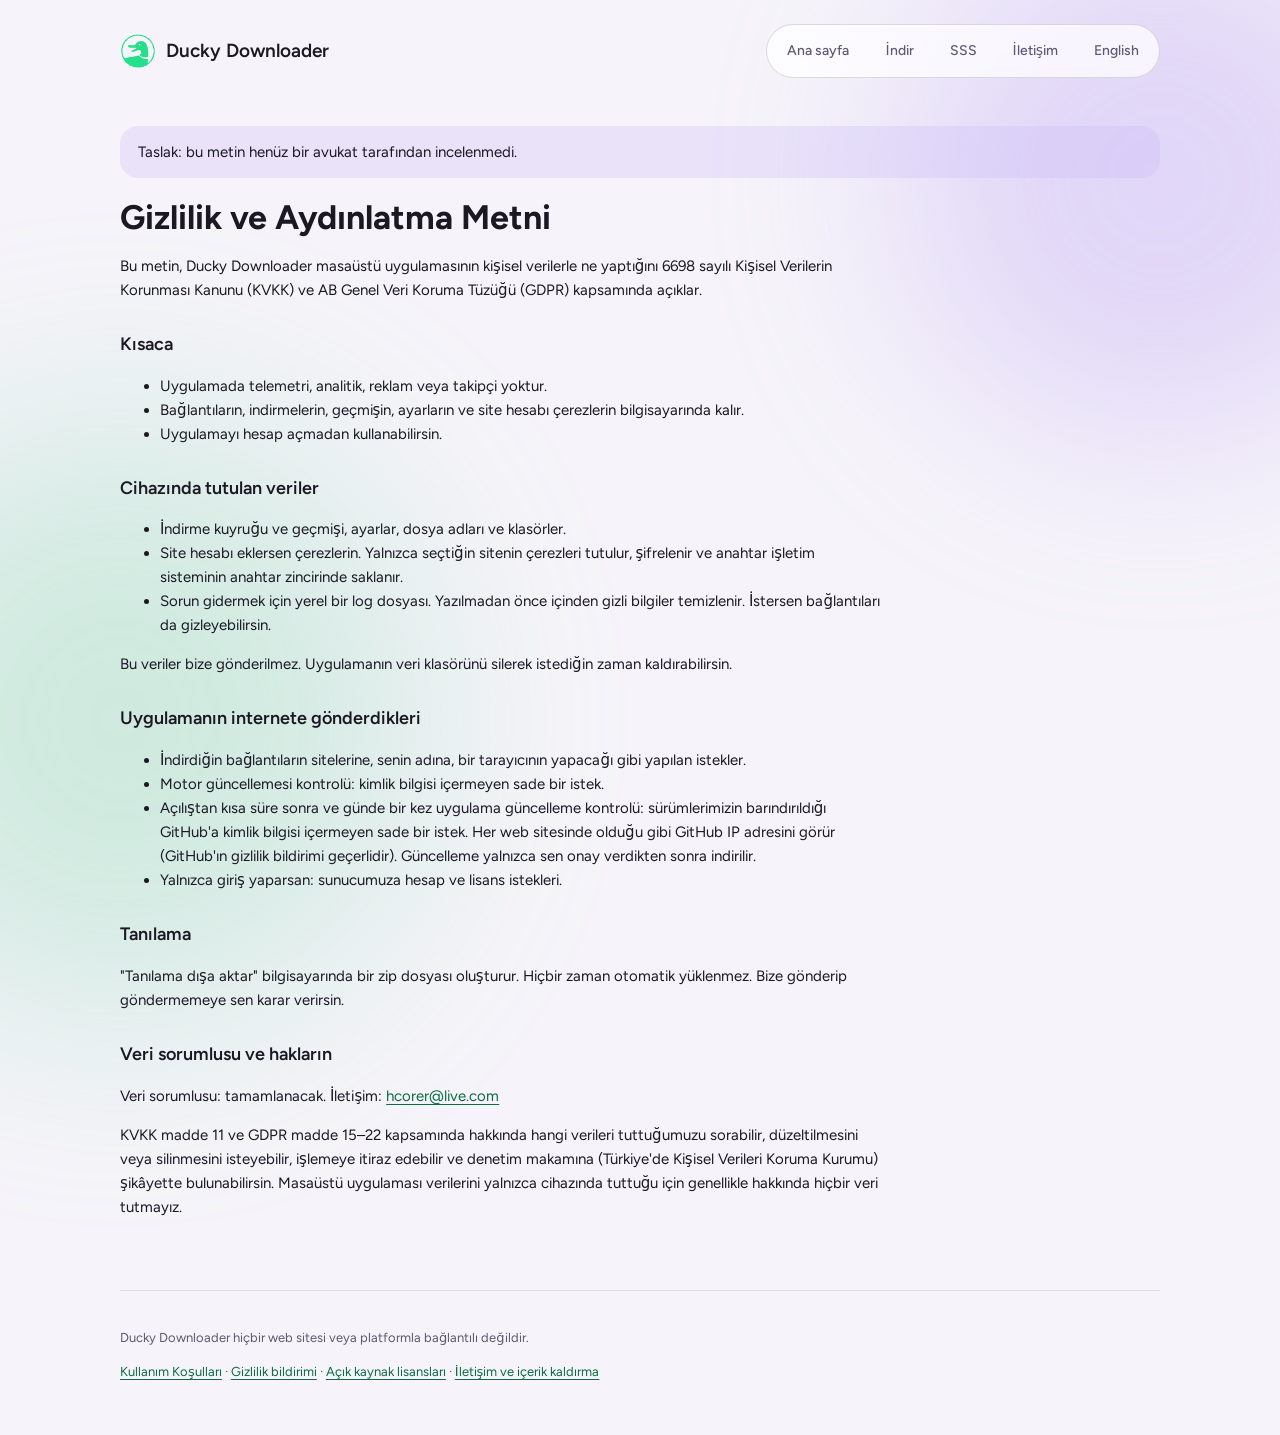
<file: tr/privacy.html>
<!doctype html>
<html lang="tr" data-theme="light">
<head>
<meta charset="utf-8">
<meta name="viewport" content="width=device-width, initial-scale=1">
<title>Gizlilik bildirimi · Ducky Downloader</title>
<meta name="description" content="Bağlantıyı yapıştırın, İndir'e basın. Ducky Downloader birçok siteden video ve sesi seçtiğiniz kalite ve biçimde bilgisayarınıza kaydeder.">
<meta http-equiv="Content-Security-Policy" content="default-src 'self'; img-src 'self'; style-src 'self'; font-src 'self'; script-src 'self'; base-uri 'none'; form-action 'none'">
<meta name="referrer" content="no-referrer">
<link rel="icon" href="../assets/logo.png">
<link rel="stylesheet" href="../assets/site.css">
<script src="../assets/theme.js"></script>
</head>
<body>
<a class="skip" href="#main">İçeriğe geç</a>
<div class="glow glow-lilac" aria-hidden="true"></div>
<div class="glow glow-mint" aria-hidden="true"></div>
<header class="header">
<a class="brand" href="index.html"><img src="../assets/logo.png" alt="" width="36" height="36"><span>Ducky Downloader</span></a>
<nav class="nav" aria-label="Ana sayfa"><a href="index.html">Ana sayfa</a><a href="download.html">İndir</a><a href="faq.html">SSS</a><a href="contact.html">İletişim</a><a href="../en/privacy.html" lang="en" hreflang="en">English</a></nav>
</header>
<main id="main" class="main">
<div class="notice" role="note">Taslak: bu metin henüz bir avukat tarafından incelenmedi.</div>
<article class="legal">
<h1>Gizlilik ve Aydınlatma Metni</h1>
<p>Bu metin, Ducky Downloader masaüstü uygulamasının kişisel verilerle ne yaptığını 6698 sayılı Kişisel Verilerin Korunması Kanunu (KVKK) ve AB Genel Veri Koruma Tüzüğü (GDPR) kapsamında açıklar.</p>
<h2>Kısaca</h2>
<ul><li>Uygulamada telemetri, analitik, reklam veya takipçi yoktur.</li><li>Bağlantıların, indirmelerin, geçmişin, ayarların ve site hesabı çerezlerin bilgisayarında kalır.</li><li>Uygulamayı hesap açmadan kullanabilirsin.</li></ul>
<h2>Cihazında tutulan veriler</h2>
<ul><li>İndirme kuyruğu ve geçmişi, ayarlar, dosya adları ve klasörler.</li><li>Site hesabı eklersen çerezlerin. Yalnızca seçtiğin sitenin çerezleri tutulur, şifrelenir ve anahtar işletim sisteminin anahtar zincirinde saklanır.</li><li>Sorun gidermek için yerel bir log dosyası. Yazılmadan önce içinden gizli bilgiler temizlenir. İstersen bağlantıları da gizleyebilirsin.</li></ul>
<p>Bu veriler bize gönderilmez. Uygulamanın veri klasörünü silerek istediğin zaman kaldırabilirsin.</p>
<h2>Uygulamanın internete gönderdikleri</h2>
<ul><li>İndirdiğin bağlantıların sitelerine, senin adına, bir tarayıcının yapacağı gibi yapılan istekler.</li><li>Motor güncellemesi kontrolü: kimlik bilgisi içermeyen sade bir istek.</li><li>Açılıştan kısa süre sonra ve günde bir kez uygulama güncelleme kontrolü: sürümlerimizin barındırıldığı GitHub'a kimlik bilgisi içermeyen sade bir istek. Her web sitesinde olduğu gibi GitHub IP adresini görür (GitHub'ın gizlilik bildirimi geçerlidir). Güncelleme yalnızca sen onay verdikten sonra indirilir.</li><li>Yalnızca giriş yaparsan: sunucumuza hesap ve lisans istekleri.</li></ul>
<h2>Tanılama</h2>
<p>&quot;Tanılama dışa aktar&quot; bilgisayarında bir zip dosyası oluşturur. Hiçbir zaman otomatik yüklenmez. Bize gönderip göndermemeye sen karar verirsin.</p>
<h2>Veri sorumlusu ve hakların</h2>
<p>Veri sorumlusu: tamamlanacak. İletişim: <a href="mailto:hcorer@live.com">hcorer@live.com</a></p>
<p>KVKK madde 11 ve GDPR madde 15–22 kapsamında hakkında hangi verileri tuttuğumuzu sorabilir, düzeltilmesini veya silinmesini isteyebilir, işlemeye itiraz edebilir ve denetim makamına (Türkiye'de Kişisel Verileri Koruma Kurumu) şikâyette bulunabilirsin. Masaüstü uygulaması verilerini yalnızca cihazında tuttuğu için genellikle hakkında hiçbir veri tutmayız.</p>
</article>
</main>
<footer class="footer">
<p>Ducky Downloader hiçbir web sitesi veya platformla bağlantılı değildir.</p>
<p><a href="terms.html">Kullanım Koşulları</a> · <a href="privacy.html">Gizlilik bildirimi</a> · <a href="licenses.html">Açık kaynak lisansları</a> · <a href="contact.html">İletişim ve içerik kaldırma</a></p>
</footer>
</body>
</html>
</file>
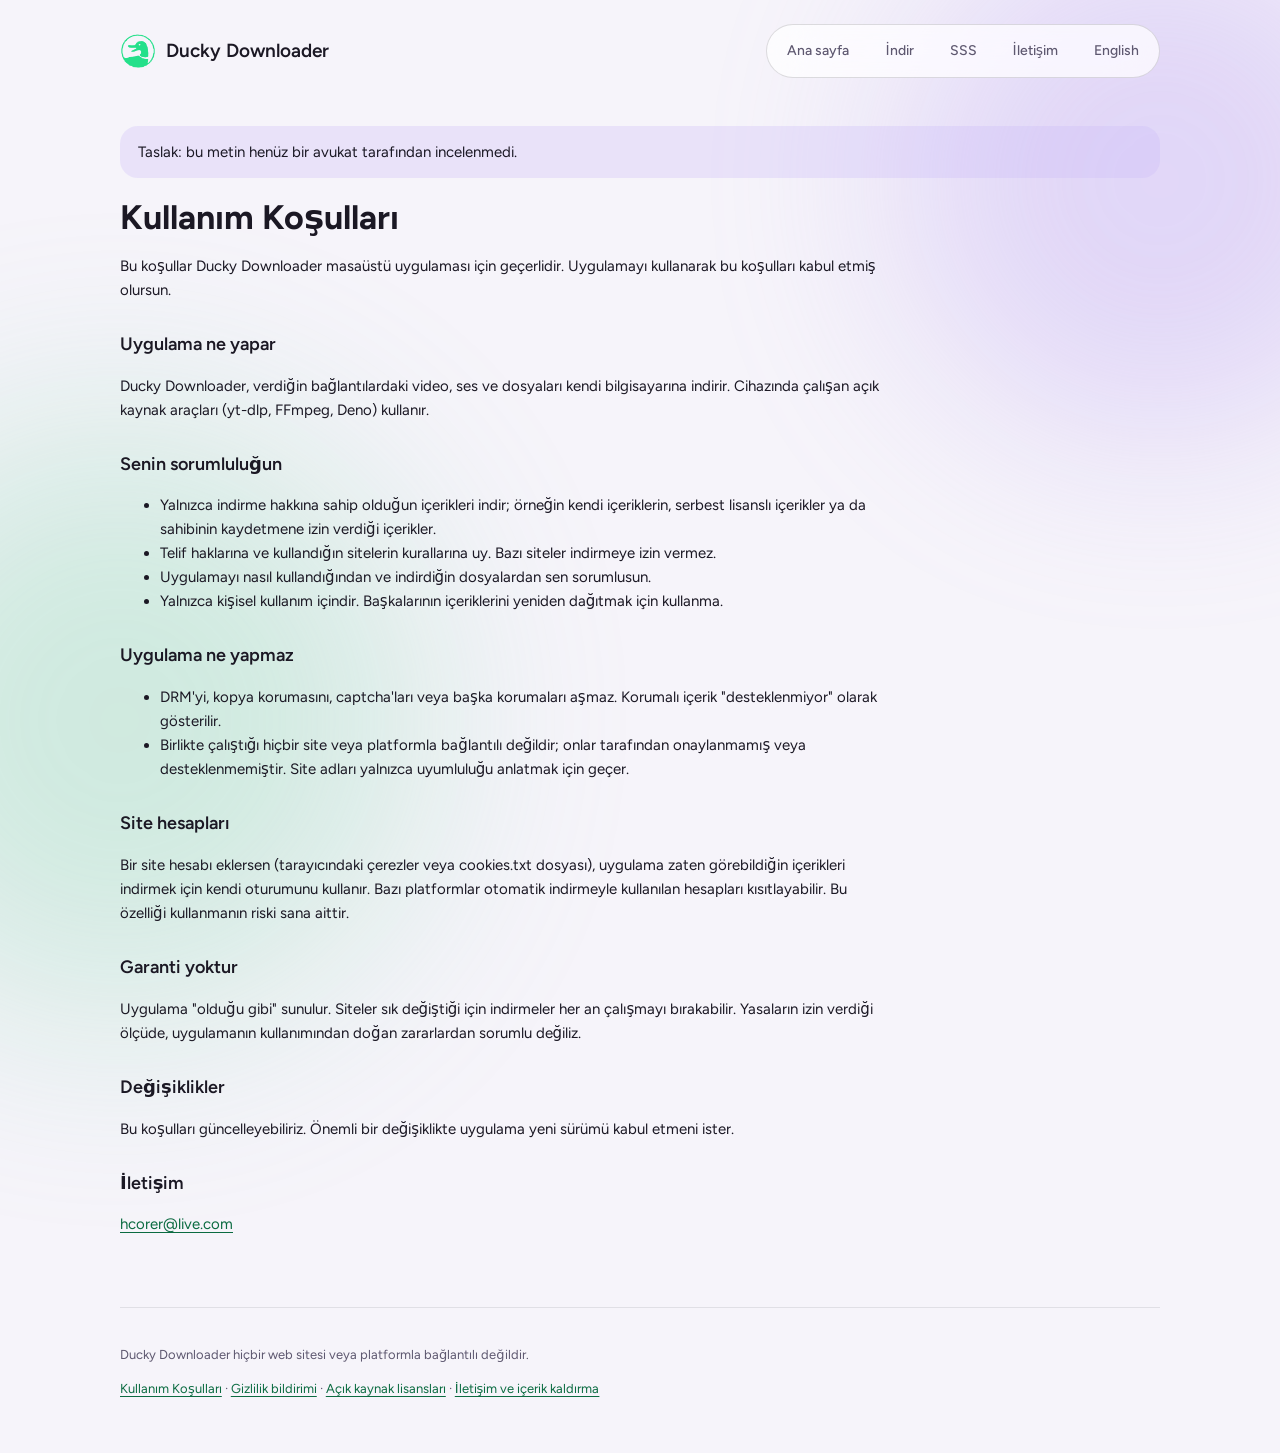
<file: tr/terms.html>
<!doctype html>
<html lang="tr" data-theme="light">
<head>
<meta charset="utf-8">
<meta name="viewport" content="width=device-width, initial-scale=1">
<title>Kullanım Koşulları · Ducky Downloader</title>
<meta name="description" content="Bağlantıyı yapıştırın, İndir'e basın. Ducky Downloader birçok siteden video ve sesi seçtiğiniz kalite ve biçimde bilgisayarınıza kaydeder.">
<meta http-equiv="Content-Security-Policy" content="default-src 'self'; img-src 'self'; style-src 'self'; font-src 'self'; script-src 'self'; base-uri 'none'; form-action 'none'">
<meta name="referrer" content="no-referrer">
<link rel="icon" href="../assets/logo.png">
<link rel="stylesheet" href="../assets/site.css">
<script src="../assets/theme.js"></script>
</head>
<body>
<a class="skip" href="#main">İçeriğe geç</a>
<div class="glow glow-lilac" aria-hidden="true"></div>
<div class="glow glow-mint" aria-hidden="true"></div>
<header class="header">
<a class="brand" href="index.html"><img src="../assets/logo.png" alt="" width="36" height="36"><span>Ducky Downloader</span></a>
<nav class="nav" aria-label="Ana sayfa"><a href="index.html">Ana sayfa</a><a href="download.html">İndir</a><a href="faq.html">SSS</a><a href="contact.html">İletişim</a><a href="../en/terms.html" lang="en" hreflang="en">English</a></nav>
</header>
<main id="main" class="main">
<div class="notice" role="note">Taslak: bu metin henüz bir avukat tarafından incelenmedi.</div>
<article class="legal">
<h1>Kullanım Koşulları</h1>
<p>Bu koşullar Ducky Downloader masaüstü uygulaması için geçerlidir. Uygulamayı kullanarak bu koşulları kabul etmiş olursun.</p>
<h2>Uygulama ne yapar</h2>
<p>Ducky Downloader, verdiğin bağlantılardaki video, ses ve dosyaları kendi bilgisayarına indirir. Cihazında çalışan açık kaynak araçları (yt-dlp, FFmpeg, Deno) kullanır.</p>
<h2>Senin sorumluluğun</h2>
<ul><li>Yalnızca indirme hakkına sahip olduğun içerikleri indir; örneğin kendi içeriklerin, serbest lisanslı içerikler ya da sahibinin kaydetmene izin verdiği içerikler.</li><li>Telif haklarına ve kullandığın sitelerin kurallarına uy. Bazı siteler indirmeye izin vermez.</li><li>Uygulamayı nasıl kullandığından ve indirdiğin dosyalardan sen sorumlusun.</li><li>Yalnızca kişisel kullanım içindir. Başkalarının içeriklerini yeniden dağıtmak için kullanma.</li></ul>
<h2>Uygulama ne yapmaz</h2>
<ul><li>DRM'yi, kopya korumasını, captcha'ları veya başka korumaları aşmaz. Korumalı içerik &quot;desteklenmiyor&quot; olarak gösterilir.</li><li>Birlikte çalıştığı hiçbir site veya platformla bağlantılı değildir; onlar tarafından onaylanmamış veya desteklenmemiştir. Site adları yalnızca uyumluluğu anlatmak için geçer.</li></ul>
<h2>Site hesapları</h2>
<p>Bir site hesabı eklersen (tarayıcındaki çerezler veya cookies.txt dosyası), uygulama zaten görebildiğin içerikleri indirmek için kendi oturumunu kullanır. Bazı platformlar otomatik indirmeyle kullanılan hesapları kısıtlayabilir. Bu özelliği kullanmanın riski sana aittir.</p>
<h2>Garanti yoktur</h2>
<p>Uygulama &quot;olduğu gibi&quot; sunulur. Siteler sık değiştiği için indirmeler her an çalışmayı bırakabilir. Yasaların izin verdiği ölçüde, uygulamanın kullanımından doğan zararlardan sorumlu değiliz.</p>
<h2>Değişiklikler</h2>
<p>Bu koşulları güncelleyebiliriz. Önemli bir değişiklikte uygulama yeni sürümü kabul etmeni ister.</p>
<h2>İletişim</h2>
<p><a href="mailto:hcorer@live.com">hcorer@live.com</a></p>
</article>
</main>
<footer class="footer">
<p>Ducky Downloader hiçbir web sitesi veya platformla bağlantılı değildir.</p>
<p><a href="terms.html">Kullanım Koşulları</a> · <a href="privacy.html">Gizlilik bildirimi</a> · <a href="licenses.html">Açık kaynak lisansları</a> · <a href="contact.html">İletişim ve içerik kaldırma</a></p>
</footer>
</body>
</html>
</file>
<file: assets/site.css>
@font-face{font-family:'Figtree';font-style:normal;font-weight:400;font-display:swap;src:url(fonts/figtree-400.woff2) format('woff2')}
@font-face{font-family:'Figtree';font-style:normal;font-weight:500;font-display:swap;src:url(fonts/figtree-500.woff2) format('woff2')}
@font-face{font-family:'Figtree';font-style:normal;font-weight:600;font-display:swap;src:url(fonts/figtree-600.woff2) format('woff2')}
@font-face{font-family:'Figtree';font-style:normal;font-weight:700;font-display:swap;src:url(fonts/figtree-700.woff2) format('woff2')}
/*
 * Design tokens (Master Prompt section 10.2). The only source of colors.
 * Default theme is `system`: ThemeProvider resolves it and sets data-theme.
 */

:root[data-theme='dark'] {
  color-scheme: dark;
  --ground: #100f18;
  --text: #f2f0f9;
  --text-2: #e4e1ee;
  --muted: #b2aec0;
  --placeholder: #a19db1;
  --mint: #9ee3bb;
  --mint-hover: #beebcf;
  --lilac: #cbb8f7;
  --ink-on-mint: #0b2519;
  --ink-on-lilac: #251a3a;
  --danger: #f8a4a1;
  --warn: #eccd8c;
  --glow-lilac: #baa0f3;
  --glow-mint: #7ad4a5;
  --surface-1: rgba(255, 255, 255, 0.05);
  --surface-2: rgba(255, 255, 255, 0.06);
  --surface-3: rgba(255, 255, 255, 0.09);
  --border-1: rgba(255, 255, 255, 0.05);
  --border-2: rgba(255, 255, 255, 0.08);
  --border-3: rgba(255, 255, 255, 0.16);
  --track: rgba(255, 255, 255, 0.1);
  --mint-tint: rgba(158, 227, 187, 0.09);
  --mint-border: rgba(158, 227, 187, 0.34);
  --mint-chip: rgba(158, 227, 187, 0.14);
  --mint-active: rgba(158, 227, 187, 0.2);
  --lilac-tint: rgba(203, 184, 247, 0.14);
  --popover-bg: rgba(40, 38, 54, 0.66);
  --overlay-bg: rgba(16, 15, 24, 0.42);
  --shadow-rail: 0 20px 50px rgba(0, 0, 0, 0.35);
  --shadow-popover: 0 30px 70px rgba(0, 0, 0, 0.5);

  /* Aliases: mint/lilac used as text or icon color. Dark uses the accent itself. */
  --mint-text: var(--mint);
  --lilac-text: var(--lilac);
  --glow-lilac-opacity: 0.3;
  --glow-mint-opacity: 0.2;
}

:root[data-theme='light'] {
  color-scheme: light;
  --ground: #f6f4fa;
  --text: #1b1824;
  --text-2: #2b2738;
  --muted: #5e5870;
  --placeholder: #7a748c;
  --mint: #9ee3bb;
  --mint-hover: #86d6a8;
  --mint-text: #0b6b41;
  --lilac: #cbb8f7;
  --lilac-text: #5b2fc9;
  --ink-on-mint: #0b2519;
  --ink-on-lilac: #251a3a;
  --danger: #a12f2f;
  --warn: #7e5403;
  --glow-lilac: #baa0f3;
  --glow-mint: #7ad4a5;
  --surface-1: rgba(20, 16, 24, 0.04);
  --surface-2: rgba(20, 16, 24, 0.05);
  --surface-3: rgba(255, 255, 255, 0.72);
  --border-1: rgba(20, 16, 24, 0.06);
  --border-2: rgba(20, 16, 24, 0.09);
  --border-3: rgba(20, 16, 24, 0.14);
  --track: rgba(20, 16, 24, 0.1);
  --mint-tint: rgba(158, 227, 187, 0.22);
  --mint-border: rgba(11, 107, 65, 0.32);
  --mint-chip: rgba(158, 227, 187, 0.3);
  --mint-active: rgba(158, 227, 187, 0.42);
  --lilac-tint: rgba(203, 184, 247, 0.3);
  --popover-bg: rgba(255, 255, 255, 0.78);
  --overlay-bg: rgba(246, 244, 250, 0.5);
  --shadow-rail: 0 20px 50px rgba(46, 32, 74, 0.16);
  --shadow-popover: 0 30px 70px rgba(46, 32, 74, 0.22);

  --glow-lilac-opacity: 0.35;
  --glow-mint-opacity: 0.3;
}

/* Shape, type and motion (section 10.3 / 10.4). */
:root {
  --font: 'Figtree', 'Segoe UI', system-ui, sans-serif;

  --radius-rail: 30px;
  --radius-popover: 24px;
  --radius-card: 22px;
  --radius-group: 20px;
  --radius-row: 18px;
  --radius-small: 16px;
  --radius-inner: 14px;
  --radius-select: 12px;
  --radius-pill: 999px;

  --h-hero: 64px;
  --h-primary: 54px;
  --h-rail: 52px;
  --h-option: 44px;
  --h-inline: 40px;

  --fs-title: 22px;
  --fs-brand: 19px;
  --fs-input: 16px;
  --fs-body: 15px;
  --fs-label: 14px;
  --fs-caption: 13px;
  --fs-chip: 12px;

  --motion: 180ms ease-out;
}

@media (prefers-reduced-motion: reduce) {
  :root {
    --motion: 0ms linear;
  }
}

/* Website styles. Colors come only from the app's tokens (prepended at build). */
*,
*::before,
*::after {
  box-sizing: border-box;
}

body {
  margin: 0;
  min-height: 100vh;
  background: var(--ground);
  color: var(--text);
  font-family: var(--font);
  font-size: var(--fs-body);
  line-height: 1.6;
  overflow-x: hidden;
}

a {
  color: var(--mint-text);
  text-underline-offset: 3px;
}

a:focus-visible,
summary:focus-visible {
  outline: 2px solid var(--mint-text);
  outline-offset: 3px;
  border-radius: var(--radius-select);
}

.skip {
  position: absolute;
  left: -9999px;
}

.skip:focus {
  left: 16px;
  top: 16px;
  z-index: 10;
  padding: 8px 14px;
  background: var(--surface-3);
  border-radius: var(--radius-small);
}

.glow {
  position: fixed;
  z-index: -1;
  border-radius: 50%;
  pointer-events: none;
}

.glow-lilac {
  top: -80px;
  right: -140px;
  width: 520px;
  height: 520px;
  background: var(--glow-lilac);
  opacity: var(--glow-lilac-opacity, 0.3);
  filter: blur(96px);
}

.glow-mint {
  bottom: -120px;
  left: -180px;
  width: 600px;
  height: 600px;
  background: var(--glow-mint);
  opacity: var(--glow-mint-opacity, 0.2);
  filter: blur(110px);
}

.header,
.main,
.footer {
  width: min(1040px, 100% - 32px);
  margin: 0 auto;
}

.header {
  display: flex;
  flex-wrap: wrap;
  align-items: center;
  justify-content: space-between;
  gap: 12px;
  padding: 24px 0;
}

.brand {
  display: inline-flex;
  align-items: center;
  gap: 10px;
  min-height: var(--h-option);
  color: var(--text);
  font-size: var(--fs-brand);
  font-weight: 600;
  text-decoration: none;
}

.nav {
  display: flex;
  flex-wrap: wrap;
  gap: 4px;
  padding: 4px;
  background: var(--surface-3);
  border: 1px solid var(--border-3);
  border-radius: var(--radius-pill);
  backdrop-filter: blur(24px) saturate(150%);
}

.nav a {
  display: inline-flex;
  align-items: center;
  min-height: var(--h-option);
  padding: 0 16px;
  color: var(--muted);
  font-size: var(--fs-label);
  font-weight: 500;
  text-decoration: none;
  border-radius: var(--radius-pill);
}

.nav a[aria-current='page'] {
  background: var(--mint-active);
  color: var(--mint-text);
}

.main {
  padding: 24px 0 56px;
}

h1 {
  margin: 0 0 12px;
  font-size: 34px;
  font-weight: 700;
  line-height: 1.2;
}

h2 {
  margin: 0 0 6px;
  font-size: 18px;
  font-weight: 600;
}

.hero {
  max-width: 680px;
  padding: 32px 0 40px;
}

.hero h1 {
  font-size: 42px;
}

.lead {
  margin: 0 0 20px;
  color: var(--text-2);
  font-size: 18px;
}

.muted {
  color: var(--muted);
  font-size: var(--fs-label);
}

.button {
  display: inline-flex;
  align-items: center;
  justify-content: center;
  min-height: var(--h-primary);
  padding: 0 28px;
  border-radius: var(--radius-card);
  font-weight: 600;
  text-decoration: none;
}

.button.primary {
  background: var(--mint);
  color: var(--ink-on-mint);
}

.button.primary:hover {
  background: var(--mint-hover);
}

.card {
  padding: 22px 24px;
  background: var(--surface-1);
  border: 1px solid var(--border-1);
  border-radius: var(--radius-card);
}

.features {
  display: grid;
  grid-template-columns: repeat(auto-fill, minmax(280px, 1fr));
  gap: 14px;
  margin: 0 0 36px;
  padding: 0;
  list-style: none;
}

.features p,
.card p {
  margin: 0;
  color: var(--text-2);
}

.note {
  color: var(--muted);
  font-size: var(--fs-label);
}

.notice {
  margin: 0 0 20px;
  padding: 14px 18px;
  background: var(--lilac-tint);
  border-radius: var(--radius-row);
  color: var(--text);
}

.downloads {
  display: flex;
  flex-direction: column;
  gap: 14px;
  margin: 20px 0;
  padding: 0;
  list-style: none;
}

.download {
  display: flex;
  flex-wrap: wrap;
  align-items: center;
  justify-content: space-between;
  gap: 14px;
}

.faq {
  display: flex;
  flex-direction: column;
  gap: 10px;
}

.faq summary {
  display: flex;
  align-items: center;
  min-height: var(--h-option);
  cursor: pointer;
  font-weight: 600;
}

.faq details p {
  margin-top: 8px;
}

.legal {
  max-width: 760px;
}

.legal h2 {
  margin-top: 28px;
}

.notices {
  max-height: 70vh;
  overflow: auto;
  padding: 18px;
  background: var(--surface-2);
  border: 1px solid var(--border-2);
  border-radius: var(--radius-inner);
  font-family: var(--font);
  font-size: var(--fs-caption);
  white-space: pre-wrap;
  overflow-wrap: anywhere;
}

.footer {
  padding: 24px 0 40px;
  border-top: 1px solid var(--border-2);
  color: var(--muted);
  font-size: var(--fs-caption);
}

@media (max-width: 600px) {
  .nav {
    border-radius: var(--radius-rail);
  }

  h1,
  .hero h1 {
    font-size: 30px;
  }
}
</file>
